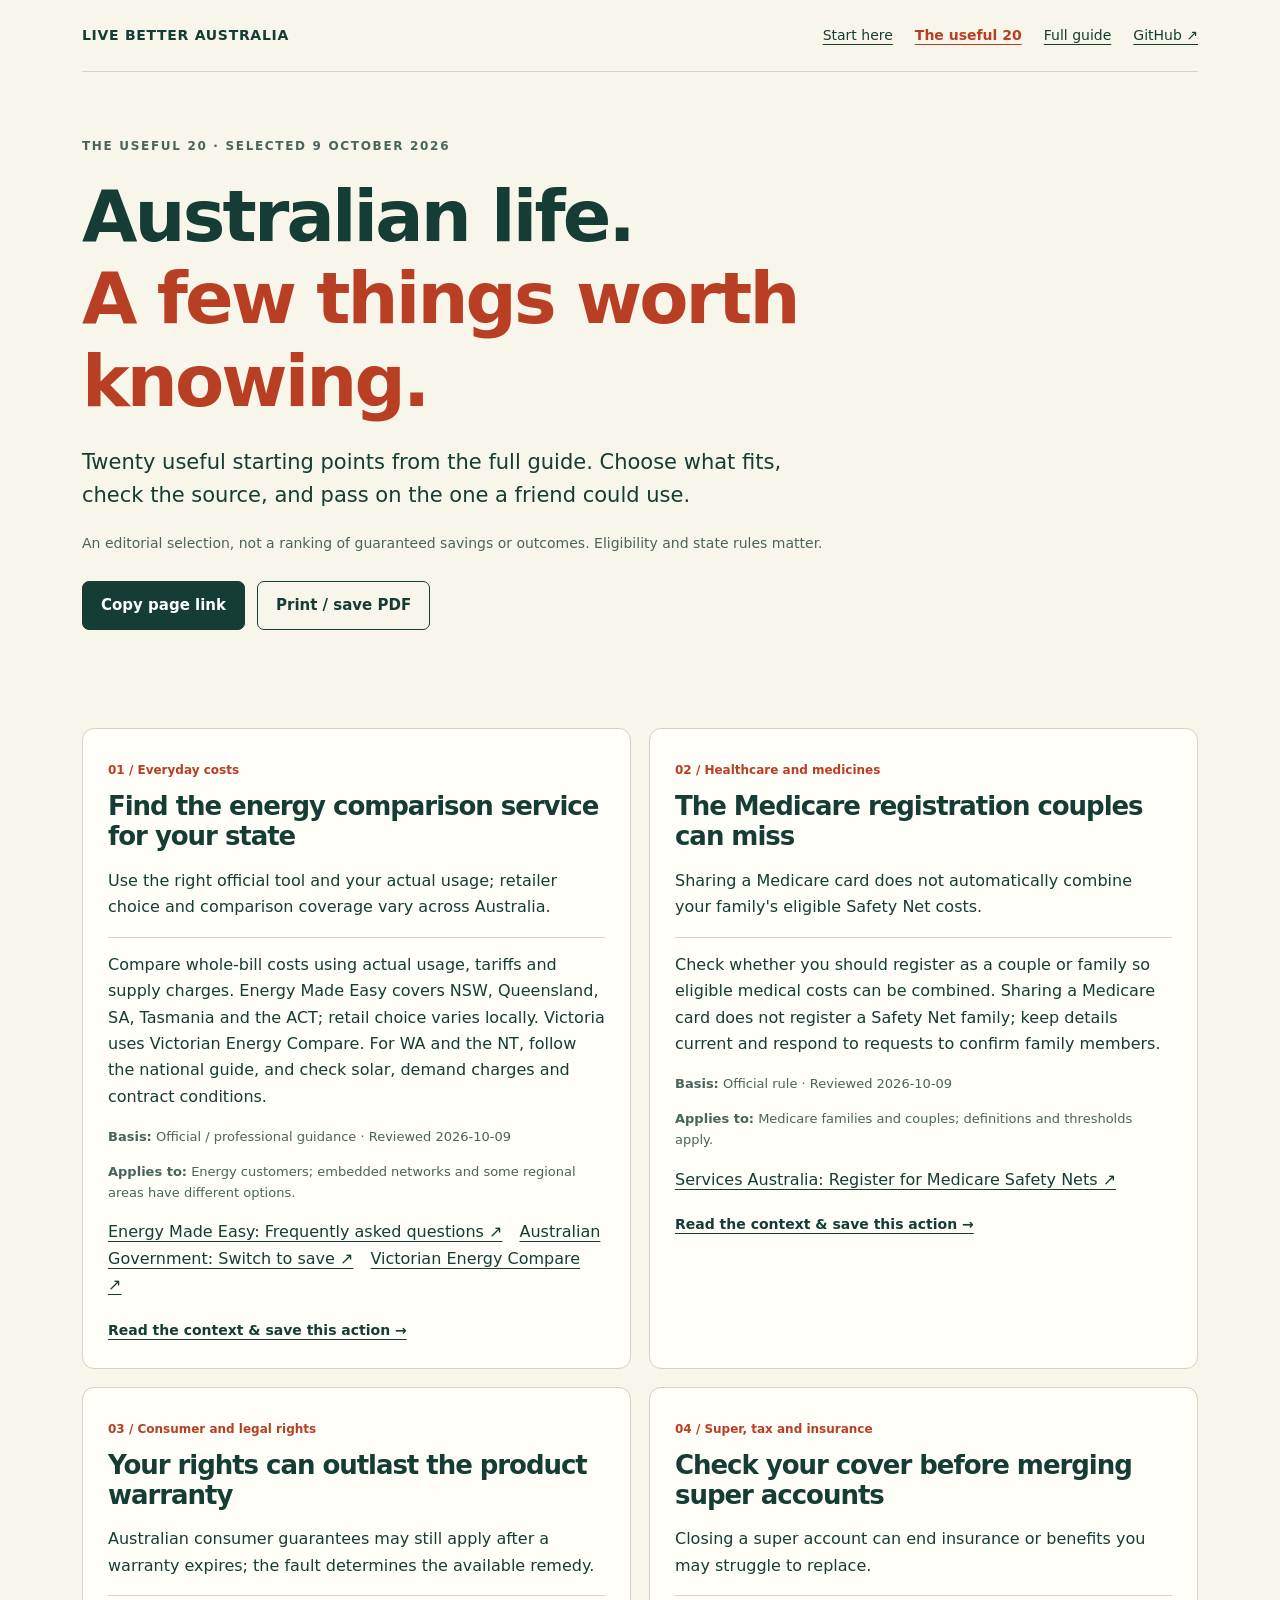
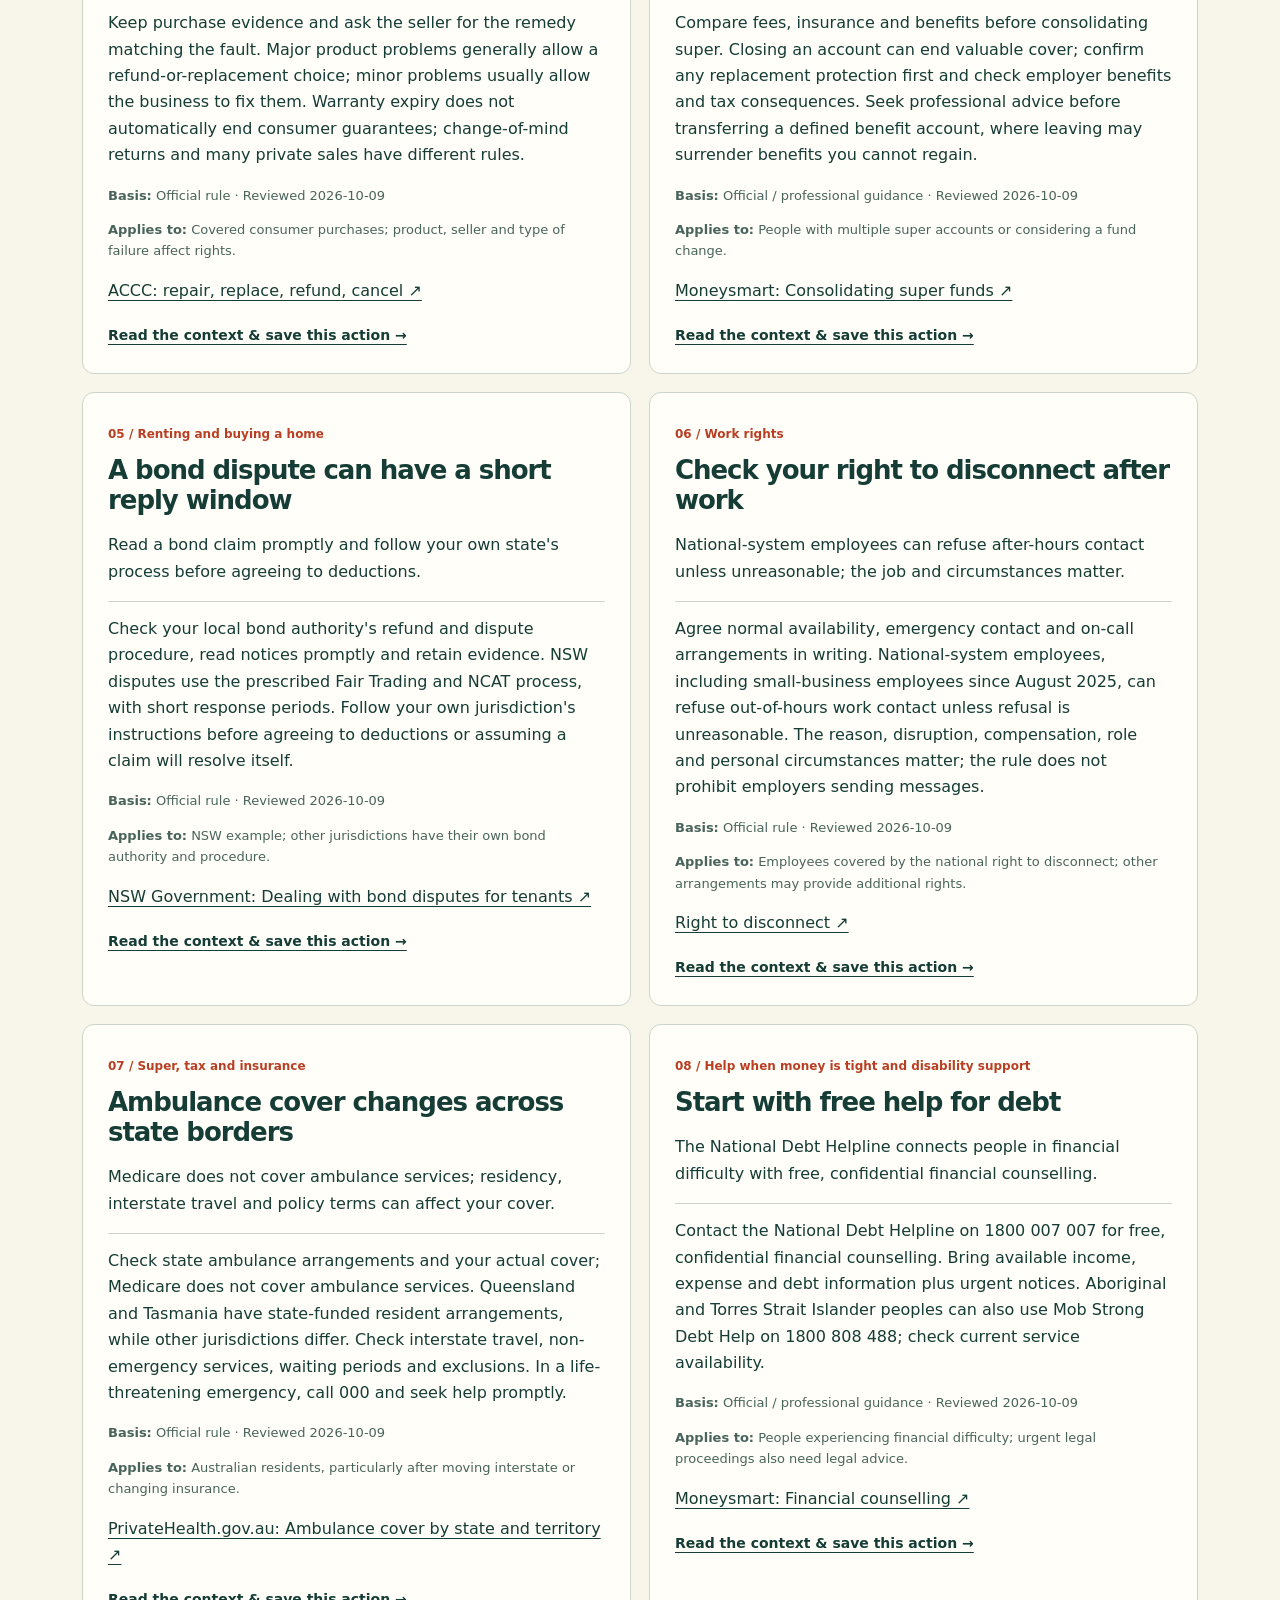
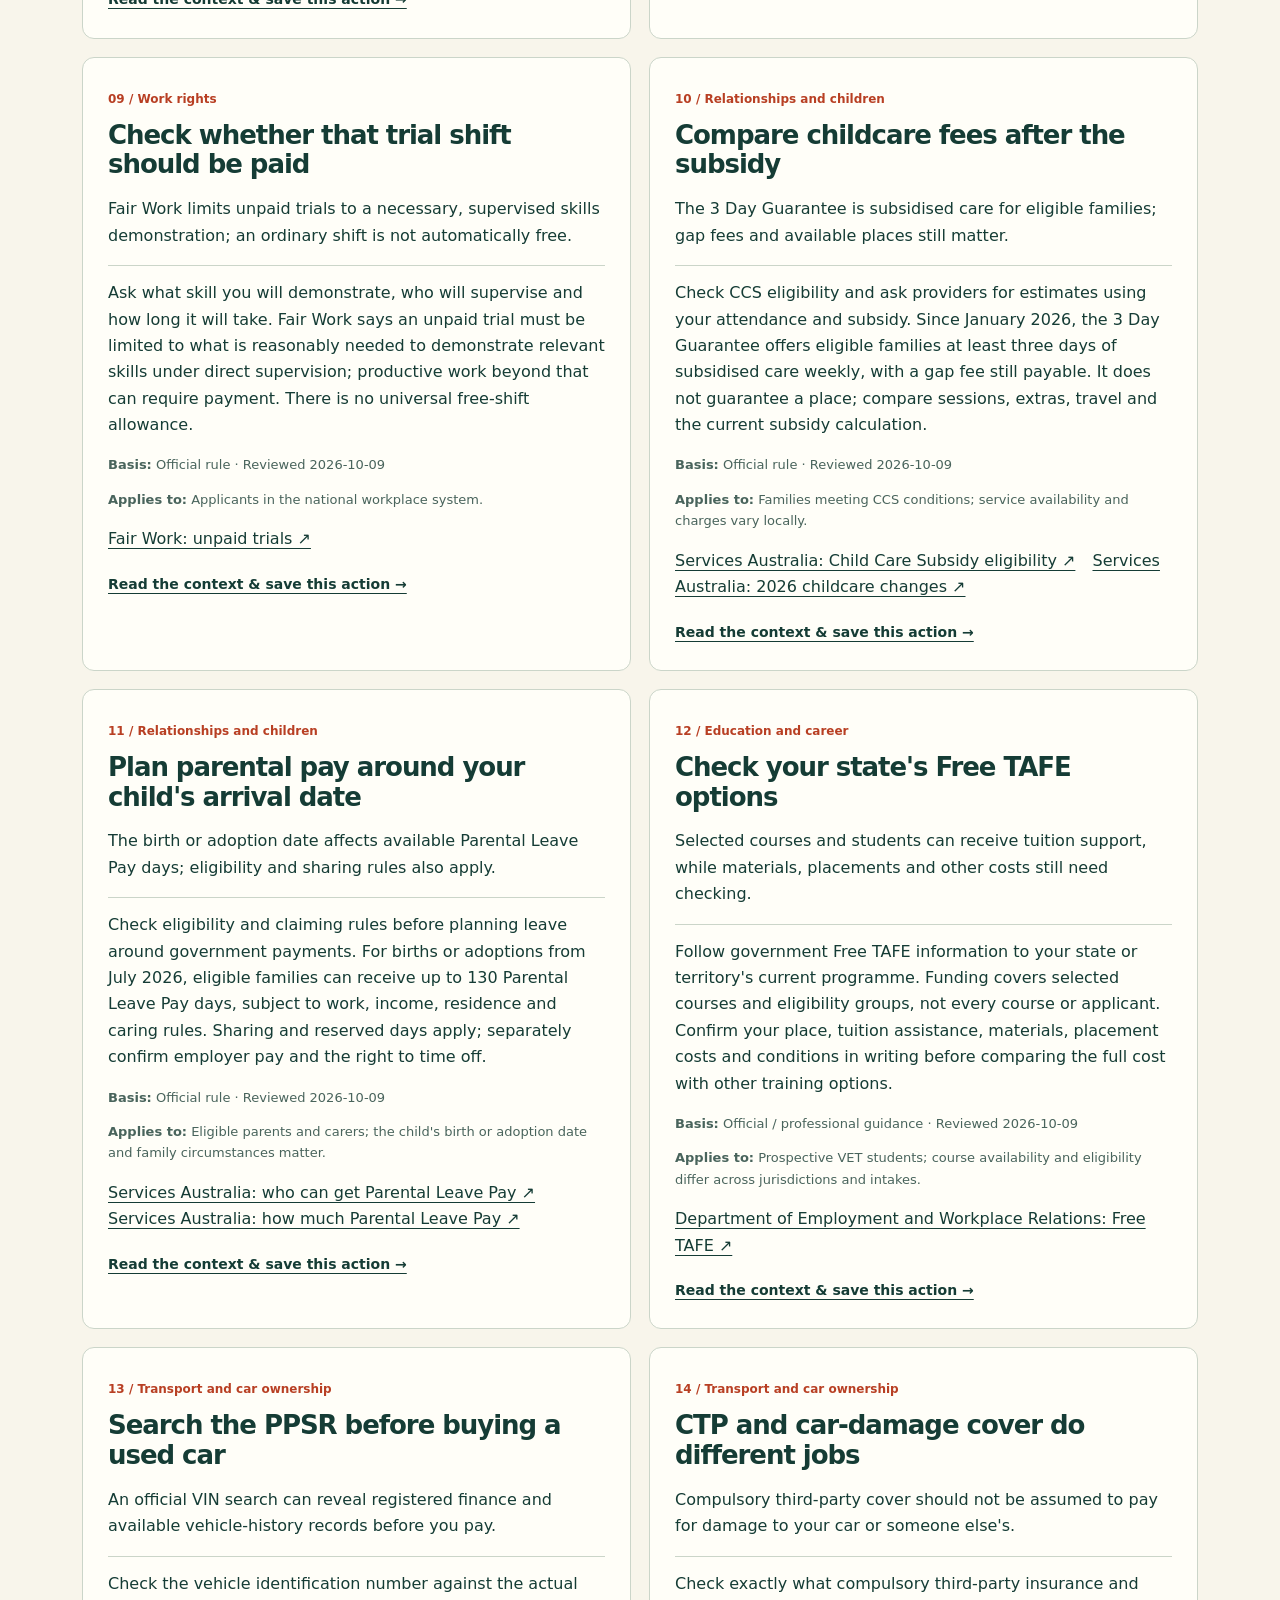
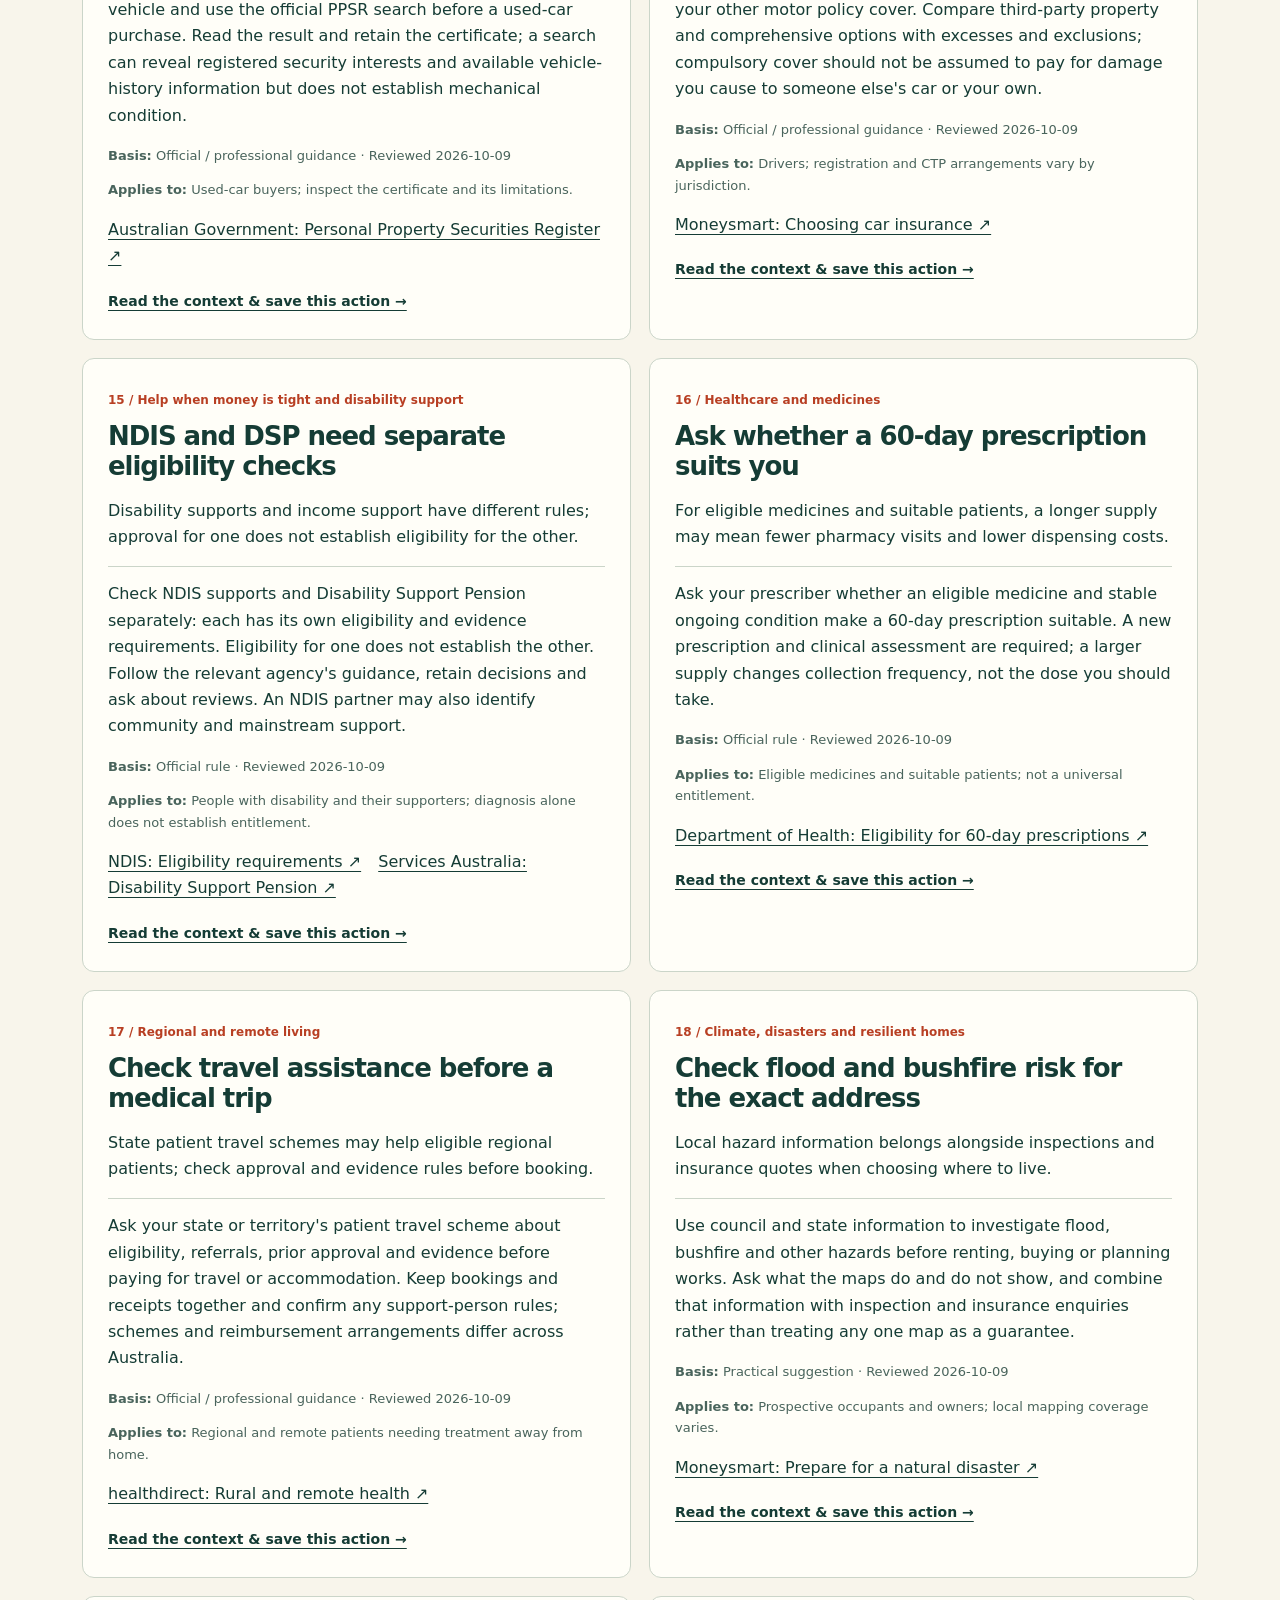
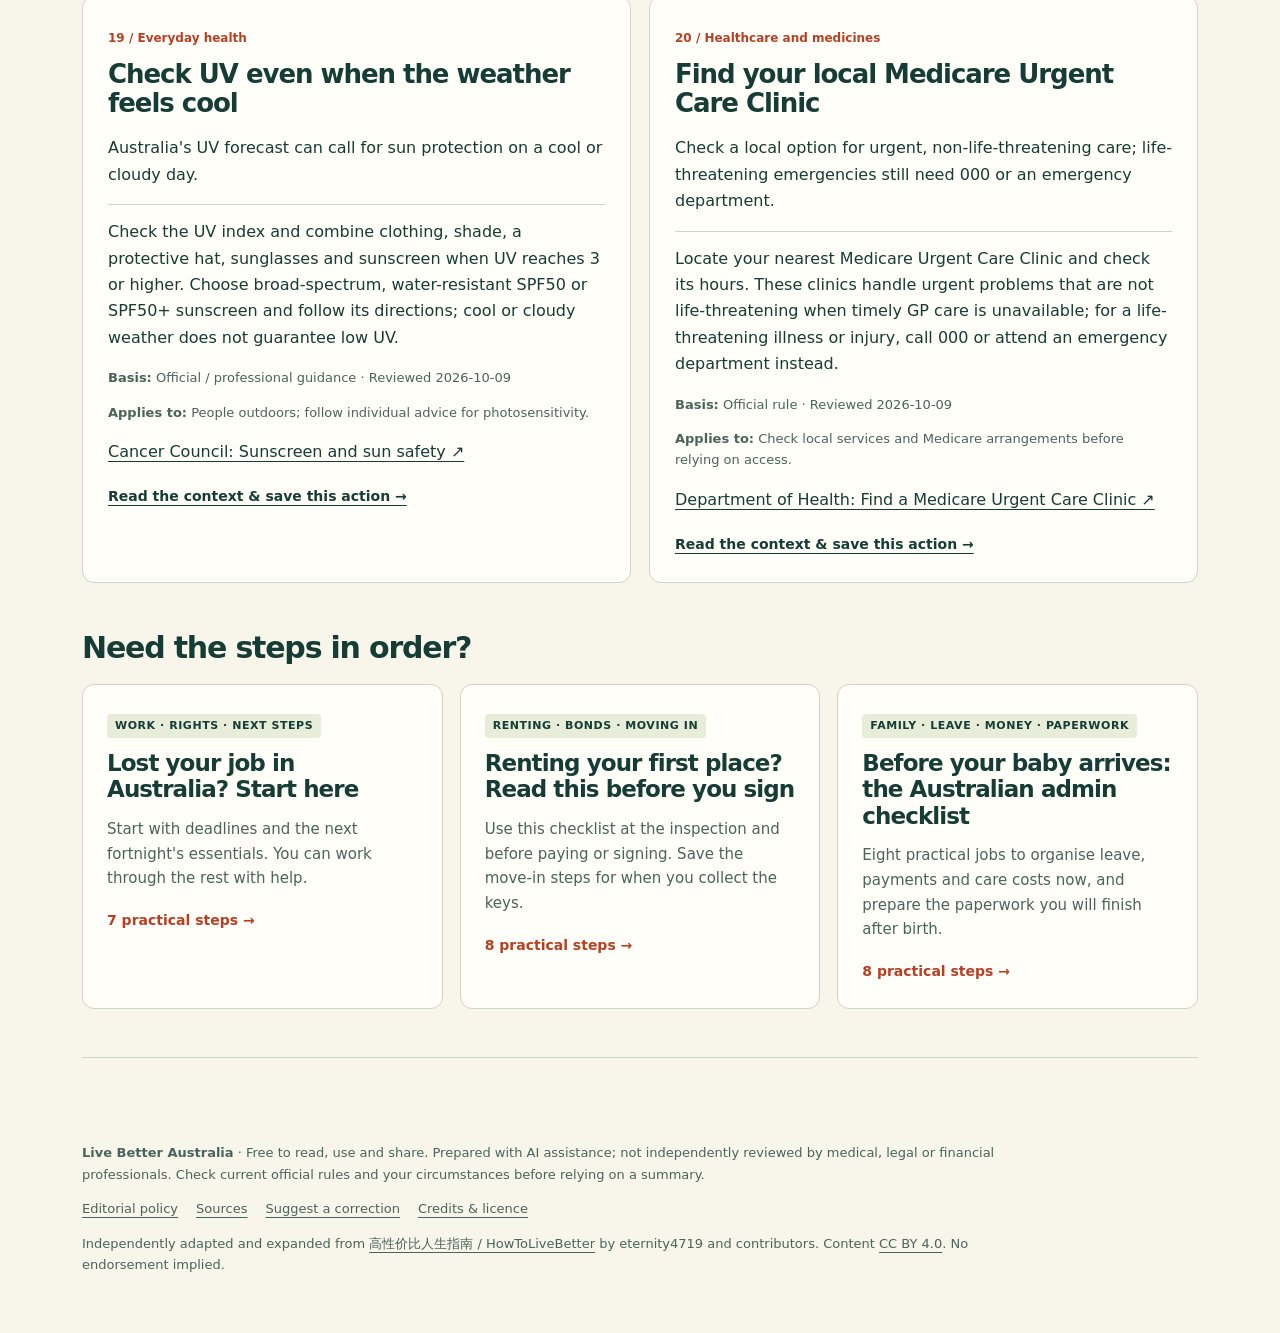
<file: 20-useful-things.html>
<!doctype html><html lang="en-AU"><head><meta charset="utf-8"><meta name="viewport" content="width=device-width,initial-scale=1"><title>20 useful things to know in Australia — Live Better Australia</title><meta name="description" content="A practical starting point for bills, work, housing, healthcare and family admin, with Australian sources and scope notes."><link rel="canonical" href="https://gerrygao1995-coder.github.io/live-better-australia/20-useful-things.html"><meta property="og:type" content="website"><meta property="og:locale" content="en_AU"><meta property="og:title" content="20 useful things to know in Australia"><meta property="og:description" content="A practical starting point for bills, work, housing, healthcare and family admin, with Australian sources and scope notes."><meta property="og:url" content="https://gerrygao1995-coder.github.io/live-better-australia/20-useful-things.html"><meta property="og:image" content="https://gerrygao1995-coder.github.io/live-better-australia/social-preview.png"><meta name="twitter:card" content="summary_large_image"><link rel="stylesheet" href="site.css"></head><body data-page=""><a class="skip" href="#main">Skip to content</a><div class="wrap"><nav class="nav" aria-label="Main navigation"><a class="brand" href="index.html">LIVE BETTER AUSTRALIA</a><div class="nav-links"><a href="start-here.html" >Start here</a><a href="20-useful-things.html" aria-current="page">The useful 20</a><a href="index.html#explore">Full guide</a><a href="https://github.com/gerrygao1995-coder/live-better-australia">GitHub ↗</a></div></nav><main id="main"><header class="hero"><div class="eyebrow">The useful 20 · Selected 9 October 2026</div><h1>Australian life.<br><em>A few things worth knowing.</em></h1><p class="lede">Twenty useful starting points from the full guide. Choose what fits, check the source, and pass on the one a friend could use.</p><p class="note">An editorial selection, not a ranking of guaranteed savings or outcomes. Eligibility and state rules matter.</p><div class="buttons no-print"><button class="button" id="share" type="button">Copy page link</button><button class="button secondary" type="button" data-print>Print / save PDF</button></div><p id="share-status" class="status" role="status" aria-live="polite"></p><input id="share-url" class="copy-field" aria-label="Page link to copy" readonly hidden value="https://gerrygao1995-coder.github.io/live-better-australia/20-useful-things.html"></header><div class="featured-grid"><article class="feature" id="au-0075"><span class="number">01 / Everyday costs</span><h2>Find the energy comparison service for your state</h2><p>Use the right official tool and your actual usage; retailer choice and comparison coverage vary across Australia.</p><p class="action">Compare whole-bill costs using actual usage, tariffs and supply charges. Energy Made Easy covers NSW, Queensland, SA, Tasmania and the ACT; retail choice varies locally. Victoria uses Victorian Energy Compare. For WA and the NT, follow the national guide, and check solar, demand charges and contract conditions.</p><p class="scope"><strong>Basis:</strong> Official / professional guidance · Reviewed 2026-10-09</p><p class="scope"><strong>Applies to:</strong> Energy customers; embedded networks and some regional areas have different options.</p><p class="source-links"><a href="https://www.energymadeeasy.gov.au/frequently-asked-questions">Energy Made Easy: Frequently asked questions ↗</a> <a href="https://www.energy.gov.au/households/find-the-best-energy-deal">Australian Government: Switch to save ↗</a> <a href="https://compare.energy.vic.gov.au/">Victorian Energy Compare ↗</a></p><a class="read" href="index.html#au-0075">Read the context & save this action →</a></article><article class="feature" id="au-0038"><span class="number">02 / Healthcare and medicines</span><h2>The Medicare registration couples can miss</h2><p>Sharing a Medicare card does not automatically combine your family&#39;s eligible Safety Net costs.</p><p class="action">Check whether you should register as a couple or family so eligible medical costs can be combined. Sharing a Medicare card does not register a Safety Net family; keep details current and respond to requests to confirm family members.</p><p class="scope"><strong>Basis:</strong> Official rule · Reviewed 2026-10-09</p><p class="scope"><strong>Applies to:</strong> Medicare families and couples; definitions and thresholds apply.</p><p class="source-links"><a href="https://www.servicesaustralia.gov.au/how-to-register-for-medicare-safety-nets?context=22001">Services Australia: Register for Medicare Safety Nets ↗</a></p><a class="read" href="index.html#au-0038">Read the context & save this action →</a></article><article class="feature" id="au-0235"><span class="number">03 / Consumer and legal rights</span><h2>Your rights can outlast the product warranty</h2><p>Australian consumer guarantees may still apply after a warranty expires; the fault determines the available remedy.</p><p class="action">Keep purchase evidence and ask the seller for the remedy matching the fault. Major product problems generally allow a refund-or-replacement choice; minor problems usually allow the business to fix them. Warranty expiry does not automatically end consumer guarantees; change-of-mind returns and many private sales have different rules.</p><p class="scope"><strong>Basis:</strong> Official rule · Reviewed 2026-10-09</p><p class="scope"><strong>Applies to:</strong> Covered consumer purchases; product, seller and type of failure affect rights.</p><p class="source-links"><a href="https://www.accc.gov.au/consumers/problem-with-a-product-or-service-you-bought/repair-replace-refund-cancel">ACCC: repair, replace, refund, cancel ↗</a></p><a class="read" href="index.html#au-0235">Read the context & save this action →</a></article><article class="feature" id="au-0128"><span class="number">04 / Super, tax and insurance</span><h2>Check your cover before merging super accounts</h2><p>Closing a super account can end insurance or benefits you may struggle to replace.</p><p class="action">Compare fees, insurance and benefits before consolidating super. Closing an account can end valuable cover; confirm any replacement protection first and check employer benefits and tax consequences. Seek professional advice before transferring a defined benefit account, where leaving may surrender benefits you cannot regain.</p><p class="scope"><strong>Basis:</strong> Official / professional guidance · Reviewed 2026-10-09</p><p class="scope"><strong>Applies to:</strong> People with multiple super accounts or considering a fund change.</p><p class="source-links"><a href="https://moneysmart.gov.au/how-super-works/consolidating-super-funds">Moneysmart: Consolidating super funds ↗</a></p><a class="read" href="index.html#au-0128">Read the context & save this action →</a></article><article class="feature" id="au-0094"><span class="number">05 / Renting and buying a home</span><h2>A bond dispute can have a short reply window</h2><p>Read a bond claim promptly and follow your own state&#39;s process before agreeing to deductions.</p><p class="action">Check your local bond authority&#39;s refund and dispute procedure, read notices promptly and retain evidence. NSW disputes use the prescribed Fair Trading and NCAT process, with short response periods. Follow your own jurisdiction&#39;s instructions before agreeing to deductions or assuming a claim will resolve itself.</p><p class="scope"><strong>Basis:</strong> Official rule · Reviewed 2026-10-09</p><p class="scope"><strong>Applies to:</strong> NSW example; other jurisdictions have their own bond authority and procedure.</p><p class="source-links"><a href="https://www.nsw.gov.au/housing-and-construction/renting-a-place-to-live/residential-rental-bonds/dealing-bond-disputes-for-tenants">NSW Government: Dealing with bond disputes for tenants ↗</a></p><a class="read" href="index.html#au-0094">Read the context & save this action →</a></article><article class="feature" id="au-0168"><span class="number">06 / Work rights</span><h2>Check your right to disconnect after work</h2><p>National-system employees can refuse after-hours contact unless unreasonable; the job and circumstances matter.</p><p class="action">Agree normal availability, emergency contact and on-call arrangements in writing. National-system employees, including small-business employees since August 2025, can refuse out-of-hours work contact unless refusal is unreasonable. The reason, disruption, compensation, role and personal circumstances matter; the rule does not prohibit employers sending messages.</p><p class="scope"><strong>Basis:</strong> Official rule · Reviewed 2026-10-09</p><p class="scope"><strong>Applies to:</strong> Employees covered by the national right to disconnect; other arrangements may provide additional rights.</p><p class="source-links"><a href="https://www.fairwork.gov.au/employment-conditions/right-to-disconnect">Right to disconnect ↗</a></p><a class="read" href="index.html#au-0168">Read the context & save this action →</a></article><article class="feature" id="au-0132"><span class="number">07 / Super, tax and insurance</span><h2>Ambulance cover changes across state borders</h2><p>Medicare does not cover ambulance services; residency, interstate travel and policy terms can affect your cover.</p><p class="action">Check state ambulance arrangements and your actual cover; Medicare does not cover ambulance services. Queensland and Tasmania have state-funded resident arrangements, while other jurisdictions differ. Check interstate travel, non-emergency services, waiting periods and exclusions. In a life-threatening emergency, call 000 and seek help promptly.</p><p class="scope"><strong>Basis:</strong> Official rule · Reviewed 2026-10-09</p><p class="scope"><strong>Applies to:</strong> Australian residents, particularly after moving interstate or changing insurance.</p><p class="source-links"><a href="https://privatehealth.gov.au/health_insurance/what_is_covered/ambulance.htm">PrivateHealth.gov.au: Ambulance cover by state and territory ↗</a></p><a class="read" href="index.html#au-0132">Read the context & save this action →</a></article><article class="feature" id="au-0148"><span class="number">08 / Help when money is tight and disability support</span><h2>Start with free help for debt</h2><p>The National Debt Helpline connects people in financial difficulty with free, confidential financial counselling.</p><p class="action">Contact the National Debt Helpline on 1800 007 007 for free, confidential financial counselling. Bring available income, expense and debt information plus urgent notices. Aboriginal and Torres Strait Islander peoples can also use Mob Strong Debt Help on 1800 808 488; check current service availability.</p><p class="scope"><strong>Basis:</strong> Official / professional guidance · Reviewed 2026-10-09</p><p class="scope"><strong>Applies to:</strong> People experiencing financial difficulty; urgent legal proceedings also need legal advice.</p><p class="source-links"><a href="https://moneysmart.gov.au/managing-debt/financial-counselling">Moneysmart: Financial counselling ↗</a></p><a class="read" href="index.html#au-0148">Read the context & save this action →</a></article><article class="feature" id="au-0171"><span class="number">09 / Work rights</span><h2>Check whether that trial shift should be paid</h2><p>Fair Work limits unpaid trials to a necessary, supervised skills demonstration; an ordinary shift is not automatically free.</p><p class="action">Ask what skill you will demonstrate, who will supervise and how long it will take. Fair Work says an unpaid trial must be limited to what is reasonably needed to demonstrate relevant skills under direct supervision; productive work beyond that can require payment. There is no universal free-shift allowance.</p><p class="scope"><strong>Basis:</strong> Official rule · Reviewed 2026-10-09</p><p class="scope"><strong>Applies to:</strong> Applicants in the national workplace system.</p><p class="source-links"><a href="https://www.fairwork.gov.au/starting-employment/unpaid-work/unpaid-trials">Fair Work: unpaid trials ↗</a></p><a class="read" href="index.html#au-0171">Read the context & save this action →</a></article><article class="feature" id="au-0202"><span class="number">10 / Relationships and children</span><h2>Compare childcare fees after the subsidy</h2><p>The 3 Day Guarantee is subsidised care for eligible families; gap fees and available places still matter.</p><p class="action">Check CCS eligibility and ask providers for estimates using your attendance and subsidy. Since January 2026, the 3 Day Guarantee offers eligible families at least three days of subsidised care weekly, with a gap fee still payable. It does not guarantee a place; compare sessions, extras, travel and the current subsidy calculation.</p><p class="scope"><strong>Basis:</strong> Official rule · Reviewed 2026-10-09</p><p class="scope"><strong>Applies to:</strong> Families meeting CCS conditions; service availability and charges vary locally.</p><p class="source-links"><a href="https://www.servicesaustralia.gov.au/who-can-get-child-care-subsidy?context=41186">Services Australia: Child Care Subsidy eligibility ↗</a> <a href="https://www.servicesaustralia.gov.au/hank-jongens-january-column-1-january-changes-to-child-care">Services Australia: 2026 childcare changes ↗</a></p><a class="read" href="index.html#au-0202">Read the context & save this action →</a></article><article class="feature" id="au-0201"><span class="number">11 / Relationships and children</span><h2>Plan parental pay around your child&#39;s arrival date</h2><p>The birth or adoption date affects available Parental Leave Pay days; eligibility and sharing rules also apply.</p><p class="action">Check eligibility and claiming rules before planning leave around government payments. For births or adoptions from July 2026, eligible families can receive up to 130 Parental Leave Pay days, subject to work, income, residence and caring rules. Sharing and reserved days apply; separately confirm employer pay and the right to time off.</p><p class="scope"><strong>Basis:</strong> Official rule · Reviewed 2026-10-09</p><p class="scope"><strong>Applies to:</strong> Eligible parents and carers; the child&#39;s birth or adoption date and family circumstances matter.</p><p class="source-links"><a href="https://www.servicesaustralia.gov.au/who-can-get-parental-leave-pay?context=64479">Services Australia: who can get Parental Leave Pay ↗</a> <a href="https://www.servicesaustralia.gov.au/how-much-parental-leave-pay-you-can-get?context=64479">Services Australia: how much Parental Leave Pay ↗</a></p><a class="read" href="index.html#au-0201">Read the context & save this action →</a></article><article class="feature" id="au-0181"><span class="number">12 / Education and career</span><h2>Check your state&#39;s Free TAFE options</h2><p>Selected courses and students can receive tuition support, while materials, placements and other costs still need checking.</p><p class="action">Follow government Free TAFE information to your state or territory&#39;s current programme. Funding covers selected courses and eligibility groups, not every course or applicant. Confirm your place, tuition assistance, materials, placement costs and conditions in writing before comparing the full cost with other training options.</p><p class="scope"><strong>Basis:</strong> Official / professional guidance · Reviewed 2026-10-09</p><p class="scope"><strong>Applies to:</strong> Prospective VET students; course availability and eligibility differ across jurisdictions and intakes.</p><p class="source-links"><a href="https://www.dewr.gov.au/skills-reform/free-tafe">Department of Employment and Workplace Relations: Free TAFE ↗</a></p><a class="read" href="index.html#au-0181">Read the context & save this action →</a></article><article class="feature" id="au-0435"><span class="number">13 / Transport and car ownership</span><h2>Search the PPSR before buying a used car</h2><p>An official VIN search can reveal registered finance and available vehicle-history records before you pay.</p><p class="action">Check the vehicle identification number against the actual vehicle and use the official PPSR search before a used-car purchase. Read the result and retain the certificate; a search can reveal registered security interests and available vehicle-history information but does not establish mechanical condition.</p><p class="scope"><strong>Basis:</strong> Official / professional guidance · Reviewed 2026-10-09</p><p class="scope"><strong>Applies to:</strong> Used-car buyers; inspect the certificate and its limitations.</p><p class="source-links"><a href="https://www.ppsr.gov.au/">Australian Government: Personal Property Securities Register ↗</a></p><a class="read" href="index.html#au-0435">Read the context & save this action →</a></article><article class="feature" id="au-0437"><span class="number">14 / Transport and car ownership</span><h2>CTP and car-damage cover do different jobs</h2><p>Compulsory third-party cover should not be assumed to pay for damage to your car or someone else&#39;s.</p><p class="action">Check exactly what compulsory third-party insurance and your other motor policy cover. Compare third-party property and comprehensive options with excesses and exclusions; compulsory cover should not be assumed to pay for damage you cause to someone else&#39;s car or your own.</p><p class="scope"><strong>Basis:</strong> Official / professional guidance · Reviewed 2026-10-09</p><p class="scope"><strong>Applies to:</strong> Drivers; registration and CTP arrangements vary by jurisdiction.</p><p class="source-links"><a href="https://moneysmart.gov.au/car-insurance/choosing-car-insurance">Moneysmart: Choosing car insurance ↗</a></p><a class="read" href="index.html#au-0437">Read the context & save this action →</a></article><article class="feature" id="au-0150"><span class="number">15 / Help when money is tight and disability support</span><h2>NDIS and DSP need separate eligibility checks</h2><p>Disability supports and income support have different rules; approval for one does not establish eligibility for the other.</p><p class="action">Check NDIS supports and Disability Support Pension separately: each has its own eligibility and evidence requirements. Eligibility for one does not establish the other. Follow the relevant agency&#39;s guidance, retain decisions and ask about reviews. An NDIS partner may also identify community and mainstream support.</p><p class="scope"><strong>Basis:</strong> Official rule · Reviewed 2026-10-09</p><p class="scope"><strong>Applies to:</strong> People with disability and their supporters; diagnosis alone does not establish entitlement.</p><p class="source-links"><a href="https://ndis.gov.au/applying/eligibility-requirements/what-are-ndis-eligibility-requirements">NDIS: Eligibility requirements ↗</a> <a href="https://www.servicesaustralia.gov.au/disability-support-pension">Services Australia: Disability Support Pension ↗</a></p><a class="read" href="index.html#au-0150">Read the context & save this action →</a></article><article class="feature" id="au-0041"><span class="number">16 / Healthcare and medicines</span><h2>Ask whether a 60-day prescription suits you</h2><p>For eligible medicines and suitable patients, a longer supply may mean fewer pharmacy visits and lower dispensing costs.</p><p class="action">Ask your prescriber whether an eligible medicine and stable ongoing condition make a 60-day prescription suitable. A new prescription and clinical assessment are required; a larger supply changes collection frequency, not the dose you should take.</p><p class="scope"><strong>Basis:</strong> Official rule · Reviewed 2026-10-09</p><p class="scope"><strong>Applies to:</strong> Eligible medicines and suitable patients; not a universal entitlement.</p><p class="source-links"><a href="https://www.health.gov.au/cheaper-medicines/60-day-prescriptions">Department of Health: Eligibility for 60-day prescriptions ↗</a></p><a class="read" href="index.html#au-0041">Read the context & save this action →</a></article><article class="feature" id="au-0510"><span class="number">17 / Regional and remote living</span><h2>Check travel assistance before a medical trip</h2><p>State patient travel schemes may help eligible regional patients; check approval and evidence rules before booking.</p><p class="action">Ask your state or territory&#39;s patient travel scheme about eligibility, referrals, prior approval and evidence before paying for travel or accommodation. Keep bookings and receipts together and confirm any support-person rules; schemes and reimbursement arrangements differ across Australia.</p><p class="scope"><strong>Basis:</strong> Official / professional guidance · Reviewed 2026-10-09</p><p class="scope"><strong>Applies to:</strong> Regional and remote patients needing treatment away from home.</p><p class="source-links"><a href="https://www.healthdirect.gov.au/rural-and-remote-health">healthdirect: Rural and remote health ↗</a></p><a class="read" href="index.html#au-0510">Read the context & save this action →</a></article><article class="feature" id="au-0451"><span class="number">18 / Climate, disasters and resilient homes</span><h2>Check flood and bushfire risk for the exact address</h2><p>Local hazard information belongs alongside inspections and insurance quotes when choosing where to live.</p><p class="action">Use council and state information to investigate flood, bushfire and other hazards before renting, buying or planning works. Ask what the maps do and do not show, and combine that information with inspection and insurance enquiries rather than treating any one map as a guarantee.</p><p class="scope"><strong>Basis:</strong> Practical suggestion · Reviewed 2026-10-09</p><p class="scope"><strong>Applies to:</strong> Prospective occupants and owners; local mapping coverage varies.</p><p class="source-links"><a href="https://moneysmart.gov.au/dealing-with-natural-disasters/how-to-prepare-for-a-natural-disaster">Moneysmart: Prepare for a natural disaster ↗</a></p><a class="read" href="index.html#au-0451">Read the context & save this action →</a></article><article class="feature" id="au-0019"><span class="number">19 / Everyday health</span><h2>Check UV even when the weather feels cool</h2><p>Australia&#39;s UV forecast can call for sun protection on a cool or cloudy day.</p><p class="action">Check the UV index and combine clothing, shade, a protective hat, sunglasses and sunscreen when UV reaches 3 or higher. Choose broad-spectrum, water-resistant SPF50 or SPF50+ sunscreen and follow its directions; cool or cloudy weather does not guarantee low UV.</p><p class="scope"><strong>Basis:</strong> Official / professional guidance · Reviewed 2026-10-09</p><p class="scope"><strong>Applies to:</strong> People outdoors; follow individual advice for photosensitivity.</p><p class="source-links"><a href="https://www.cancer.org.au/cancer-information/causes-and-prevention/sun-safety/sunscreen">Cancer Council: Sunscreen and sun safety ↗</a></p><a class="read" href="index.html#au-0019">Read the context & save this action →</a></article><article class="feature" id="au-0047"><span class="number">20 / Healthcare and medicines</span><h2>Find your local Medicare Urgent Care Clinic</h2><p>Check a local option for urgent, non-life-threatening care; life-threatening emergencies still need 000 or an emergency department.</p><p class="action">Locate your nearest Medicare Urgent Care Clinic and check its hours. These clinics handle urgent problems that are not life-threatening when timely GP care is unavailable; for a life-threatening illness or injury, call 000 or attend an emergency department instead.</p><p class="scope"><strong>Basis:</strong> Official rule · Reviewed 2026-10-09</p><p class="scope"><strong>Applies to:</strong> Check local services and Medicare arrangements before relying on access.</p><p class="source-links"><a href="https://www.health.gov.au/find-a-medicare-ucc">Department of Health: Find a Medicare Urgent Care Clinic ↗</a></p><a class="read" href="index.html#au-0047">Read the context & save this action →</a></article></div><section class="section related"><h2>Need the steps in order?</h2><div class="tiles"><a class="tile" href="lost-your-job.html"><span class="pill">WORK · RIGHTS · NEXT STEPS</span><h3>Lost your job in Australia? Start here</h3><p>Start with deadlines and the next fortnight&#39;s essentials. You can work through the rest with help.</p><span class="arrow">7 practical steps →</span></a><a class="tile" href="first-rental.html"><span class="pill">RENTING · BONDS · MOVING IN</span><h3>Renting your first place? Read this before you sign</h3><p>Use this checklist at the inspection and before paying or signing. Save the move-in steps for when you collect the keys.</p><span class="arrow">8 practical steps →</span></a><a class="tile" href="before-baby-arrives.html"><span class="pill">FAMILY · LEAVE · MONEY · PAPERWORK</span><h3>Before your baby arrives: the Australian admin checklist</h3><p>Eight practical jobs to organise leave, payments and care costs now, and prepare the paperwork you will finish after birth.</p><span class="arrow">8 practical steps →</span></a></div></section></main><footer><p><strong>Live Better Australia</strong> · Free to read, use and share. Prepared with AI assistance; not independently reviewed by medical, legal or financial professionals. Check current official rules and your circumstances before relying on a summary.</p><div class="footer-links"><a href="editorial-policy.html">Editorial policy</a><a href="sources.html">Sources</a><a href="contributing.html">Suggest a correction</a><a href="attribution.html">Credits & licence</a></div><p>Independently adapted and expanded from <a href="https://github.com/eternity4719/HowToLiveBetter">高性价比人生指南 / HowToLiveBetter</a> by eternity4719 and contributors. Content <a href="https://creativecommons.org/licenses/by/4.0/">CC BY 4.0</a>. No endorsement implied.</p><p class="print-url">https://gerrygao1995-coder.github.io/live-better-australia/20-useful-things.html</p></footer></div><script>
const shareButton=document.getElementById('share');
if(shareButton)shareButton.addEventListener('click',async()=>{const field=document.getElementById('share-url');const status=document.getElementById('share-status');try{await navigator.clipboard.writeText(field.value);status.textContent='Link copied. Share it with someone who could use it.';}catch{field.hidden=false;field.focus();field.select();status.textContent='Select and copy the link below.';}});
document.querySelectorAll('[data-print]').forEach(b=>b.addEventListener('click',()=>window.print()));
const checks=[...document.querySelectorAll('[data-step]')];
if(checks.length){const key='lba-checklist-'+document.body.dataset.page;const progress=document.getElementById('progress');let persistent=true;const update=()=>{progress.textContent=checks.filter(c=>c.checked).length+' of '+checks.length+' ticked off';};try{const saved=JSON.parse(localStorage.getItem(key)||'[]');if(Array.isArray(saved))checks.forEach(c=>c.checked=saved.includes(c.dataset.step));}catch{persistent=false;}const note=document.getElementById('check-storage');if(!persistent)note.textContent='Ticks last for this visit only in this browser.';checks.forEach(c=>c.addEventListener('change',()=>{update();try{localStorage.setItem(key,JSON.stringify(checks.filter(c=>c.checked).map(c=>c.dataset.step)));}catch{note.textContent='Ticks last for this visit only in this browser.';}}));document.getElementById('clear-checks').addEventListener('click',()=>{checks.forEach(c=>c.checked=false);try{localStorage.removeItem(key);}catch{}update();});update();}
</script></body></html>
</file>
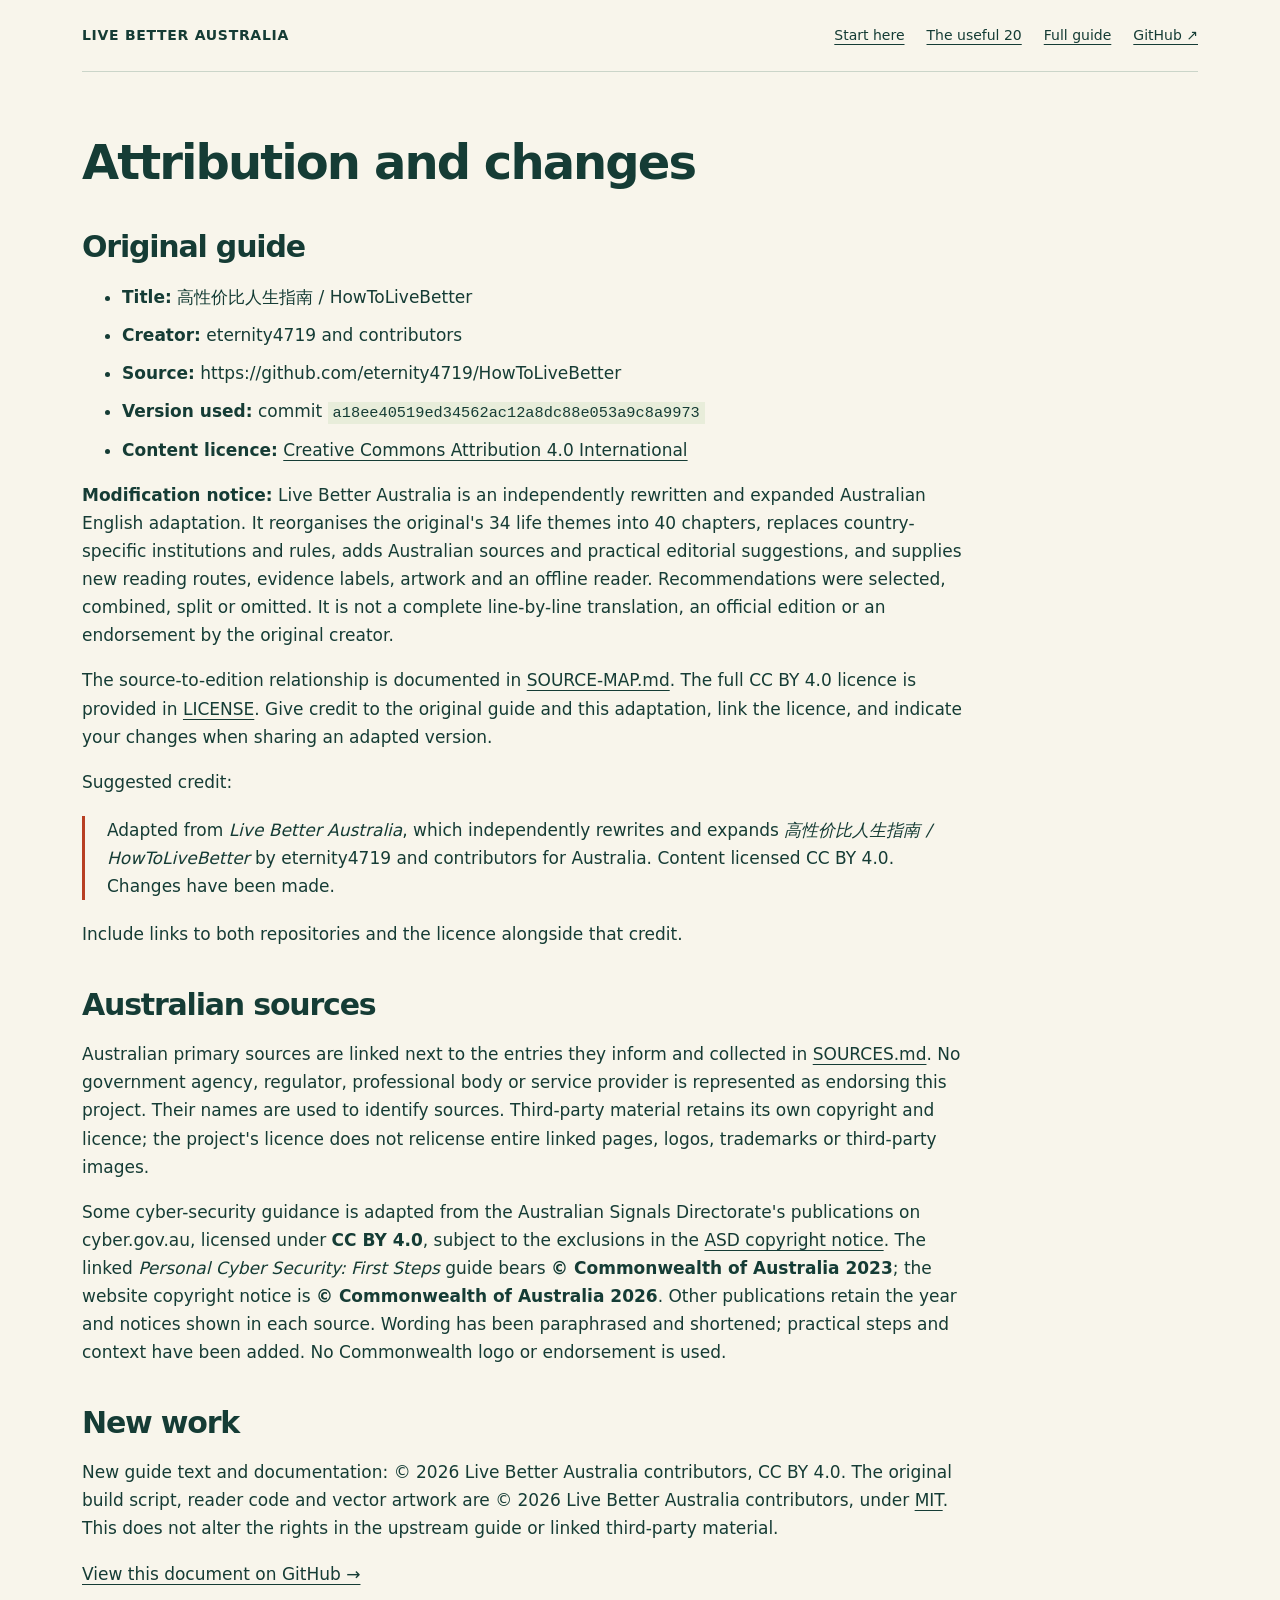
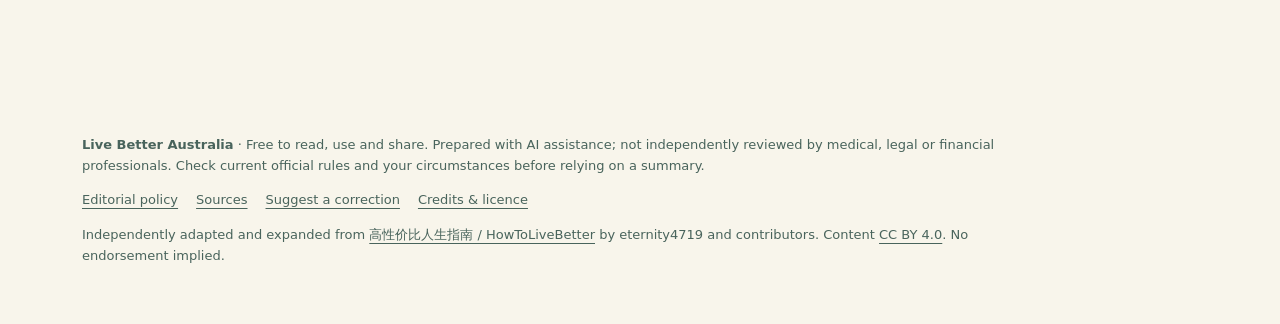
<file: attribution.html>
<!doctype html><html lang="en-AU"><head><meta charset="utf-8"><meta name="viewport" content="width=device-width,initial-scale=1"><title>Attribution and changes — Live Better Australia</title><meta name="description" content="Attribution and changes for Live Better Australia, the free Australian life playbook."><link rel="canonical" href="https://gerrygao1995-coder.github.io/live-better-australia/attribution.html"><meta property="og:type" content="website"><meta property="og:locale" content="en_AU"><meta property="og:title" content="Attribution and changes"><meta property="og:description" content="Attribution and changes for Live Better Australia, the free Australian life playbook."><meta property="og:url" content="https://gerrygao1995-coder.github.io/live-better-australia/attribution.html"><meta property="og:image" content="https://gerrygao1995-coder.github.io/live-better-australia/social-preview.png"><meta name="twitter:card" content="summary_large_image"><link rel="stylesheet" href="site.css"></head><body data-page=""><a class="skip" href="#main">Skip to content</a><div class="wrap"><nav class="nav" aria-label="Main navigation"><a class="brand" href="index.html">LIVE BETTER AUSTRALIA</a><div class="nav-links"><a href="start-here.html" >Start here</a><a href="20-useful-things.html" >The useful 20</a><a href="index.html#explore">Full guide</a><a href="https://github.com/gerrygao1995-coder/live-better-australia">GitHub ↗</a></div></nav><main id="main"><div class="prose"><h1 id="attribution-and-changes">Attribution and changes</h1><h2 id="original-guide">Original guide</h2><ul><li><strong>Title:</strong> 高性价比人生指南 / HowToLiveBetter</li><li><strong>Creator:</strong> eternity4719 and contributors</li><li><strong>Source:</strong> https://github.com/eternity4719/HowToLiveBetter</li><li><strong>Version used:</strong> commit <code>a18ee40519ed34562ac12a8dc88e053a9c8a9973</code></li><li><strong>Content licence:</strong> <a href="https://creativecommons.org/licenses/by/4.0/">Creative Commons Attribution 4.0 International</a></li></ul><p><strong>Modification notice:</strong> Live Better Australia is an independently rewritten and expanded Australian English adaptation. It reorganises the original&#39;s 34 life themes into 40 chapters, replaces country-specific institutions and rules, adds Australian sources and practical editorial suggestions, and supplies new reading routes, evidence labels, artwork and an offline reader. Recommendations were selected, combined, split or omitted. It is not a complete line-by-line translation, an official edition or an endorsement by the original creator.</p><p>The source-to-edition relationship is documented in <a href="source-map.html">SOURCE-MAP.md</a>. The full CC BY 4.0 licence is provided in <a href="LICENSE">LICENSE</a>. Give credit to the original guide and this adaptation, link the licence, and indicate your changes when sharing an adapted version.</p><p>Suggested credit:</p><blockquote>Adapted from <em>Live Better Australia</em>, which independently rewrites and expands <em>高性价比人生指南 / HowToLiveBetter</em> by eternity4719 and contributors for Australia. Content licensed CC BY 4.0. Changes have been made.</blockquote><p>Include links to both repositories and the licence alongside that credit.</p><h2 id="australian-sources">Australian sources</h2><p>Australian primary sources are linked next to the entries they inform and collected in <a href="sources.html">SOURCES.md</a>. No government agency, regulator, professional body or service provider is represented as endorsing this project. Their names are used to identify sources. Third-party material retains its own copyright and licence; the project&#39;s licence does not relicense entire linked pages, logos, trademarks or third-party images.</p><p>Some cyber-security guidance is adapted from the Australian Signals Directorate&#39;s publications on cyber.gov.au, licensed under <strong>CC BY 4.0</strong>, subject to the exclusions in the <a href="https://www.cyber.gov.au/copyright">ASD copyright notice</a>. The linked <em>Personal Cyber Security: First Steps</em> guide bears <strong>© Commonwealth of Australia 2023</strong>; the website copyright notice is <strong>© Commonwealth of Australia 2026</strong>. Other publications retain the year and notices shown in each source. Wording has been paraphrased and shortened; practical steps and context have been added. No Commonwealth logo or endorsement is used.</p><h2 id="new-work">New work</h2><p>New guide text and documentation: © 2026 Live Better Australia contributors, CC BY 4.0. The original build script, reader code and vector artwork are © 2026 Live Better Australia contributors, under <a href="LICENSE-CODE">MIT</a>. This does not alter the rights in the upstream guide or linked third-party material.</p><p class="no-print"><a href="https://github.com/gerrygao1995-coder/live-better-australia/blob/main/ATTRIBUTION.md">View this document on GitHub →</a></p></div></main><footer><p><strong>Live Better Australia</strong> · Free to read, use and share. Prepared with AI assistance; not independently reviewed by medical, legal or financial professionals. Check current official rules and your circumstances before relying on a summary.</p><div class="footer-links"><a href="editorial-policy.html">Editorial policy</a><a href="sources.html">Sources</a><a href="contributing.html">Suggest a correction</a><a href="attribution.html">Credits & licence</a></div><p>Independently adapted and expanded from <a href="https://github.com/eternity4719/HowToLiveBetter">高性价比人生指南 / HowToLiveBetter</a> by eternity4719 and contributors. Content <a href="https://creativecommons.org/licenses/by/4.0/">CC BY 4.0</a>. No endorsement implied.</p><p class="print-url">https://gerrygao1995-coder.github.io/live-better-australia/attribution.html</p></footer></div></body></html>
</file>
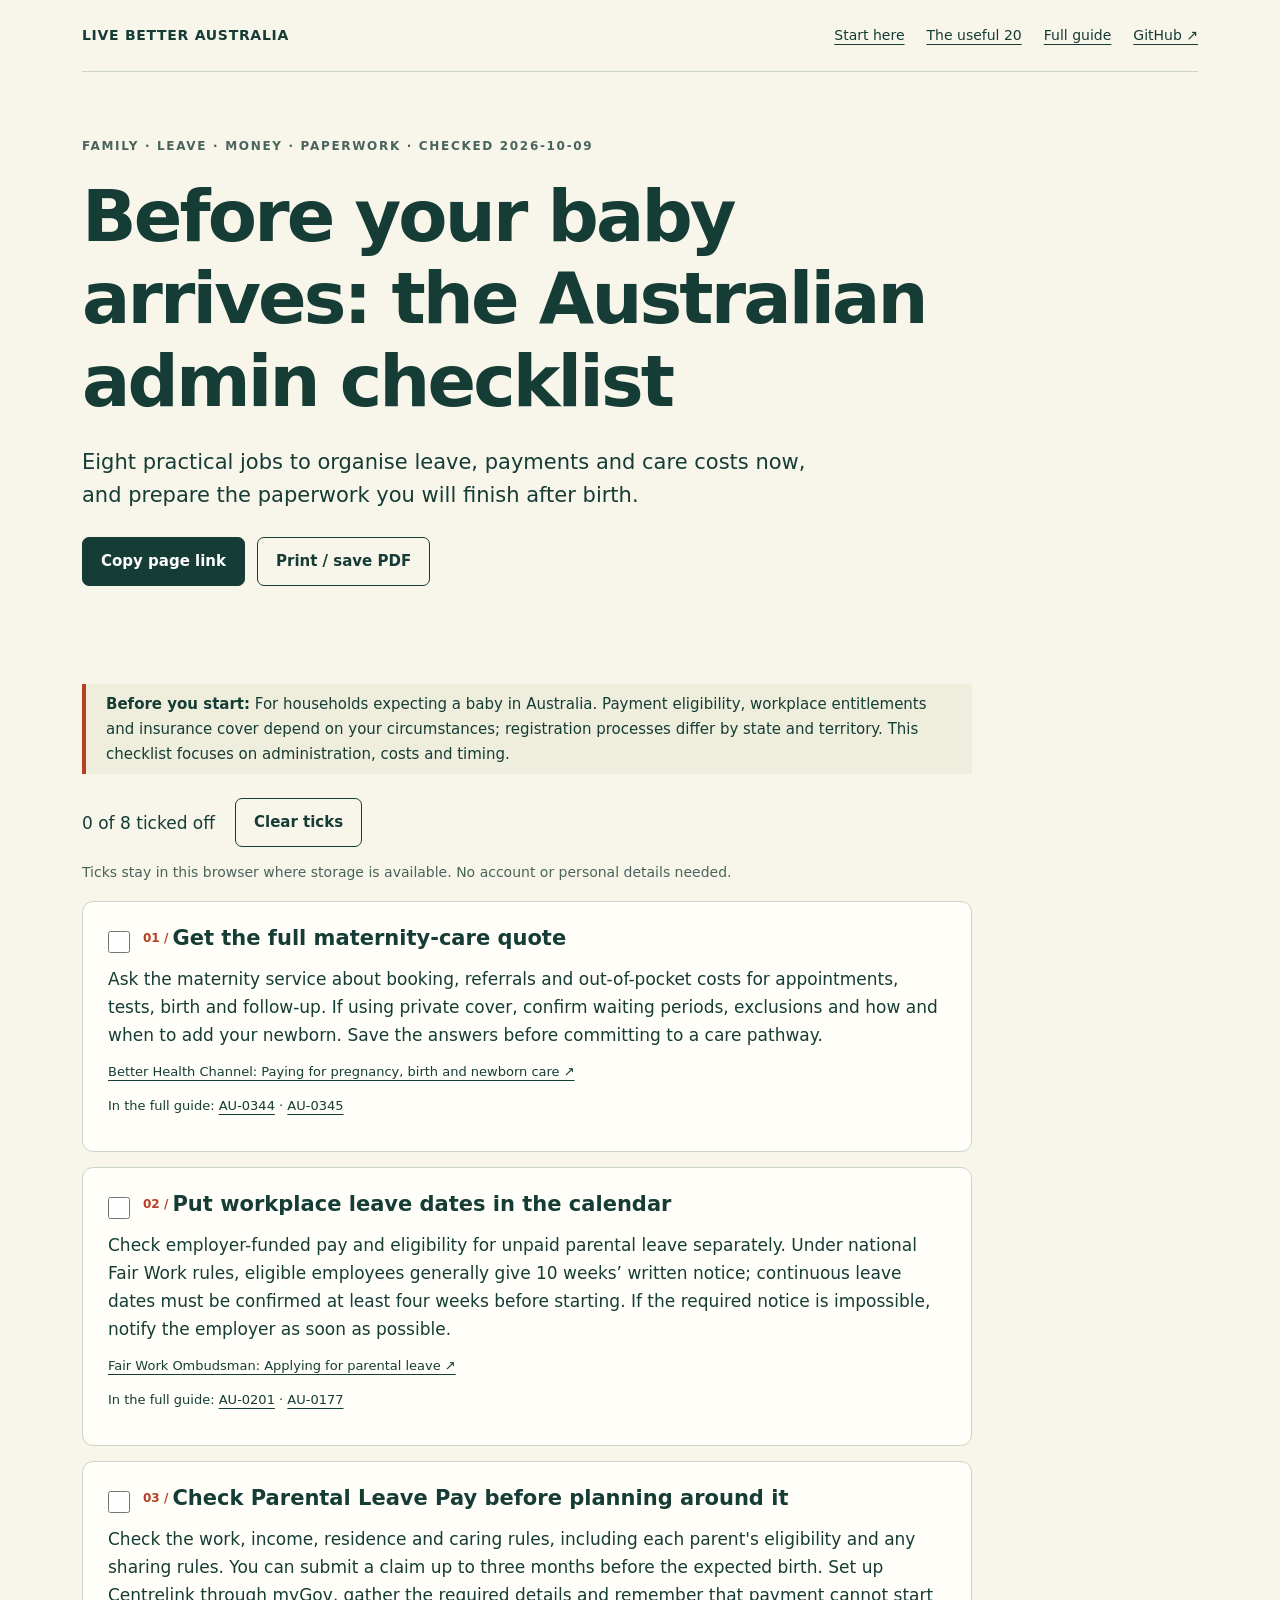
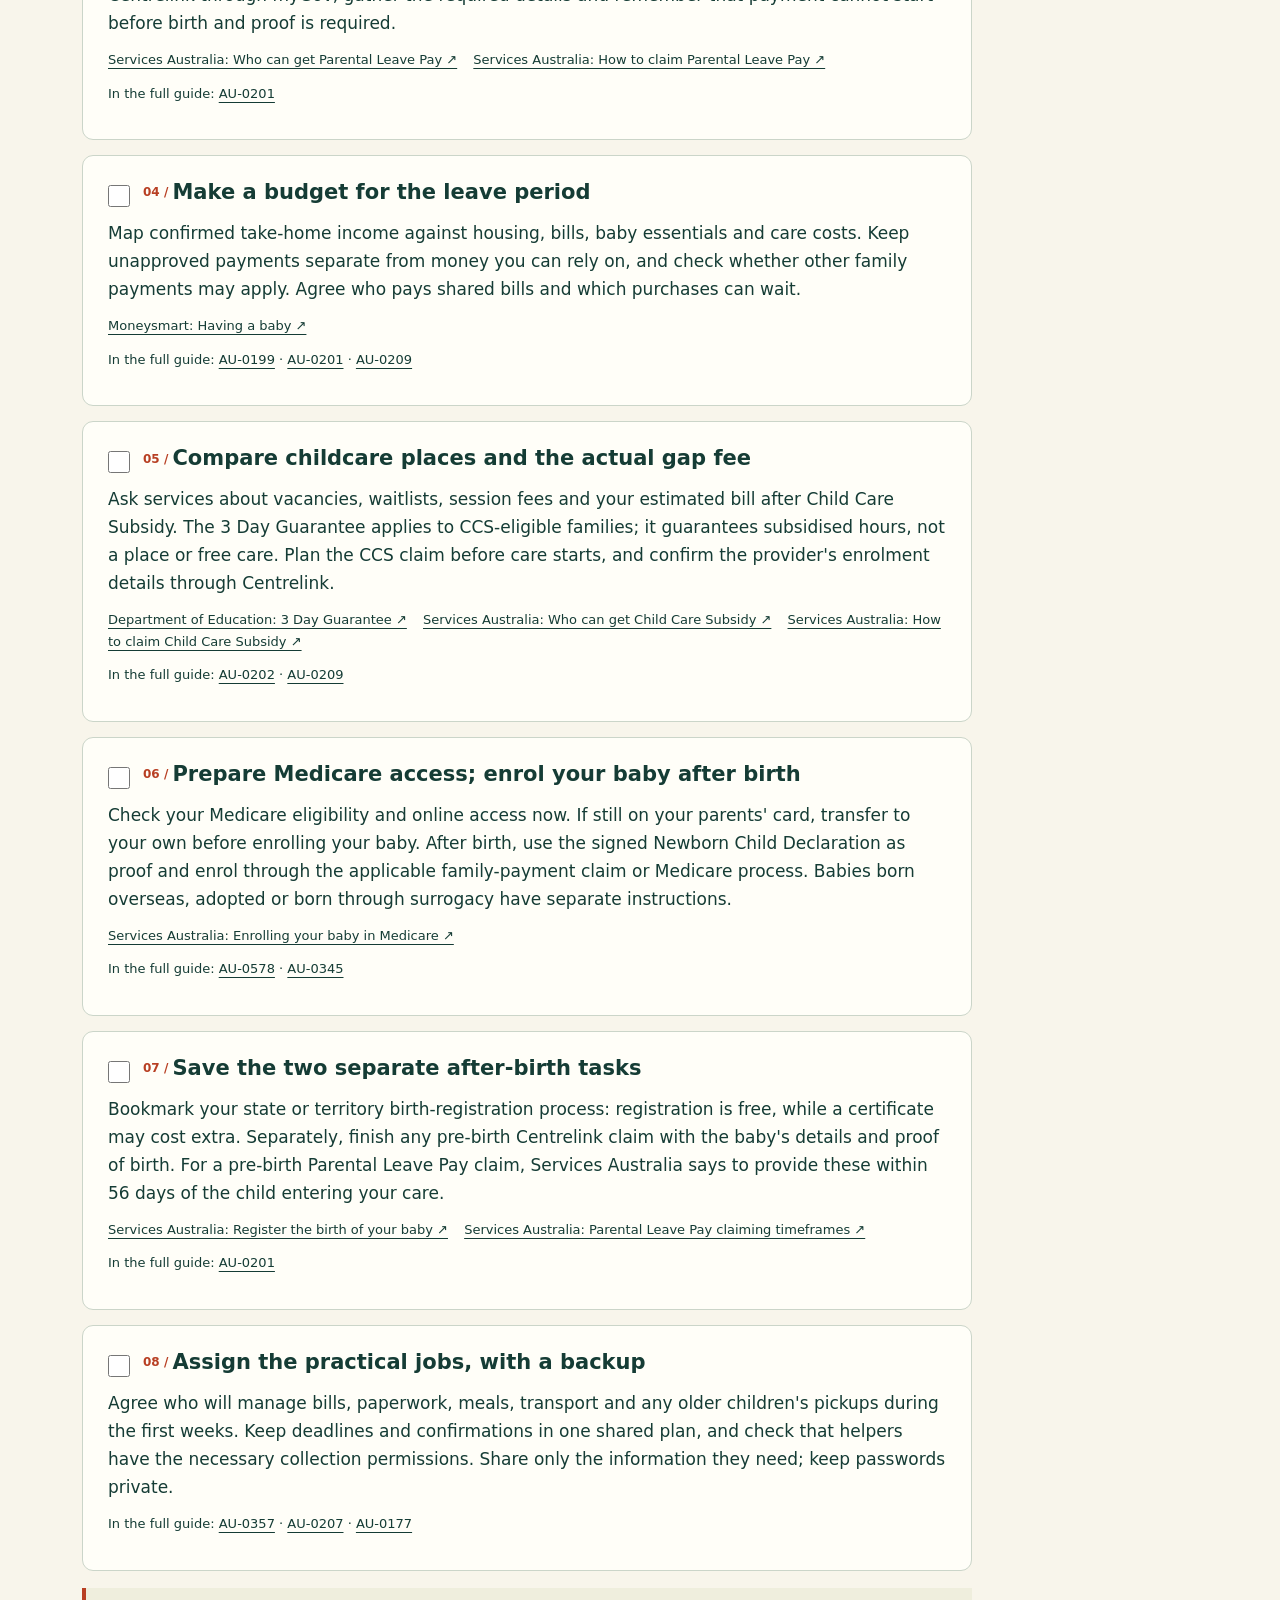
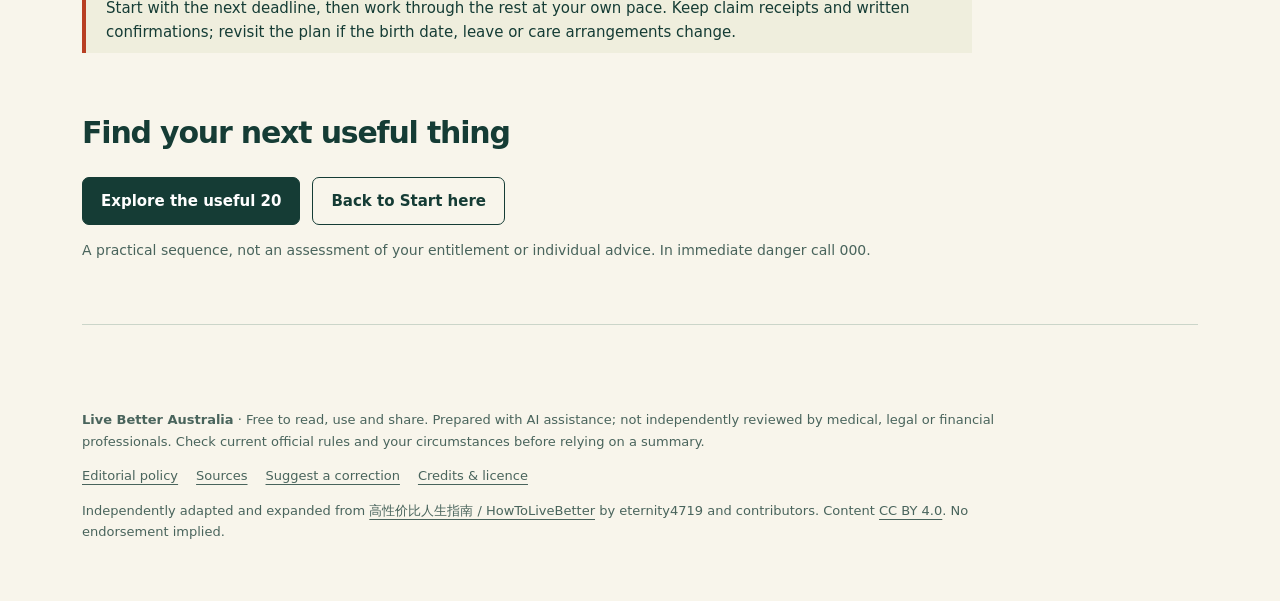
<file: before-baby-arrives.html>
<!doctype html><html lang="en-AU"><head><meta charset="utf-8"><meta name="viewport" content="width=device-width,initial-scale=1"><title>Before your baby arrives: the Australian admin checklist — Live Better Australia</title><meta name="description" content="Eight practical jobs to organise leave, payments and care costs now, and prepare the paperwork you will finish after birth."><link rel="canonical" href="https://gerrygao1995-coder.github.io/live-better-australia/before-baby-arrives.html"><meta property="og:type" content="website"><meta property="og:locale" content="en_AU"><meta property="og:title" content="Before your baby arrives: the Australian admin checklist"><meta property="og:description" content="Eight practical jobs to organise leave, payments and care costs now, and prepare the paperwork you will finish after birth."><meta property="og:url" content="https://gerrygao1995-coder.github.io/live-better-australia/before-baby-arrives.html"><meta property="og:image" content="https://gerrygao1995-coder.github.io/live-better-australia/social-preview.png"><meta name="twitter:card" content="summary_large_image"><link rel="stylesheet" href="site.css"></head><body data-page="before-baby-arrives"><a class="skip" href="#main">Skip to content</a><div class="wrap"><nav class="nav" aria-label="Main navigation"><a class="brand" href="index.html">LIVE BETTER AUSTRALIA</a><div class="nav-links"><a href="start-here.html" >Start here</a><a href="20-useful-things.html" >The useful 20</a><a href="index.html#explore">Full guide</a><a href="https://github.com/gerrygao1995-coder/live-better-australia">GitHub ↗</a></div></nav><main id="main"><header class="hero"><div class="eyebrow">FAMILY · LEAVE · MONEY · PAPERWORK · Checked 2026-10-09</div><h1>Before your baby arrives: the Australian admin checklist</h1><p class="lede">Eight practical jobs to organise leave, payments and care costs now, and prepare the paperwork you will finish after birth.</p><div class="buttons no-print"><button class="button" id="share" type="button">Copy page link</button><button class="button secondary" type="button" data-print>Print / save PDF</button></div><p id="share-status" class="status" role="status" aria-live="polite"></p><input id="share-url" class="copy-field" aria-label="Page link to copy" readonly hidden value="https://gerrygao1995-coder.github.io/live-better-australia/before-baby-arrives.html"></header><div class="scope-box"><strong>Before you start:</strong> For households expecting a baby in Australia. Payment eligibility, workplace entitlements and insurance cover depend on your circumstances; registration processes differ by state and territory. This checklist focuses on administration, costs and timing.</div><div class="check-toolbar"><p id="progress" role="status" aria-live="polite">0 of 8 ticked off</p><button class="button secondary" id="clear-checks" type="button">Clear ticks</button></div><p class="note no-print" id="check-storage">Ticks stay in this browser where storage is available. No account or personal details needed.</p><ol class="checklist"><li><div class="check-title"><input id="step-1" data-step="1" type="checkbox"><label for="step-1">Get the full maternity-care quote</label></div><p>Ask the maternity service about booking, referrals and out-of-pocket costs for appointments, tests, birth and follow-up. If using private cover, confirm waiting periods, exclusions and how and when to add your newborn. Save the answers before committing to a care pathway.</p><div class="source-links"><a href="https://www.betterhealth.vic.gov.au/health/servicesandsupport/paying-for-pregnancy-birth-and-newborn-care">Better Health Channel: Paying for pregnancy, birth and newborn care ↗</a></div><p class="links">In the full guide: <a href="index.html#au-0344">AU-0344</a> · <a href="index.html#au-0345">AU-0345</a></p></li><li><div class="check-title"><input id="step-2" data-step="2" type="checkbox"><label for="step-2">Put workplace leave dates in the calendar</label></div><p>Check employer-funded pay and eligibility for unpaid parental leave separately. Under national Fair Work rules, eligible employees generally give 10 weeks’ written notice; continuous leave dates must be confirmed at least four weeks before starting. If the required notice is impossible, notify the employer as soon as possible.</p><div class="source-links"><a href="https://www.fairwork.gov.au/leave/parental-leave/before-parental-leave/applying-for-parental-leave">Fair Work Ombudsman: Applying for parental leave ↗</a></div><p class="links">In the full guide: <a href="index.html#au-0201">AU-0201</a> · <a href="index.html#au-0177">AU-0177</a></p></li><li><div class="check-title"><input id="step-3" data-step="3" type="checkbox"><label for="step-3">Check Parental Leave Pay before planning around it</label></div><p>Check the work, income, residence and caring rules, including each parent&#39;s eligibility and any sharing rules. You can submit a claim up to three months before the expected birth. Set up Centrelink through myGov, gather the required details and remember that payment cannot start before birth and proof is required.</p><div class="source-links"><a href="https://www.servicesaustralia.gov.au/who-can-get-parental-leave-pay?context=64479">Services Australia: Who can get Parental Leave Pay ↗</a> <a href="https://www.servicesaustralia.gov.au/how-to-claim-parental-leave-pay?context=64479">Services Australia: How to claim Parental Leave Pay ↗</a></div><p class="links">In the full guide: <a href="index.html#au-0201">AU-0201</a></p></li><li><div class="check-title"><input id="step-4" data-step="4" type="checkbox"><label for="step-4">Make a budget for the leave period</label></div><p>Map confirmed take-home income against housing, bills, baby essentials and care costs. Keep unapproved payments separate from money you can rely on, and check whether other family payments may apply. Agree who pays shared bills and which purchases can wait.</p><div class="source-links"><a href="https://moneysmart.gov.au/family-and-relationships/having-a-baby">Moneysmart: Having a baby ↗</a></div><p class="links">In the full guide: <a href="index.html#au-0199">AU-0199</a> · <a href="index.html#au-0201">AU-0201</a> · <a href="index.html#au-0209">AU-0209</a></p></li><li><div class="check-title"><input id="step-5" data-step="5" type="checkbox"><label for="step-5">Compare childcare places and the actual gap fee</label></div><p>Ask services about vacancies, waitlists, session fees and your estimated bill after Child Care Subsidy. The 3 Day Guarantee applies to CCS-eligible families; it guarantees subsidised hours, not a place or free care. Plan the CCS claim before care starts, and confirm the provider&#39;s enrolment details through Centrelink.</p><div class="source-links"><a href="https://www.education.gov.au/early-childhood/providers/child-care-subsidy/3-day-guarantee">Department of Education: 3 Day Guarantee ↗</a> <a href="https://www.servicesaustralia.gov.au/who-can-get-child-care-subsidy?context=41186">Services Australia: Who can get Child Care Subsidy ↗</a> <a href="https://www.servicesaustralia.gov.au/how-to-claim-child-care-subsidy?context=41186">Services Australia: How to claim Child Care Subsidy ↗</a></div><p class="links">In the full guide: <a href="index.html#au-0202">AU-0202</a> · <a href="index.html#au-0209">AU-0209</a></p></li><li><div class="check-title"><input id="step-6" data-step="6" type="checkbox"><label for="step-6">Prepare Medicare access; enrol your baby after birth</label></div><p>Check your Medicare eligibility and online access now. If still on your parents&#39; card, transfer to your own before enrolling your baby. After birth, use the signed Newborn Child Declaration as proof and enrol through the applicable family-payment claim or Medicare process. Babies born overseas, adopted or born through surrogacy have separate instructions.</p><div class="source-links"><a href="https://www.servicesaustralia.gov.au/enrolling-your-baby-medicare?context=60092">Services Australia: Enrolling your baby in Medicare ↗</a></div><p class="links">In the full guide: <a href="index.html#au-0578">AU-0578</a> · <a href="index.html#au-0345">AU-0345</a></p></li><li><div class="check-title"><input id="step-7" data-step="7" type="checkbox"><label for="step-7">Save the two separate after-birth tasks</label></div><p>Bookmark your state or territory birth-registration process: registration is free, while a certificate may cost extra. Separately, finish any pre-birth Centrelink claim with the baby&#39;s details and proof of birth. For a pre-birth Parental Leave Pay claim, Services Australia says to provide these within 56 days of the child entering your care.</p><div class="source-links"><a href="https://www.servicesaustralia.gov.au/register-birth-your-baby?context=60001">Services Australia: Register the birth of your baby ↗</a> <a href="https://www.servicesaustralia.gov.au/claiming-timeframes-for-parental-leave-pay?context=64479">Services Australia: Parental Leave Pay claiming timeframes ↗</a></div><p class="links">In the full guide: <a href="index.html#au-0201">AU-0201</a></p></li><li><div class="check-title"><input id="step-8" data-step="8" type="checkbox"><label for="step-8">Assign the practical jobs, with a backup</label></div><p>Agree who will manage bills, paperwork, meals, transport and any older children&#39;s pickups during the first weeks. Keep deadlines and confirmations in one shared plan, and check that helpers have the necessary collection permissions. Share only the information they need; keep passwords private.</p><div class="source-links"></div><p class="links">In the full guide: <a href="index.html#au-0357">AU-0357</a> · <a href="index.html#au-0207">AU-0207</a> · <a href="index.html#au-0177">AU-0177</a></p></li></ol><p class="scope-box">Start with the next deadline, then work through the rest at your own pace. Keep claim receipts and written confirmations; revisit the plan if the birth date, leave or care arrangements change.</p><section class="section related"><h2>Find your next useful thing</h2><div class="buttons"><a class="button" href="20-useful-things.html">Explore the useful 20</a><a class="button secondary" href="start-here.html">Back to Start here</a></div><p class="note">A practical sequence, not an assessment of your entitlement or individual advice. In immediate danger call 000.</p></section></main><footer><p><strong>Live Better Australia</strong> · Free to read, use and share. Prepared with AI assistance; not independently reviewed by medical, legal or financial professionals. Check current official rules and your circumstances before relying on a summary.</p><div class="footer-links"><a href="editorial-policy.html">Editorial policy</a><a href="sources.html">Sources</a><a href="contributing.html">Suggest a correction</a><a href="attribution.html">Credits & licence</a></div><p>Independently adapted and expanded from <a href="https://github.com/eternity4719/HowToLiveBetter">高性价比人生指南 / HowToLiveBetter</a> by eternity4719 and contributors. Content <a href="https://creativecommons.org/licenses/by/4.0/">CC BY 4.0</a>. No endorsement implied.</p><p class="print-url">https://gerrygao1995-coder.github.io/live-better-australia/before-baby-arrives.html</p></footer></div><script>
const shareButton=document.getElementById('share');
if(shareButton)shareButton.addEventListener('click',async()=>{const field=document.getElementById('share-url');const status=document.getElementById('share-status');try{await navigator.clipboard.writeText(field.value);status.textContent='Link copied. Share it with someone who could use it.';}catch{field.hidden=false;field.focus();field.select();status.textContent='Select and copy the link below.';}});
document.querySelectorAll('[data-print]').forEach(b=>b.addEventListener('click',()=>window.print()));
const checks=[...document.querySelectorAll('[data-step]')];
if(checks.length){const key='lba-checklist-'+document.body.dataset.page;const progress=document.getElementById('progress');let persistent=true;const update=()=>{progress.textContent=checks.filter(c=>c.checked).length+' of '+checks.length+' ticked off';};try{const saved=JSON.parse(localStorage.getItem(key)||'[]');if(Array.isArray(saved))checks.forEach(c=>c.checked=saved.includes(c.dataset.step));}catch{persistent=false;}const note=document.getElementById('check-storage');if(!persistent)note.textContent='Ticks last for this visit only in this browser.';checks.forEach(c=>c.addEventListener('change',()=>{update();try{localStorage.setItem(key,JSON.stringify(checks.filter(c=>c.checked).map(c=>c.dataset.step)));}catch{note.textContent='Ticks last for this visit only in this browser.';}}));document.getElementById('clear-checks').addEventListener('click',()=>{checks.forEach(c=>c.checked=false);try{localStorage.removeItem(key);}catch{}update();});update();}
</script></body></html>
</file>
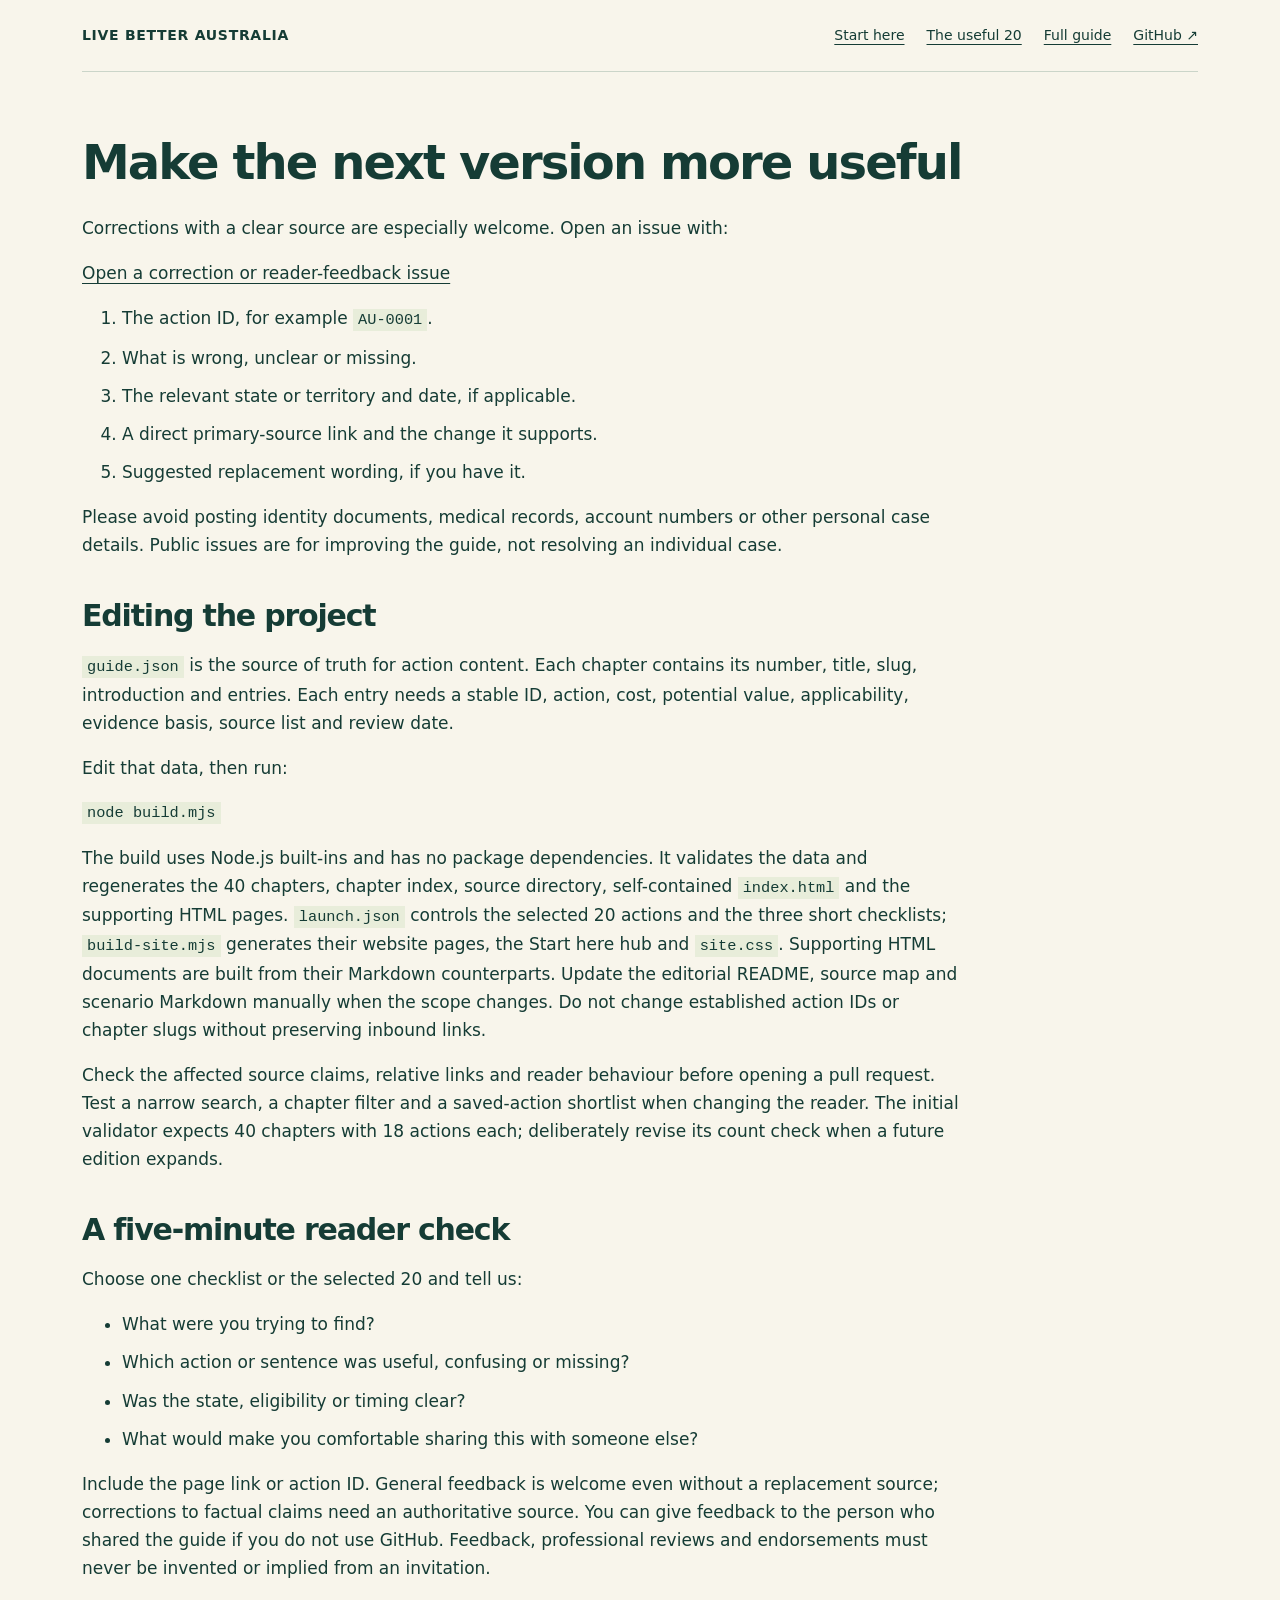
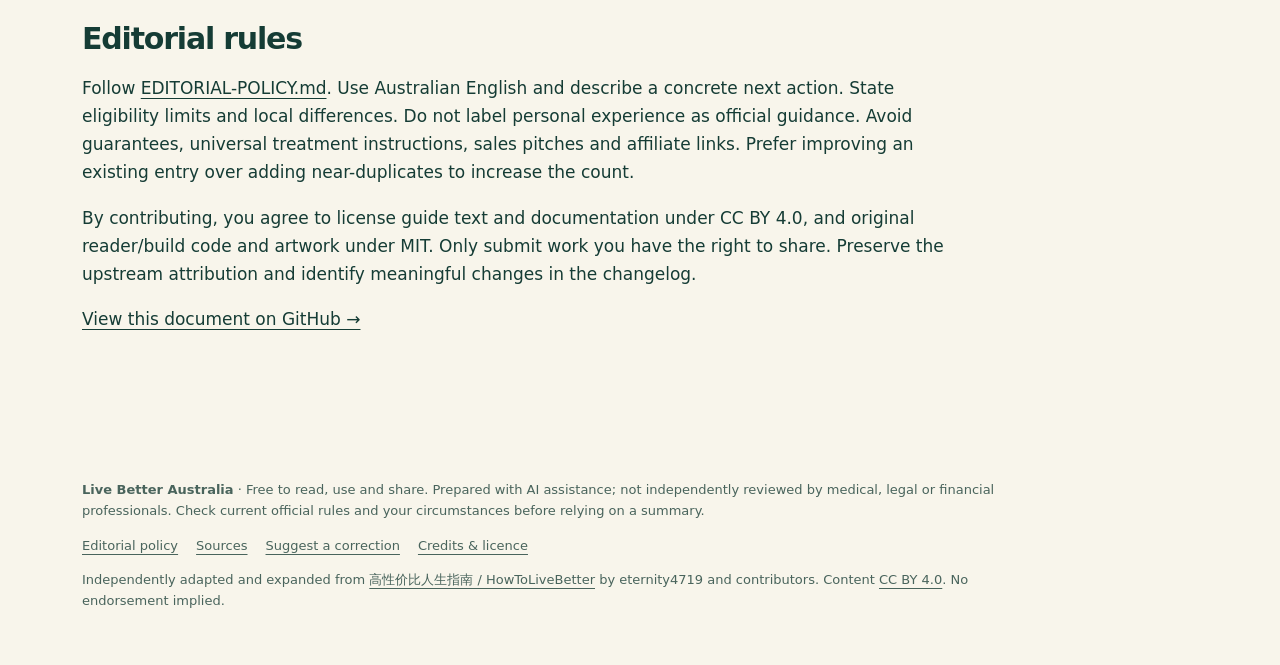
<file: contributing.html>
<!doctype html><html lang="en-AU"><head><meta charset="utf-8"><meta name="viewport" content="width=device-width,initial-scale=1"><title>Make the next version more useful — Live Better Australia</title><meta name="description" content="Make the next version more useful for Live Better Australia, the free Australian life playbook."><link rel="canonical" href="https://gerrygao1995-coder.github.io/live-better-australia/contributing.html"><meta property="og:type" content="website"><meta property="og:locale" content="en_AU"><meta property="og:title" content="Make the next version more useful"><meta property="og:description" content="Make the next version more useful for Live Better Australia, the free Australian life playbook."><meta property="og:url" content="https://gerrygao1995-coder.github.io/live-better-australia/contributing.html"><meta property="og:image" content="https://gerrygao1995-coder.github.io/live-better-australia/social-preview.png"><meta name="twitter:card" content="summary_large_image"><link rel="stylesheet" href="site.css"></head><body data-page=""><a class="skip" href="#main">Skip to content</a><div class="wrap"><nav class="nav" aria-label="Main navigation"><a class="brand" href="index.html">LIVE BETTER AUSTRALIA</a><div class="nav-links"><a href="start-here.html" >Start here</a><a href="20-useful-things.html" >The useful 20</a><a href="index.html#explore">Full guide</a><a href="https://github.com/gerrygao1995-coder/live-better-australia">GitHub ↗</a></div></nav><main id="main"><div class="prose"><h1 id="make-the-next-version-more-useful">Make the next version more useful</h1><p>Corrections with a clear source are especially welcome. Open an issue with:</p><p><a href="https://github.com/gerrygao1995-coder/live-better-australia/issues/new">Open a correction or reader-feedback issue</a></p><ol><li>The action ID, for example <code>AU-0001</code>.</li><li>What is wrong, unclear or missing.</li><li>The relevant state or territory and date, if applicable.</li><li>A direct primary-source link and the change it supports.</li><li>Suggested replacement wording, if you have it.</li></ol><p>Please avoid posting identity documents, medical records, account numbers or other personal case details. Public issues are for improving the guide, not resolving an individual case.</p><h2 id="editing-the-project">Editing the project</h2><p><code>guide.json</code> is the source of truth for action content. Each chapter contains its number, title, slug, introduction and entries. Each entry needs a stable ID, action, cost, potential value, applicability, evidence basis, source list and review date.</p><p>Edit that data, then run:</p><pre><code>node build.mjs</code></pre><p>The build uses Node.js built-ins and has no package dependencies. It validates the data and regenerates the 40 chapters, chapter index, source directory, self-contained <code>index.html</code> and the supporting HTML pages. <code>launch.json</code> controls the selected 20 actions and the three short checklists; <code>build-site.mjs</code> generates their website pages, the Start here hub and <code>site.css</code>. Supporting HTML documents are built from their Markdown counterparts. Update the editorial README, source map and scenario Markdown manually when the scope changes. Do not change established action IDs or chapter slugs without preserving inbound links.</p><p>Check the affected source claims, relative links and reader behaviour before opening a pull request. Test a narrow search, a chapter filter and a saved-action shortlist when changing the reader. The initial validator expects 40 chapters with 18 actions each; deliberately revise its count check when a future edition expands.</p><h2 id="a-five-minute-reader-check">A five-minute reader check</h2><p>Choose one checklist or the selected 20 and tell us:</p><ul><li>What were you trying to find?</li><li>Which action or sentence was useful, confusing or missing?</li><li>Was the state, eligibility or timing clear?</li><li>What would make you comfortable sharing this with someone else?</li></ul><p>Include the page link or action ID. General feedback is welcome even without a replacement source; corrections to factual claims need an authoritative source. You can give feedback to the person who shared the guide if you do not use GitHub. Feedback, professional reviews and endorsements must never be invented or implied from an invitation.</p><h2 id="editorial-rules">Editorial rules</h2><p>Follow <a href="editorial-policy.html">EDITORIAL-POLICY.md</a>. Use Australian English and describe a concrete next action. State eligibility limits and local differences. Do not label personal experience as official guidance. Avoid guarantees, universal treatment instructions, sales pitches and affiliate links. Prefer improving an existing entry over adding near-duplicates to increase the count.</p><p>By contributing, you agree to license guide text and documentation under CC BY 4.0, and original reader/build code and artwork under MIT. Only submit work you have the right to share. Preserve the upstream attribution and identify meaningful changes in the changelog.</p><p class="no-print"><a href="https://github.com/gerrygao1995-coder/live-better-australia/blob/main/CONTRIBUTING.md">View this document on GitHub →</a></p></div></main><footer><p><strong>Live Better Australia</strong> · Free to read, use and share. Prepared with AI assistance; not independently reviewed by medical, legal or financial professionals. Check current official rules and your circumstances before relying on a summary.</p><div class="footer-links"><a href="editorial-policy.html">Editorial policy</a><a href="sources.html">Sources</a><a href="contributing.html">Suggest a correction</a><a href="attribution.html">Credits & licence</a></div><p>Independently adapted and expanded from <a href="https://github.com/eternity4719/HowToLiveBetter">高性价比人生指南 / HowToLiveBetter</a> by eternity4719 and contributors. Content <a href="https://creativecommons.org/licenses/by/4.0/">CC BY 4.0</a>. No endorsement implied.</p><p class="print-url">https://gerrygao1995-coder.github.io/live-better-australia/contributing.html</p></footer></div></body></html>
</file>
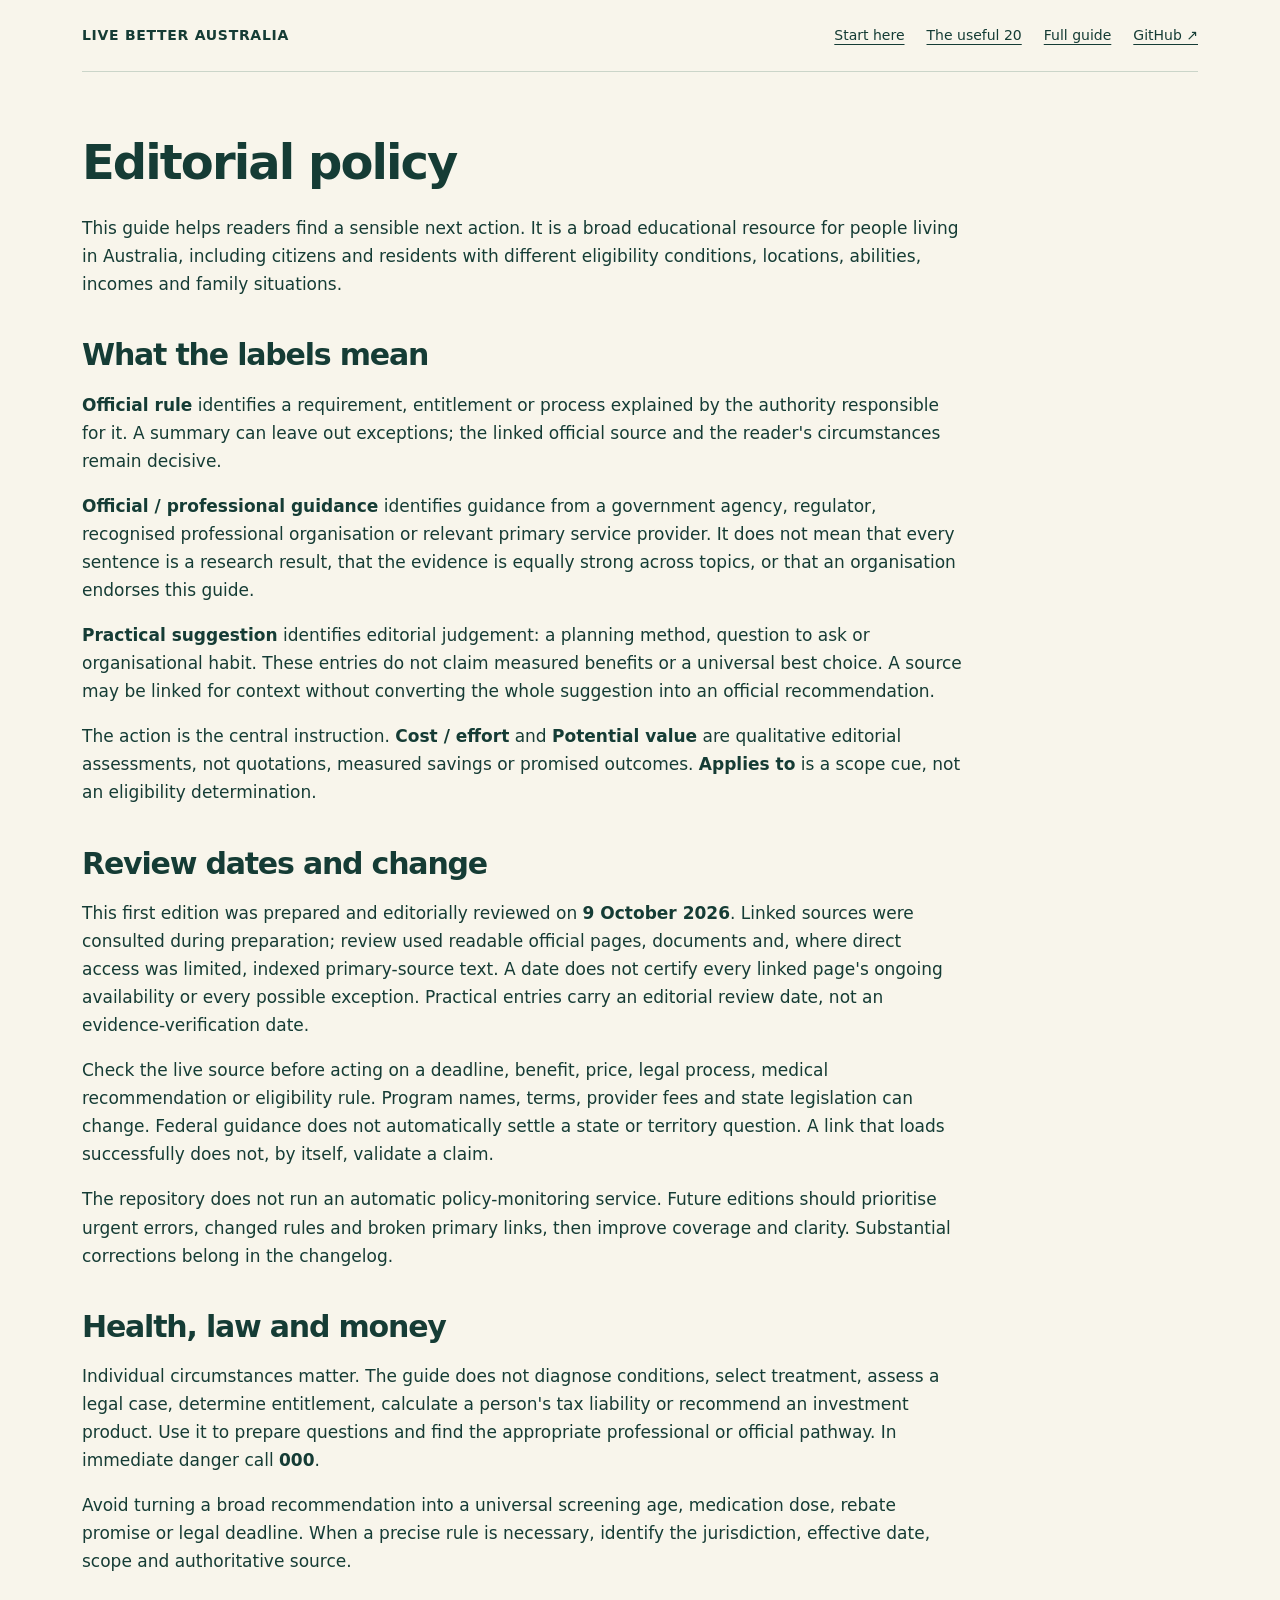
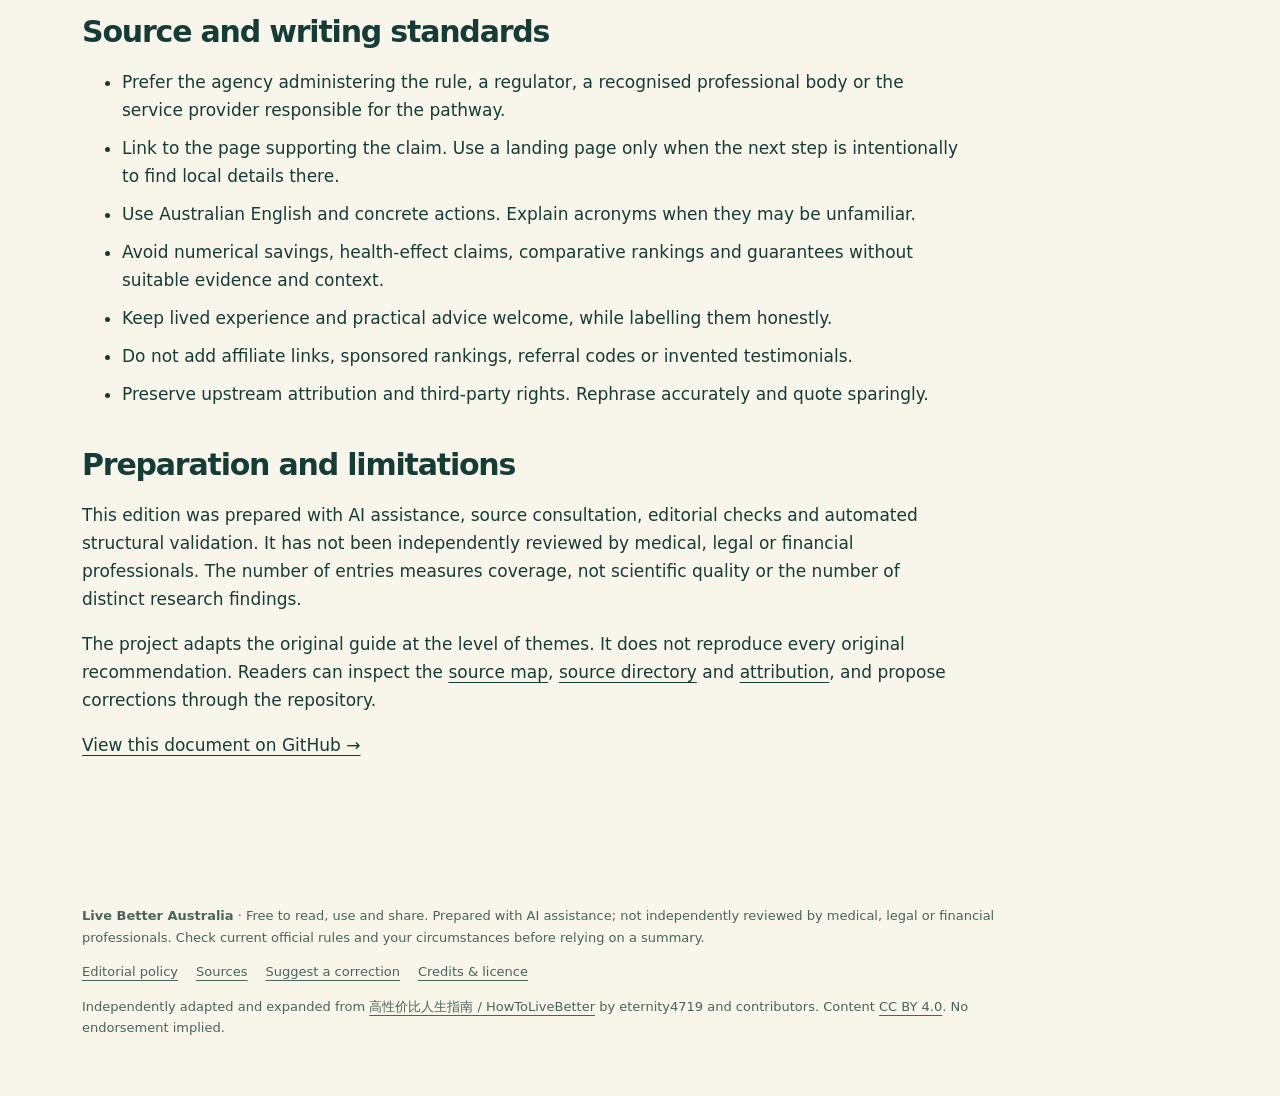
<file: editorial-policy.html>
<!doctype html><html lang="en-AU"><head><meta charset="utf-8"><meta name="viewport" content="width=device-width,initial-scale=1"><title>Editorial policy — Live Better Australia</title><meta name="description" content="Editorial policy for Live Better Australia, the free Australian life playbook."><link rel="canonical" href="https://gerrygao1995-coder.github.io/live-better-australia/editorial-policy.html"><meta property="og:type" content="website"><meta property="og:locale" content="en_AU"><meta property="og:title" content="Editorial policy"><meta property="og:description" content="Editorial policy for Live Better Australia, the free Australian life playbook."><meta property="og:url" content="https://gerrygao1995-coder.github.io/live-better-australia/editorial-policy.html"><meta property="og:image" content="https://gerrygao1995-coder.github.io/live-better-australia/social-preview.png"><meta name="twitter:card" content="summary_large_image"><link rel="stylesheet" href="site.css"></head><body data-page=""><a class="skip" href="#main">Skip to content</a><div class="wrap"><nav class="nav" aria-label="Main navigation"><a class="brand" href="index.html">LIVE BETTER AUSTRALIA</a><div class="nav-links"><a href="start-here.html" >Start here</a><a href="20-useful-things.html" >The useful 20</a><a href="index.html#explore">Full guide</a><a href="https://github.com/gerrygao1995-coder/live-better-australia">GitHub ↗</a></div></nav><main id="main"><div class="prose"><h1 id="editorial-policy">Editorial policy</h1><p>This guide helps readers find a sensible next action. It is a broad educational resource for people living in Australia, including citizens and residents with different eligibility conditions, locations, abilities, incomes and family situations.</p><h2 id="what-the-labels-mean">What the labels mean</h2><p><strong>Official rule</strong> identifies a requirement, entitlement or process explained by the authority responsible for it. A summary can leave out exceptions; the linked official source and the reader&#39;s circumstances remain decisive.</p><p><strong>Official / professional guidance</strong> identifies guidance from a government agency, regulator, recognised professional organisation or relevant primary service provider. It does not mean that every sentence is a research result, that the evidence is equally strong across topics, or that an organisation endorses this guide.</p><p><strong>Practical suggestion</strong> identifies editorial judgement: a planning method, question to ask or organisational habit. These entries do not claim measured benefits or a universal best choice. A source may be linked for context without converting the whole suggestion into an official recommendation.</p><p>The action is the central instruction. <strong>Cost / effort</strong> and <strong>Potential value</strong> are qualitative editorial assessments, not quotations, measured savings or promised outcomes. <strong>Applies to</strong> is a scope cue, not an eligibility determination.</p><h2 id="review-dates-and-change">Review dates and change</h2><p>This first edition was prepared and editorially reviewed on <strong>9 October 2026</strong>. Linked sources were consulted during preparation; review used readable official pages, documents and, where direct access was limited, indexed primary-source text. A date does not certify every linked page&#39;s ongoing availability or every possible exception. Practical entries carry an editorial review date, not an evidence-verification date.</p><p>Check the live source before acting on a deadline, benefit, price, legal process, medical recommendation or eligibility rule. Program names, terms, provider fees and state legislation can change. Federal guidance does not automatically settle a state or territory question. A link that loads successfully does not, by itself, validate a claim.</p><p>The repository does not run an automatic policy-monitoring service. Future editions should prioritise urgent errors, changed rules and broken primary links, then improve coverage and clarity. Substantial corrections belong in the changelog.</p><h2 id="health-law-and-money">Health, law and money</h2><p>Individual circumstances matter. The guide does not diagnose conditions, select treatment, assess a legal case, determine entitlement, calculate a person&#39;s tax liability or recommend an investment product. Use it to prepare questions and find the appropriate professional or official pathway. In immediate danger call <strong>000</strong>.</p><p>Avoid turning a broad recommendation into a universal screening age, medication dose, rebate promise or legal deadline. When a precise rule is necessary, identify the jurisdiction, effective date, scope and authoritative source.</p><h2 id="source-and-writing-standards">Source and writing standards</h2><ul><li>Prefer the agency administering the rule, a regulator, a recognised professional body or the service provider responsible for the pathway.</li><li>Link to the page supporting the claim. Use a landing page only when the next step is intentionally to find local details there.</li><li>Use Australian English and concrete actions. Explain acronyms when they may be unfamiliar.</li><li>Avoid numerical savings, health-effect claims, comparative rankings and guarantees without suitable evidence and context.</li><li>Keep lived experience and practical advice welcome, while labelling them honestly.</li><li>Do not add affiliate links, sponsored rankings, referral codes or invented testimonials.</li><li>Preserve upstream attribution and third-party rights. Rephrase accurately and quote sparingly.</li></ul><h2 id="preparation-and-limitations">Preparation and limitations</h2><p>This edition was prepared with AI assistance, source consultation, editorial checks and automated structural validation. It has not been independently reviewed by medical, legal or financial professionals. The number of entries measures coverage, not scientific quality or the number of distinct research findings.</p><p>The project adapts the original guide at the level of themes. It does not reproduce every original recommendation. Readers can inspect the <a href="source-map.html">source map</a>, <a href="sources.html">source directory</a> and <a href="attribution.html">attribution</a>, and propose corrections through the repository.</p><p class="no-print"><a href="https://github.com/gerrygao1995-coder/live-better-australia/blob/main/EDITORIAL-POLICY.md">View this document on GitHub →</a></p></div></main><footer><p><strong>Live Better Australia</strong> · Free to read, use and share. Prepared with AI assistance; not independently reviewed by medical, legal or financial professionals. Check current official rules and your circumstances before relying on a summary.</p><div class="footer-links"><a href="editorial-policy.html">Editorial policy</a><a href="sources.html">Sources</a><a href="contributing.html">Suggest a correction</a><a href="attribution.html">Credits & licence</a></div><p>Independently adapted and expanded from <a href="https://github.com/eternity4719/HowToLiveBetter">高性价比人生指南 / HowToLiveBetter</a> by eternity4719 and contributors. Content <a href="https://creativecommons.org/licenses/by/4.0/">CC BY 4.0</a>. No endorsement implied.</p><p class="print-url">https://gerrygao1995-coder.github.io/live-better-australia/editorial-policy.html</p></footer></div></body></html>
</file>
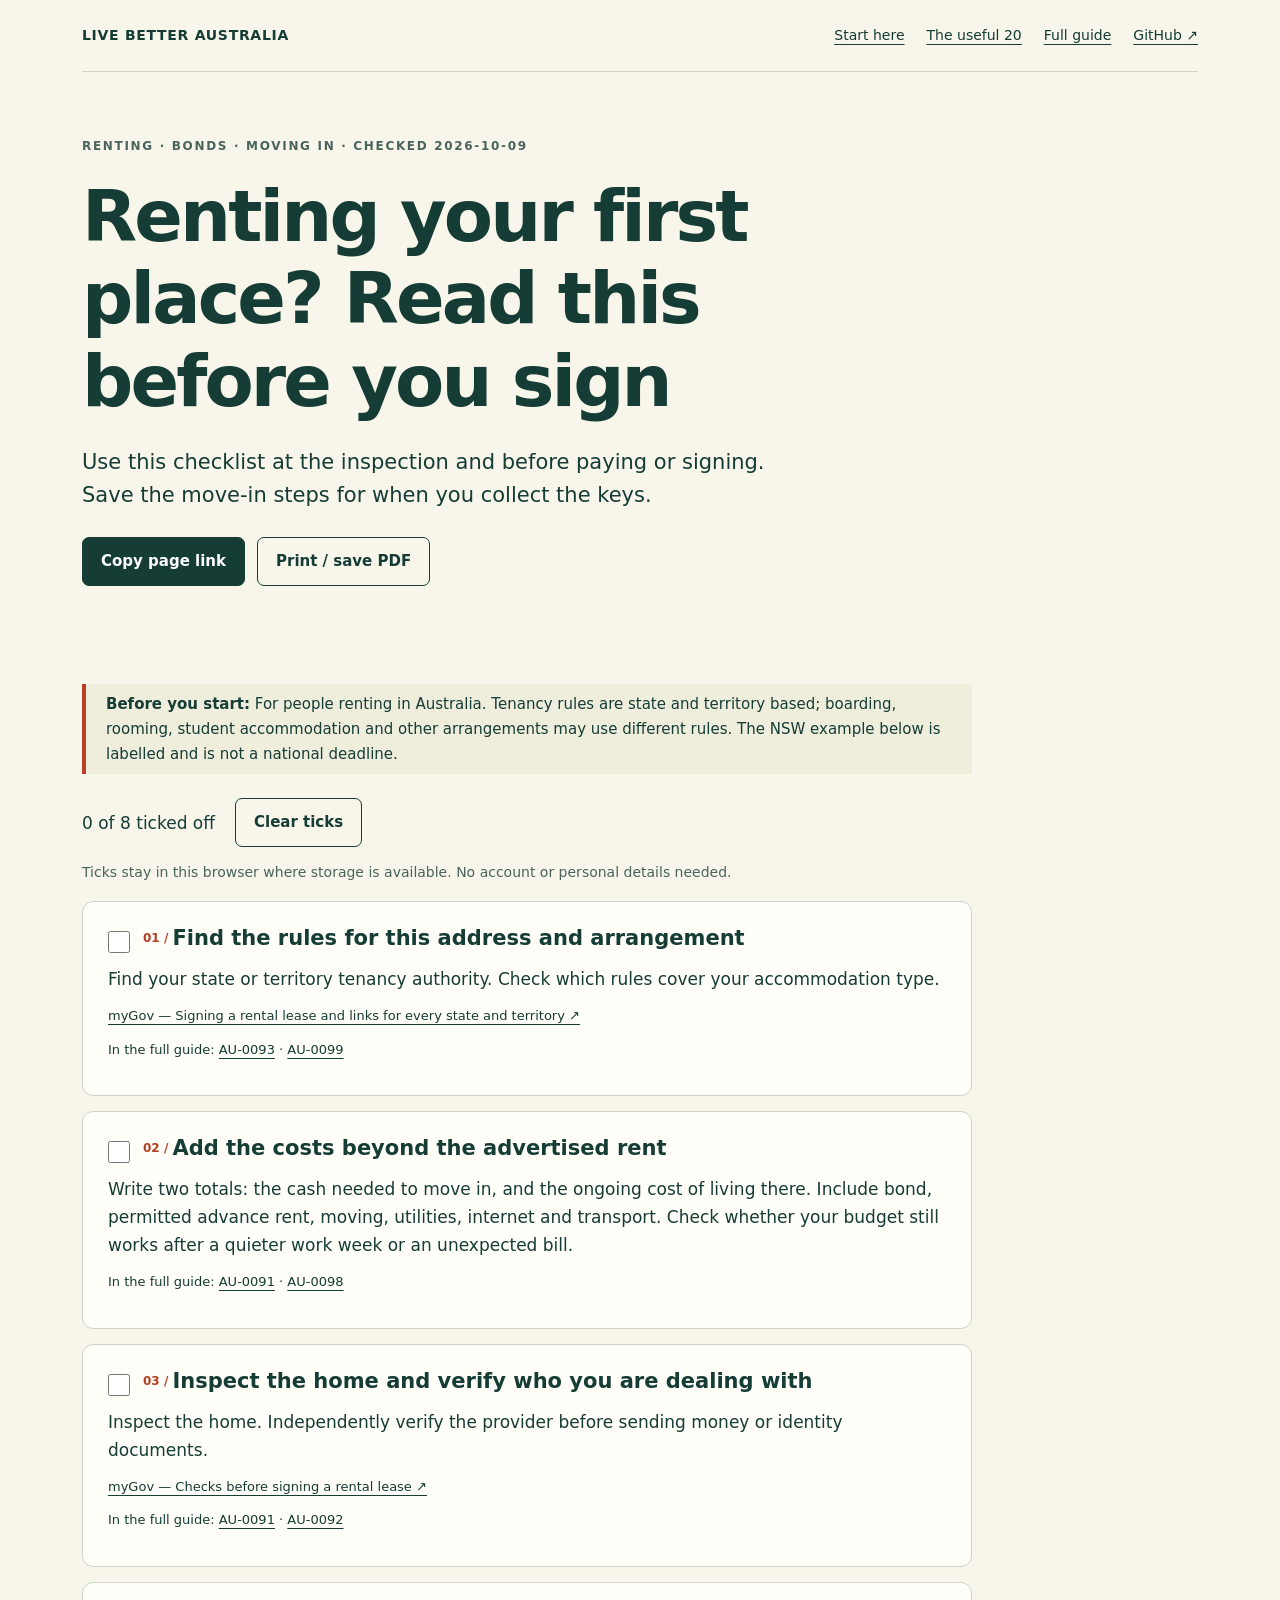
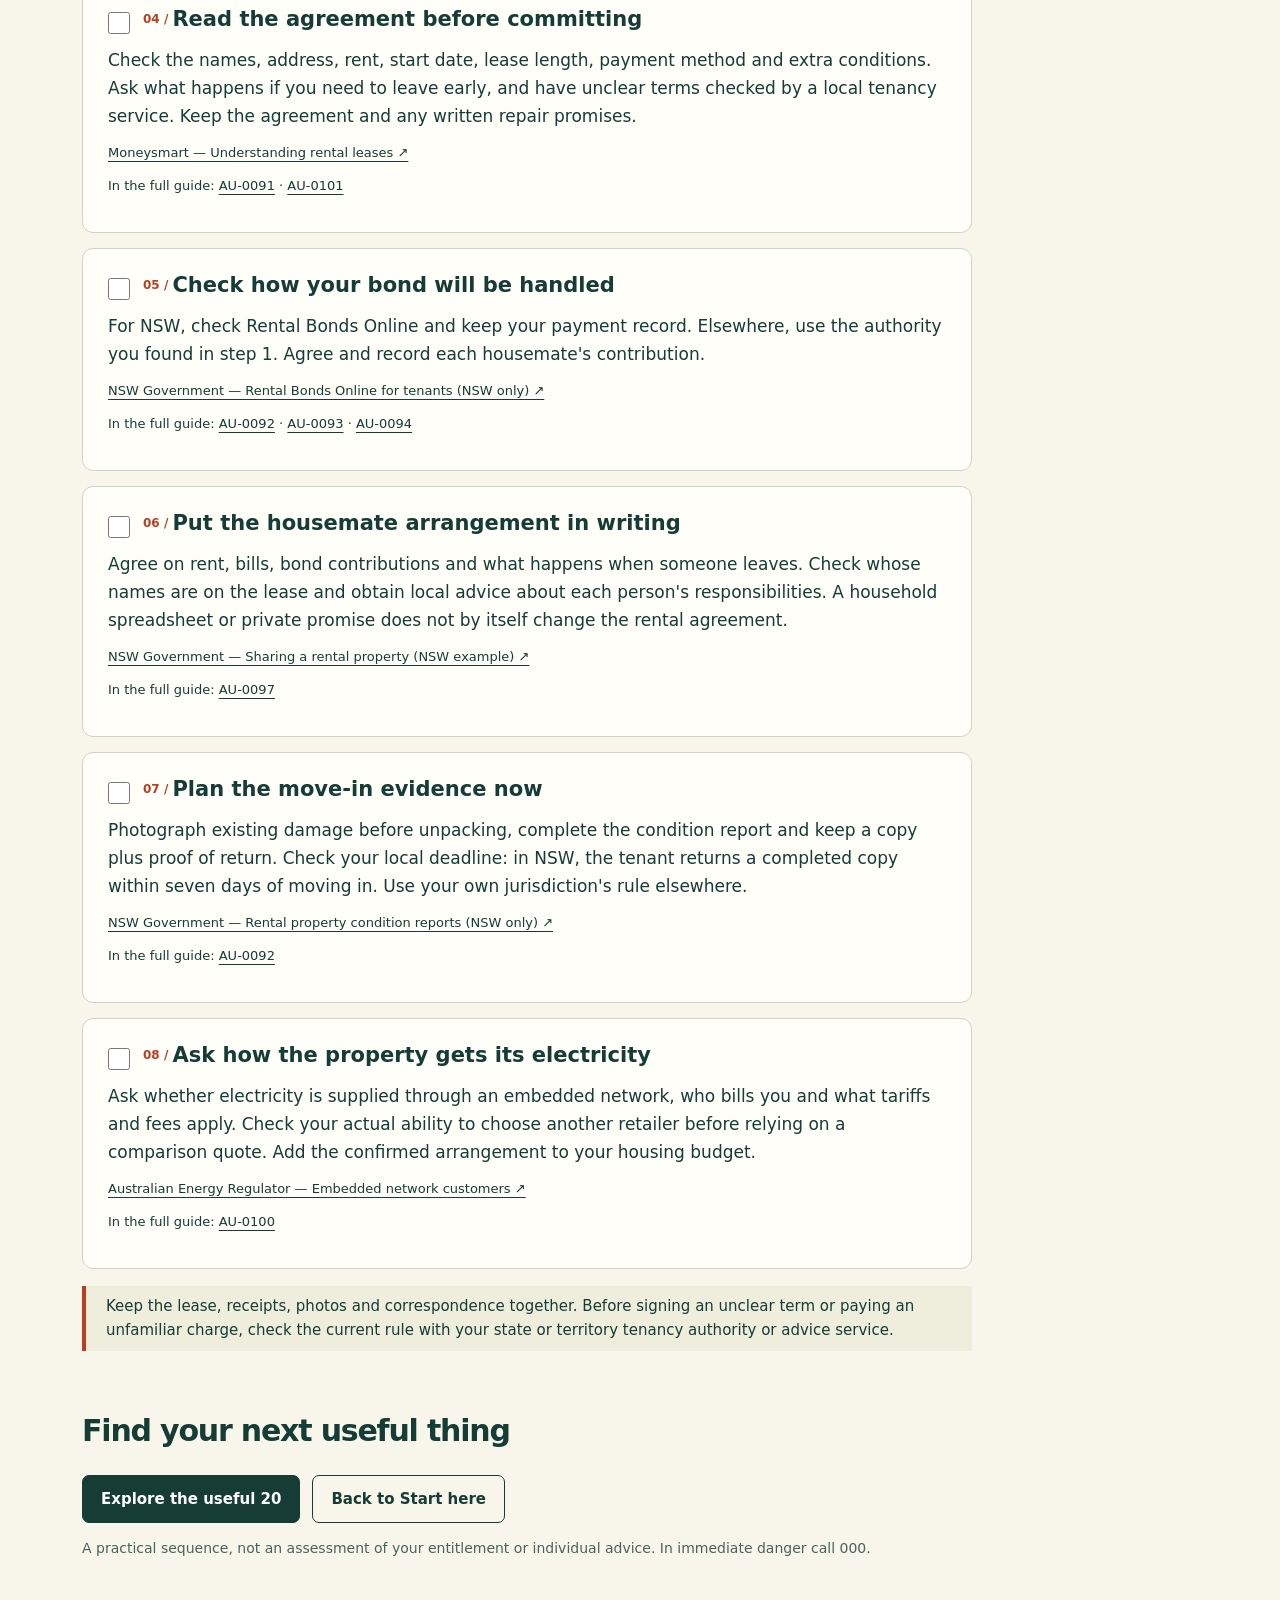
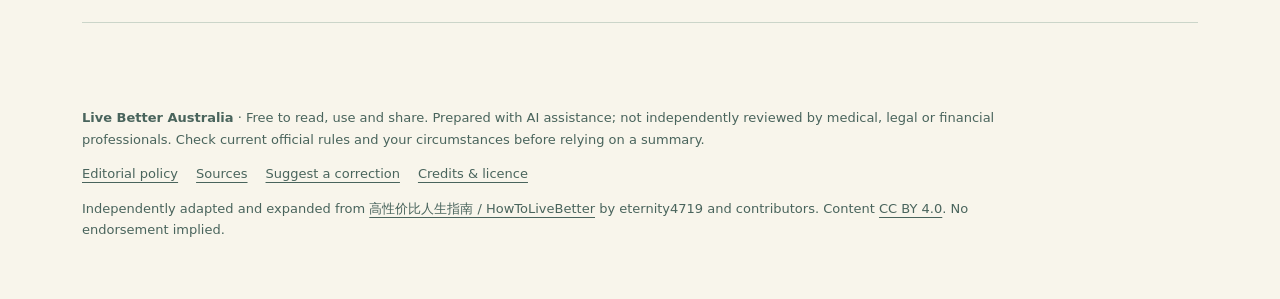
<file: first-rental.html>
<!doctype html><html lang="en-AU"><head><meta charset="utf-8"><meta name="viewport" content="width=device-width,initial-scale=1"><title>Renting your first place? Read this before you sign — Live Better Australia</title><meta name="description" content="Use this checklist at the inspection and before paying or signing. Save the move-in steps for when you collect the keys."><link rel="canonical" href="https://gerrygao1995-coder.github.io/live-better-australia/first-rental.html"><meta property="og:type" content="website"><meta property="og:locale" content="en_AU"><meta property="og:title" content="Renting your first place? Read this before you sign"><meta property="og:description" content="Use this checklist at the inspection and before paying or signing. Save the move-in steps for when you collect the keys."><meta property="og:url" content="https://gerrygao1995-coder.github.io/live-better-australia/first-rental.html"><meta property="og:image" content="https://gerrygao1995-coder.github.io/live-better-australia/social-preview.png"><meta name="twitter:card" content="summary_large_image"><link rel="stylesheet" href="site.css"></head><body data-page="first-rental"><a class="skip" href="#main">Skip to content</a><div class="wrap"><nav class="nav" aria-label="Main navigation"><a class="brand" href="index.html">LIVE BETTER AUSTRALIA</a><div class="nav-links"><a href="start-here.html" >Start here</a><a href="20-useful-things.html" >The useful 20</a><a href="index.html#explore">Full guide</a><a href="https://github.com/gerrygao1995-coder/live-better-australia">GitHub ↗</a></div></nav><main id="main"><header class="hero"><div class="eyebrow">RENTING · BONDS · MOVING IN · Checked 2026-10-09</div><h1>Renting your first place? Read this before you sign</h1><p class="lede">Use this checklist at the inspection and before paying or signing. Save the move-in steps for when you collect the keys.</p><div class="buttons no-print"><button class="button" id="share" type="button">Copy page link</button><button class="button secondary" type="button" data-print>Print / save PDF</button></div><p id="share-status" class="status" role="status" aria-live="polite"></p><input id="share-url" class="copy-field" aria-label="Page link to copy" readonly hidden value="https://gerrygao1995-coder.github.io/live-better-australia/first-rental.html"></header><div class="scope-box"><strong>Before you start:</strong> For people renting in Australia. Tenancy rules are state and territory based; boarding, rooming, student accommodation and other arrangements may use different rules. The NSW example below is labelled and is not a national deadline.</div><div class="check-toolbar"><p id="progress" role="status" aria-live="polite">0 of 8 ticked off</p><button class="button secondary" id="clear-checks" type="button">Clear ticks</button></div><p class="note no-print" id="check-storage">Ticks stay in this browser where storage is available. No account or personal details needed.</p><ol class="checklist"><li><div class="check-title"><input id="step-1" data-step="1" type="checkbox"><label for="step-1">Find the rules for this address and arrangement</label></div><p>Find your state or territory tenancy authority. Check which rules cover your accommodation type.</p><div class="source-links"><a href="https://my.gov.au/en/services/living-arrangements/finding-renting-and-buying-a-home/renting-a-home/signing-a-rental-lease">myGov — Signing a rental lease and links for every state and territory ↗</a></div><p class="links">In the full guide: <a href="index.html#au-0093">AU-0093</a> · <a href="index.html#au-0099">AU-0099</a></p></li><li><div class="check-title"><input id="step-2" data-step="2" type="checkbox"><label for="step-2">Add the costs beyond the advertised rent</label></div><p>Write two totals: the cash needed to move in, and the ongoing cost of living there. Include bond, permitted advance rent, moving, utilities, internet and transport. Check whether your budget still works after a quieter work week or an unexpected bill.</p><div class="source-links"></div><p class="links">In the full guide: <a href="index.html#au-0091">AU-0091</a> · <a href="index.html#au-0098">AU-0098</a></p></li><li><div class="check-title"><input id="step-3" data-step="3" type="checkbox"><label for="step-3">Inspect the home and verify who you are dealing with</label></div><p>Inspect the home. Independently verify the provider before sending money or identity documents.</p><div class="source-links"><a href="https://my.gov.au/en/services/living-arrangements/finding-renting-and-buying-a-home/renting-a-home/signing-a-rental-lease">myGov — Checks before signing a rental lease ↗</a></div><p class="links">In the full guide: <a href="index.html#au-0091">AU-0091</a> · <a href="index.html#au-0092">AU-0092</a></p></li><li><div class="check-title"><input id="step-4" data-step="4" type="checkbox"><label for="step-4">Read the agreement before committing</label></div><p>Check the names, address, rent, start date, lease length, payment method and extra conditions. Ask what happens if you need to leave early, and have unclear terms checked by a local tenancy service. Keep the agreement and any written repair promises.</p><div class="source-links"><a href="https://moneysmart.gov.au/student-life-and-money/rental-bonds-and-leases">Moneysmart — Understanding rental leases ↗</a></div><p class="links">In the full guide: <a href="index.html#au-0091">AU-0091</a> · <a href="index.html#au-0101">AU-0101</a></p></li><li><div class="check-title"><input id="step-5" data-step="5" type="checkbox"><label for="step-5">Check how your bond will be handled</label></div><p>For NSW, check Rental Bonds Online and keep your payment record. Elsewhere, use the authority you found in step 1. Agree and record each housemate&#39;s contribution.</p><div class="source-links"><a href="https://www.nsw.gov.au/housing-and-construction/renting-a-place-to-live/residential-rental-bonds/rental-bonds-online-for-tenants">NSW Government — Rental Bonds Online for tenants (NSW only) ↗</a></div><p class="links">In the full guide: <a href="index.html#au-0092">AU-0092</a> · <a href="index.html#au-0093">AU-0093</a> · <a href="index.html#au-0094">AU-0094</a></p></li><li><div class="check-title"><input id="step-6" data-step="6" type="checkbox"><label for="step-6">Put the housemate arrangement in writing</label></div><p>Agree on rent, bills, bond contributions and what happens when someone leaves. Check whose names are on the lease and obtain local advice about each person&#39;s responsibilities. A household spreadsheet or private promise does not by itself change the rental agreement.</p><div class="source-links"><a href="https://www.nsw.gov.au/housing-and-construction/rules/sharing-a-residential-rental-property">NSW Government — Sharing a rental property (NSW example) ↗</a></div><p class="links">In the full guide: <a href="index.html#au-0097">AU-0097</a></p></li><li><div class="check-title"><input id="step-7" data-step="7" type="checkbox"><label for="step-7">Plan the move-in evidence now</label></div><p>Photograph existing damage before unpacking, complete the condition report and keep a copy plus proof of return. Check your local deadline: in NSW, the tenant returns a completed copy within seven days of moving in. Use your own jurisdiction&#39;s rule elsewhere.</p><div class="source-links"><a href="https://www.nsw.gov.au/housing-and-construction/rules/rental-property-condition-reports">NSW Government — Rental property condition reports (NSW only) ↗</a></div><p class="links">In the full guide: <a href="index.html#au-0092">AU-0092</a></p></li><li><div class="check-title"><input id="step-8" data-step="8" type="checkbox"><label for="step-8">Ask how the property gets its electricity</label></div><p>Ask whether electricity is supplied through an embedded network, who bills you and what tariffs and fees apply. Check your actual ability to choose another retailer before relying on a comparison quote. Add the confirmed arrangement to your housing budget.</p><div class="source-links"><a href="https://www.aer.gov.au/consumers/understanding-energy/embedded-networks-customers">Australian Energy Regulator — Embedded network customers ↗</a></div><p class="links">In the full guide: <a href="index.html#au-0100">AU-0100</a></p></li></ol><p class="scope-box">Keep the lease, receipts, photos and correspondence together. Before signing an unclear term or paying an unfamiliar charge, check the current rule with your state or territory tenancy authority or advice service.</p><section class="section related"><h2>Find your next useful thing</h2><div class="buttons"><a class="button" href="20-useful-things.html">Explore the useful 20</a><a class="button secondary" href="start-here.html">Back to Start here</a></div><p class="note">A practical sequence, not an assessment of your entitlement or individual advice. In immediate danger call 000.</p></section></main><footer><p><strong>Live Better Australia</strong> · Free to read, use and share. Prepared with AI assistance; not independently reviewed by medical, legal or financial professionals. Check current official rules and your circumstances before relying on a summary.</p><div class="footer-links"><a href="editorial-policy.html">Editorial policy</a><a href="sources.html">Sources</a><a href="contributing.html">Suggest a correction</a><a href="attribution.html">Credits & licence</a></div><p>Independently adapted and expanded from <a href="https://github.com/eternity4719/HowToLiveBetter">高性价比人生指南 / HowToLiveBetter</a> by eternity4719 and contributors. Content <a href="https://creativecommons.org/licenses/by/4.0/">CC BY 4.0</a>. No endorsement implied.</p><p class="print-url">https://gerrygao1995-coder.github.io/live-better-australia/first-rental.html</p></footer></div><script>
const shareButton=document.getElementById('share');
if(shareButton)shareButton.addEventListener('click',async()=>{const field=document.getElementById('share-url');const status=document.getElementById('share-status');try{await navigator.clipboard.writeText(field.value);status.textContent='Link copied. Share it with someone who could use it.';}catch{field.hidden=false;field.focus();field.select();status.textContent='Select and copy the link below.';}});
document.querySelectorAll('[data-print]').forEach(b=>b.addEventListener('click',()=>window.print()));
const checks=[...document.querySelectorAll('[data-step]')];
if(checks.length){const key='lba-checklist-'+document.body.dataset.page;const progress=document.getElementById('progress');let persistent=true;const update=()=>{progress.textContent=checks.filter(c=>c.checked).length+' of '+checks.length+' ticked off';};try{const saved=JSON.parse(localStorage.getItem(key)||'[]');if(Array.isArray(saved))checks.forEach(c=>c.checked=saved.includes(c.dataset.step));}catch{persistent=false;}const note=document.getElementById('check-storage');if(!persistent)note.textContent='Ticks last for this visit only in this browser.';checks.forEach(c=>c.addEventListener('change',()=>{update();try{localStorage.setItem(key,JSON.stringify(checks.filter(c=>c.checked).map(c=>c.dataset.step)));}catch{note.textContent='Ticks last for this visit only in this browser.';}}));document.getElementById('clear-checks').addEventListener('click',()=>{checks.forEach(c=>c.checked=false);try{localStorage.removeItem(key);}catch{}update();});update();}
</script></body></html>
</file>
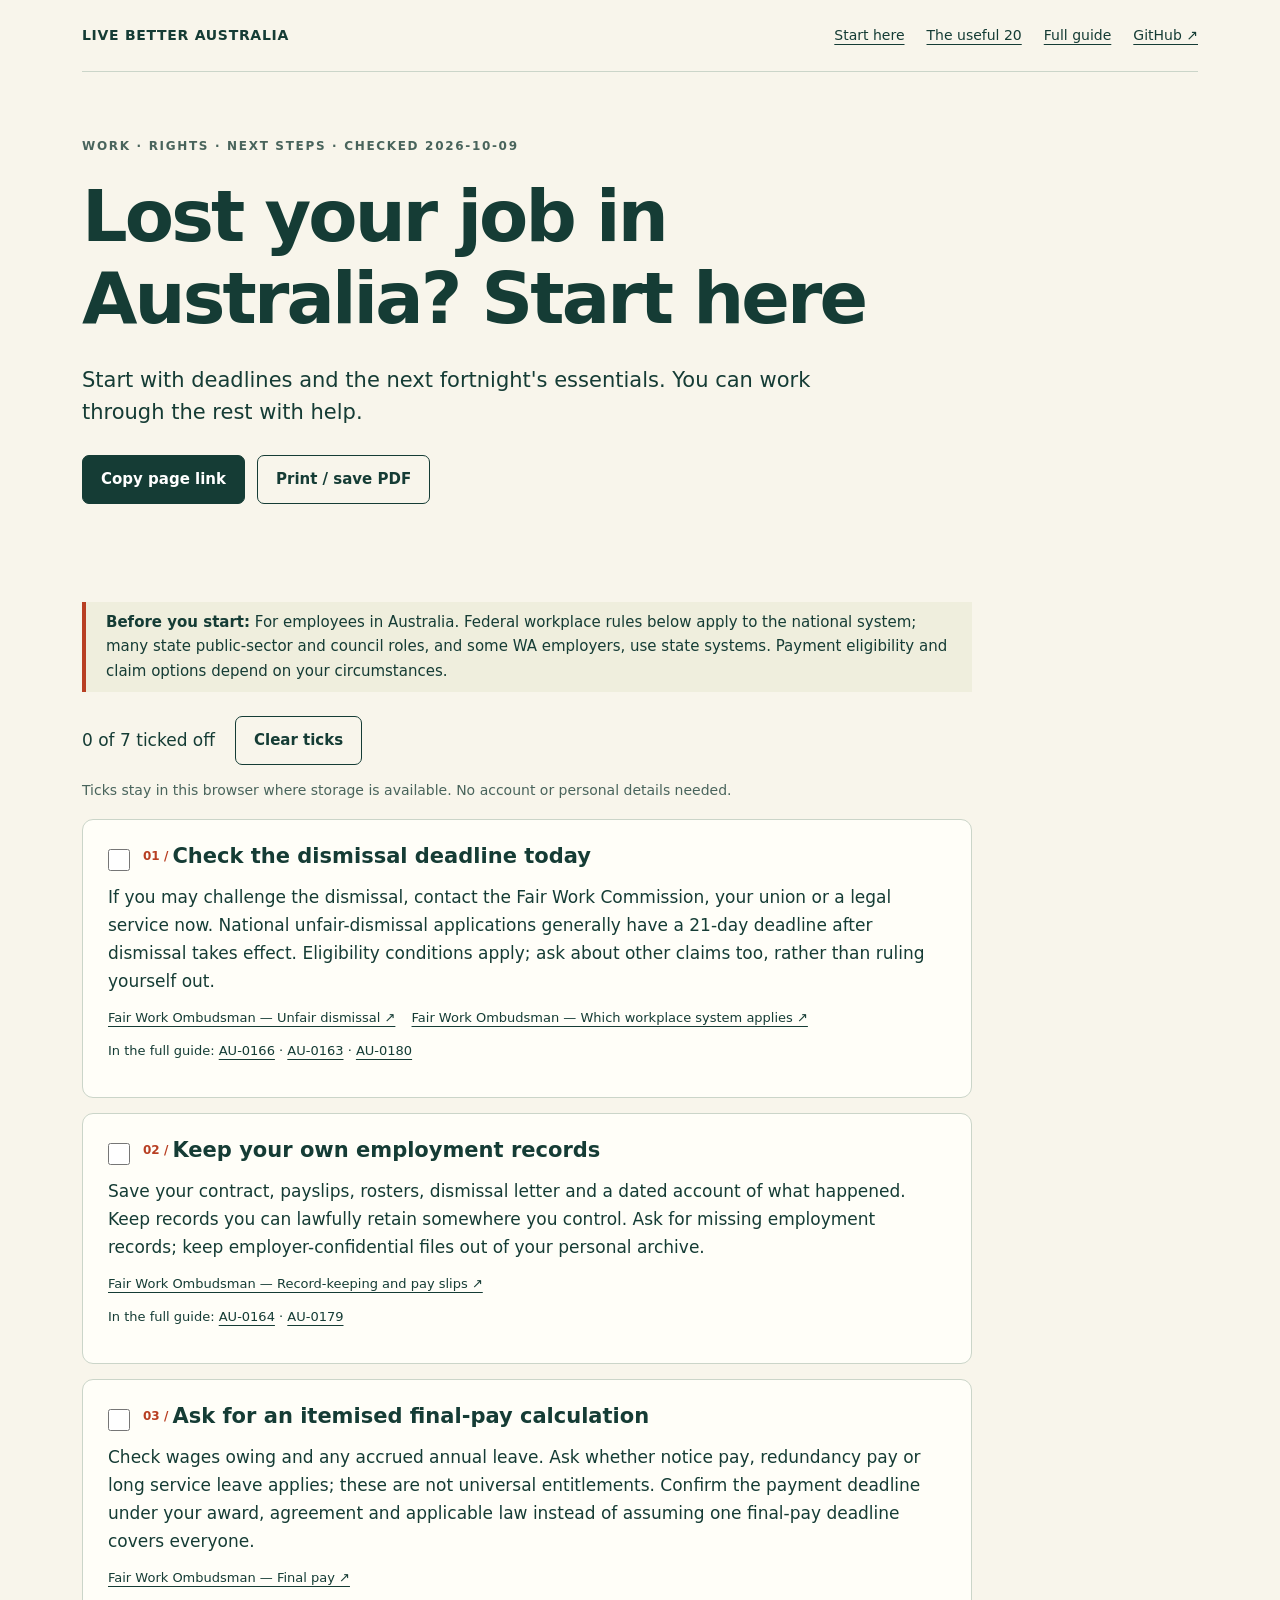
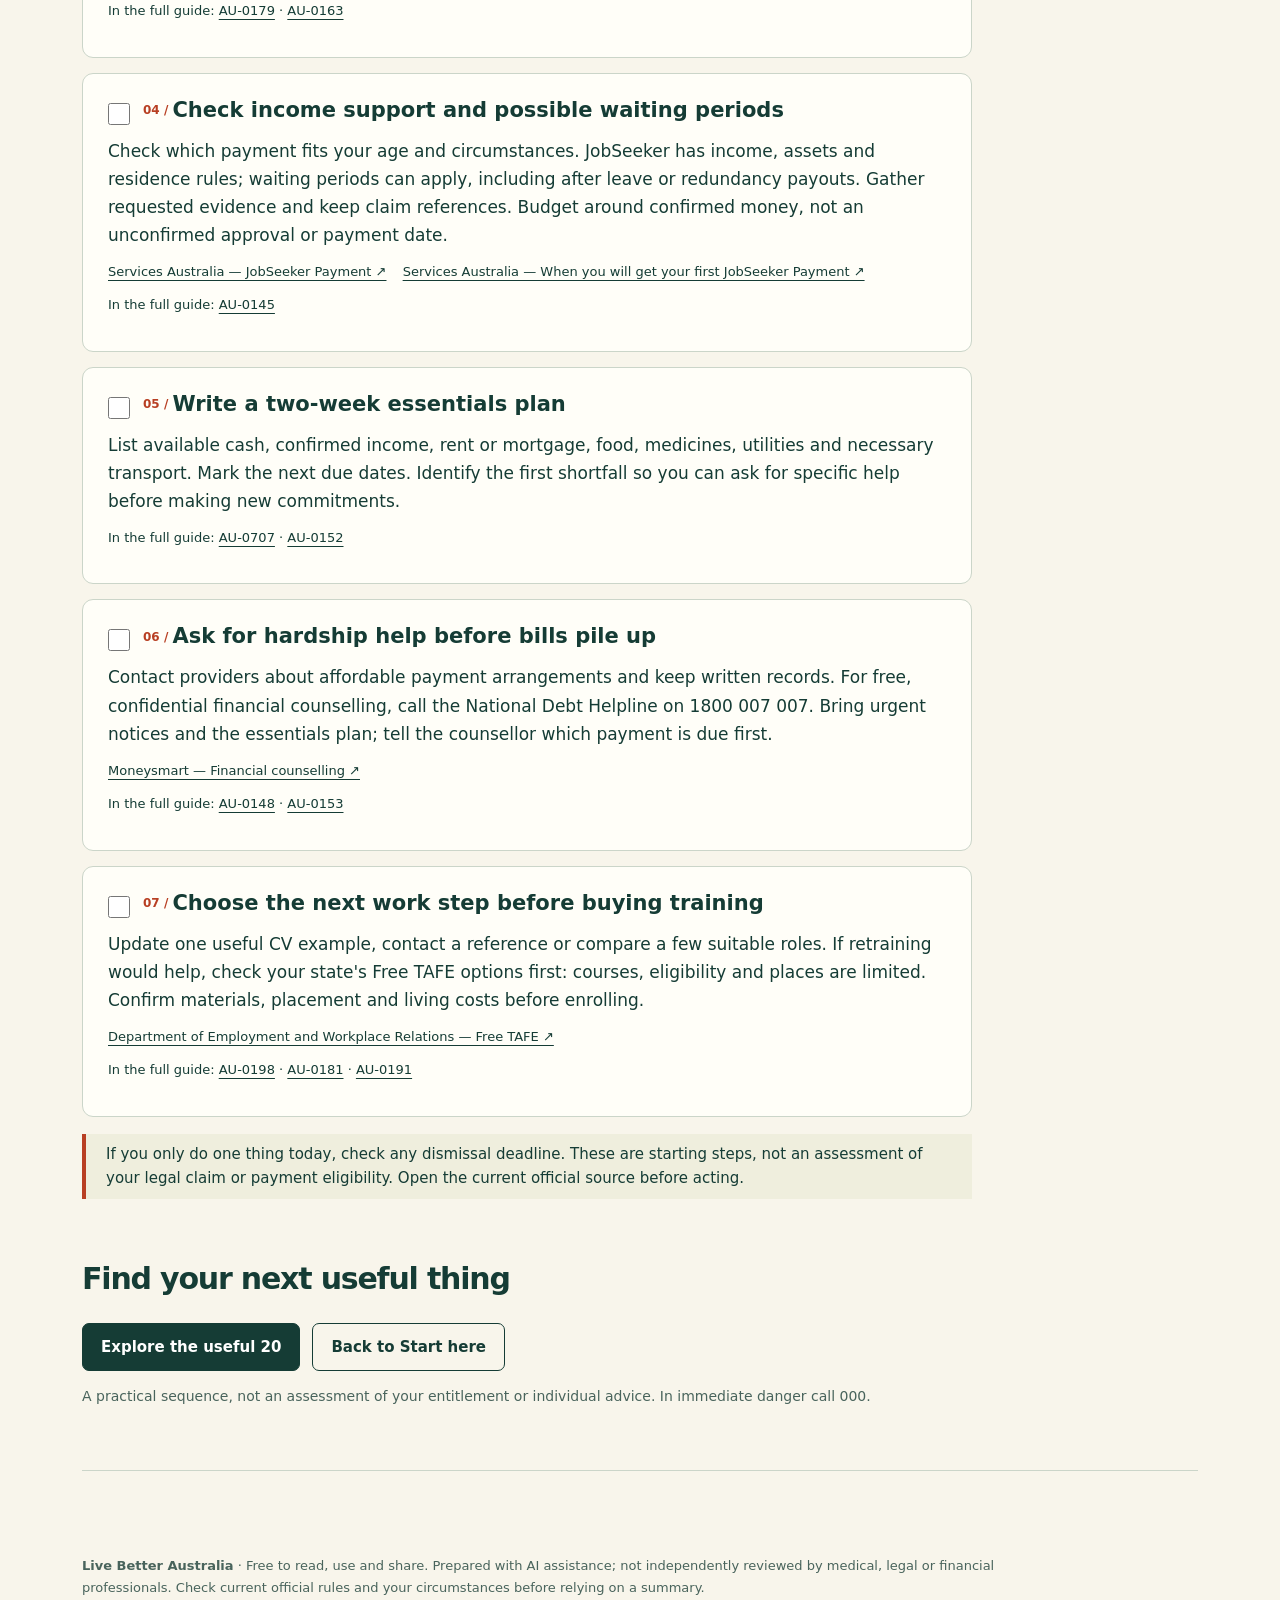
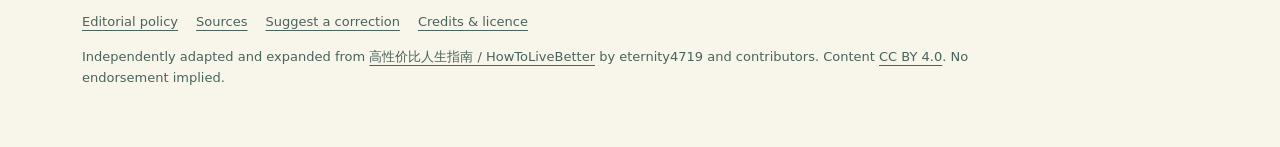
<file: lost-your-job.html>
<!doctype html><html lang="en-AU"><head><meta charset="utf-8"><meta name="viewport" content="width=device-width,initial-scale=1"><title>Lost your job in Australia? Start here — Live Better Australia</title><meta name="description" content="Start with deadlines and the next fortnight&#39;s essentials. You can work through the rest with help."><link rel="canonical" href="https://gerrygao1995-coder.github.io/live-better-australia/lost-your-job.html"><meta property="og:type" content="website"><meta property="og:locale" content="en_AU"><meta property="og:title" content="Lost your job in Australia? Start here"><meta property="og:description" content="Start with deadlines and the next fortnight&#39;s essentials. You can work through the rest with help."><meta property="og:url" content="https://gerrygao1995-coder.github.io/live-better-australia/lost-your-job.html"><meta property="og:image" content="https://gerrygao1995-coder.github.io/live-better-australia/social-preview.png"><meta name="twitter:card" content="summary_large_image"><link rel="stylesheet" href="site.css"></head><body data-page="lost-your-job"><a class="skip" href="#main">Skip to content</a><div class="wrap"><nav class="nav" aria-label="Main navigation"><a class="brand" href="index.html">LIVE BETTER AUSTRALIA</a><div class="nav-links"><a href="start-here.html" >Start here</a><a href="20-useful-things.html" >The useful 20</a><a href="index.html#explore">Full guide</a><a href="https://github.com/gerrygao1995-coder/live-better-australia">GitHub ↗</a></div></nav><main id="main"><header class="hero"><div class="eyebrow">WORK · RIGHTS · NEXT STEPS · Checked 2026-10-09</div><h1>Lost your job in Australia? Start here</h1><p class="lede">Start with deadlines and the next fortnight&#39;s essentials. You can work through the rest with help.</p><div class="buttons no-print"><button class="button" id="share" type="button">Copy page link</button><button class="button secondary" type="button" data-print>Print / save PDF</button></div><p id="share-status" class="status" role="status" aria-live="polite"></p><input id="share-url" class="copy-field" aria-label="Page link to copy" readonly hidden value="https://gerrygao1995-coder.github.io/live-better-australia/lost-your-job.html"></header><div class="scope-box"><strong>Before you start:</strong> For employees in Australia. Federal workplace rules below apply to the national system; many state public-sector and council roles, and some WA employers, use state systems. Payment eligibility and claim options depend on your circumstances.</div><div class="check-toolbar"><p id="progress" role="status" aria-live="polite">0 of 7 ticked off</p><button class="button secondary" id="clear-checks" type="button">Clear ticks</button></div><p class="note no-print" id="check-storage">Ticks stay in this browser where storage is available. No account or personal details needed.</p><ol class="checklist"><li><div class="check-title"><input id="step-1" data-step="1" type="checkbox"><label for="step-1">Check the dismissal deadline today</label></div><p>If you may challenge the dismissal, contact the Fair Work Commission, your union or a legal service now. National unfair-dismissal applications generally have a 21-day deadline after dismissal takes effect. Eligibility conditions apply; ask about other claims too, rather than ruling yourself out.</p><div class="source-links"><a href="https://www.fairwork.gov.au/ending-employment/help-with-termination/unfair-dismissal">Fair Work Ombudsman — Unfair dismissal ↗</a> <a href="https://www.fairwork.gov.au/about-us/workplace-laws/fair-work-system">Fair Work Ombudsman — Which workplace system applies ↗</a></div><p class="links">In the full guide: <a href="index.html#au-0166">AU-0166</a> · <a href="index.html#au-0163">AU-0163</a> · <a href="index.html#au-0180">AU-0180</a></p></li><li><div class="check-title"><input id="step-2" data-step="2" type="checkbox"><label for="step-2">Keep your own employment records</label></div><p>Save your contract, payslips, rosters, dismissal letter and a dated account of what happened. Keep records you can lawfully retain somewhere you control. Ask for missing employment records; keep employer-confidential files out of your personal archive.</p><div class="source-links"><a href="https://www.fairwork.gov.au/tools-and-resources/fact-sheets/rights-and-obligations/record-keeping-pay-slips">Fair Work Ombudsman — Record-keeping and pay slips ↗</a></div><p class="links">In the full guide: <a href="index.html#au-0164">AU-0164</a> · <a href="index.html#au-0179">AU-0179</a></p></li><li><div class="check-title"><input id="step-3" data-step="3" type="checkbox"><label for="step-3">Ask for an itemised final-pay calculation</label></div><p>Check wages owing and any accrued annual leave. Ask whether notice pay, redundancy pay or long service leave applies; these are not universal entitlements. Confirm the payment deadline under your award, agreement and applicable law instead of assuming one final-pay deadline covers everyone.</p><div class="source-links"><a href="https://www.fairwork.gov.au/ending-employment/final-pay">Fair Work Ombudsman — Final pay ↗</a></div><p class="links">In the full guide: <a href="index.html#au-0179">AU-0179</a> · <a href="index.html#au-0163">AU-0163</a></p></li><li><div class="check-title"><input id="step-4" data-step="4" type="checkbox"><label for="step-4">Check income support and possible waiting periods</label></div><p>Check which payment fits your age and circumstances. JobSeeker has income, assets and residence rules; waiting periods can apply, including after leave or redundancy payouts. Gather requested evidence and keep claim references. Budget around confirmed money, not an unconfirmed approval or payment date.</p><div class="source-links"><a href="https://www.servicesaustralia.gov.au/jobseeker-payment">Services Australia — JobSeeker Payment ↗</a> <a href="https://www.servicesaustralia.gov.au/when-youll-get-your-first-jobseeker-payment?context=51411">Services Australia — When you will get your first JobSeeker Payment ↗</a></div><p class="links">In the full guide: <a href="index.html#au-0145">AU-0145</a></p></li><li><div class="check-title"><input id="step-5" data-step="5" type="checkbox"><label for="step-5">Write a two-week essentials plan</label></div><p>List available cash, confirmed income, rent or mortgage, food, medicines, utilities and necessary transport. Mark the next due dates. Identify the first shortfall so you can ask for specific help before making new commitments.</p><div class="source-links"></div><p class="links">In the full guide: <a href="index.html#au-0707">AU-0707</a> · <a href="index.html#au-0152">AU-0152</a></p></li><li><div class="check-title"><input id="step-6" data-step="6" type="checkbox"><label for="step-6">Ask for hardship help before bills pile up</label></div><p>Contact providers about affordable payment arrangements and keep written records. For free, confidential financial counselling, call the National Debt Helpline on 1800 007 007. Bring urgent notices and the essentials plan; tell the counsellor which payment is due first.</p><div class="source-links"><a href="https://moneysmart.gov.au/managing-debt/financial-counselling">Moneysmart — Financial counselling ↗</a></div><p class="links">In the full guide: <a href="index.html#au-0148">AU-0148</a> · <a href="index.html#au-0153">AU-0153</a></p></li><li><div class="check-title"><input id="step-7" data-step="7" type="checkbox"><label for="step-7">Choose the next work step before buying training</label></div><p>Update one useful CV example, contact a reference or compare a few suitable roles. If retraining would help, check your state&#39;s Free TAFE options first: courses, eligibility and places are limited. Confirm materials, placement and living costs before enrolling.</p><div class="source-links"><a href="https://www.dewr.gov.au/skills-reform/free-tafe">Department of Employment and Workplace Relations — Free TAFE ↗</a></div><p class="links">In the full guide: <a href="index.html#au-0198">AU-0198</a> · <a href="index.html#au-0181">AU-0181</a> · <a href="index.html#au-0191">AU-0191</a></p></li></ol><p class="scope-box">If you only do one thing today, check any dismissal deadline. These are starting steps, not an assessment of your legal claim or payment eligibility. Open the current official source before acting.</p><section class="section related"><h2>Find your next useful thing</h2><div class="buttons"><a class="button" href="20-useful-things.html">Explore the useful 20</a><a class="button secondary" href="start-here.html">Back to Start here</a></div><p class="note">A practical sequence, not an assessment of your entitlement or individual advice. In immediate danger call 000.</p></section></main><footer><p><strong>Live Better Australia</strong> · Free to read, use and share. Prepared with AI assistance; not independently reviewed by medical, legal or financial professionals. Check current official rules and your circumstances before relying on a summary.</p><div class="footer-links"><a href="editorial-policy.html">Editorial policy</a><a href="sources.html">Sources</a><a href="contributing.html">Suggest a correction</a><a href="attribution.html">Credits & licence</a></div><p>Independently adapted and expanded from <a href="https://github.com/eternity4719/HowToLiveBetter">高性价比人生指南 / HowToLiveBetter</a> by eternity4719 and contributors. Content <a href="https://creativecommons.org/licenses/by/4.0/">CC BY 4.0</a>. No endorsement implied.</p><p class="print-url">https://gerrygao1995-coder.github.io/live-better-australia/lost-your-job.html</p></footer></div><script>
const shareButton=document.getElementById('share');
if(shareButton)shareButton.addEventListener('click',async()=>{const field=document.getElementById('share-url');const status=document.getElementById('share-status');try{await navigator.clipboard.writeText(field.value);status.textContent='Link copied. Share it with someone who could use it.';}catch{field.hidden=false;field.focus();field.select();status.textContent='Select and copy the link below.';}});
document.querySelectorAll('[data-print]').forEach(b=>b.addEventListener('click',()=>window.print()));
const checks=[...document.querySelectorAll('[data-step]')];
if(checks.length){const key='lba-checklist-'+document.body.dataset.page;const progress=document.getElementById('progress');let persistent=true;const update=()=>{progress.textContent=checks.filter(c=>c.checked).length+' of '+checks.length+' ticked off';};try{const saved=JSON.parse(localStorage.getItem(key)||'[]');if(Array.isArray(saved))checks.forEach(c=>c.checked=saved.includes(c.dataset.step));}catch{persistent=false;}const note=document.getElementById('check-storage');if(!persistent)note.textContent='Ticks last for this visit only in this browser.';checks.forEach(c=>c.addEventListener('change',()=>{update();try{localStorage.setItem(key,JSON.stringify(checks.filter(c=>c.checked).map(c=>c.dataset.step)));}catch{note.textContent='Ticks last for this visit only in this browser.';}}));document.getElementById('clear-checks').addEventListener('click',()=>{checks.forEach(c=>c.checked=false);try{localStorage.removeItem(key);}catch{}update();});update();}
</script></body></html>
</file>
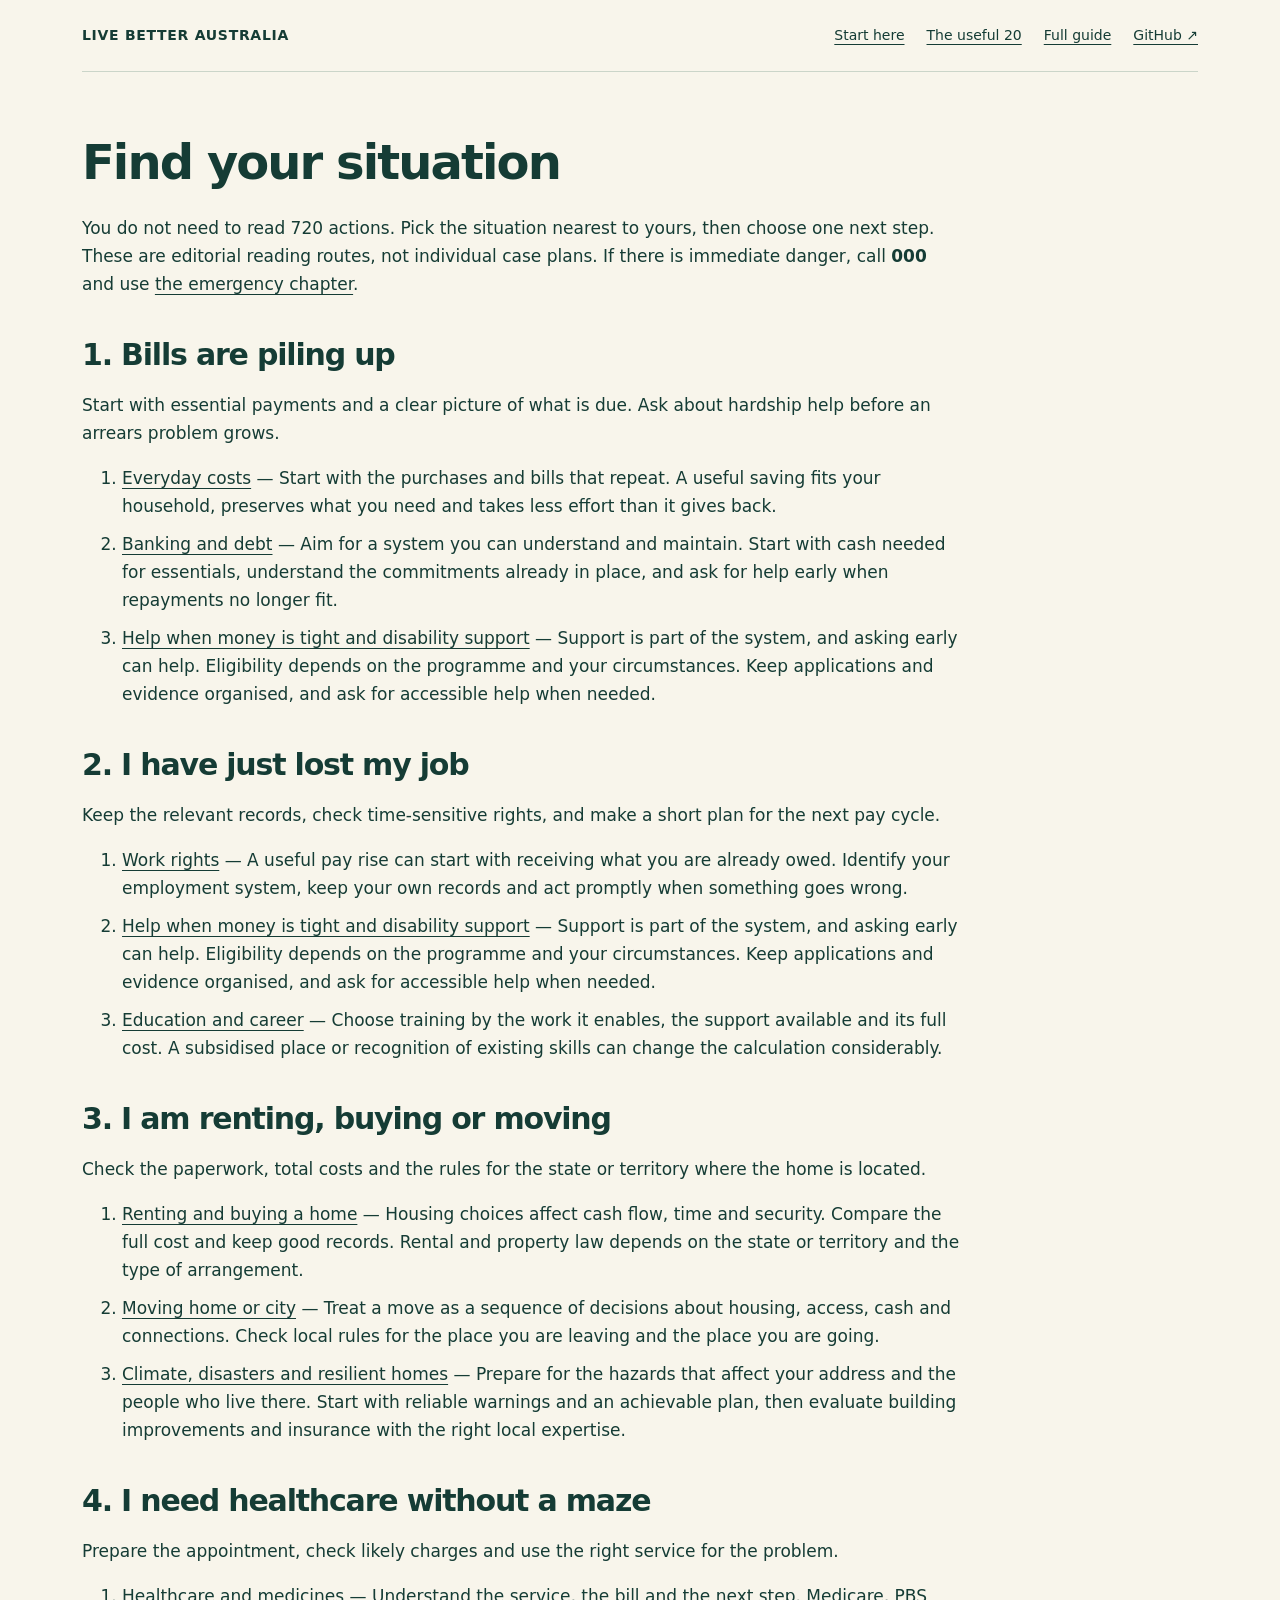
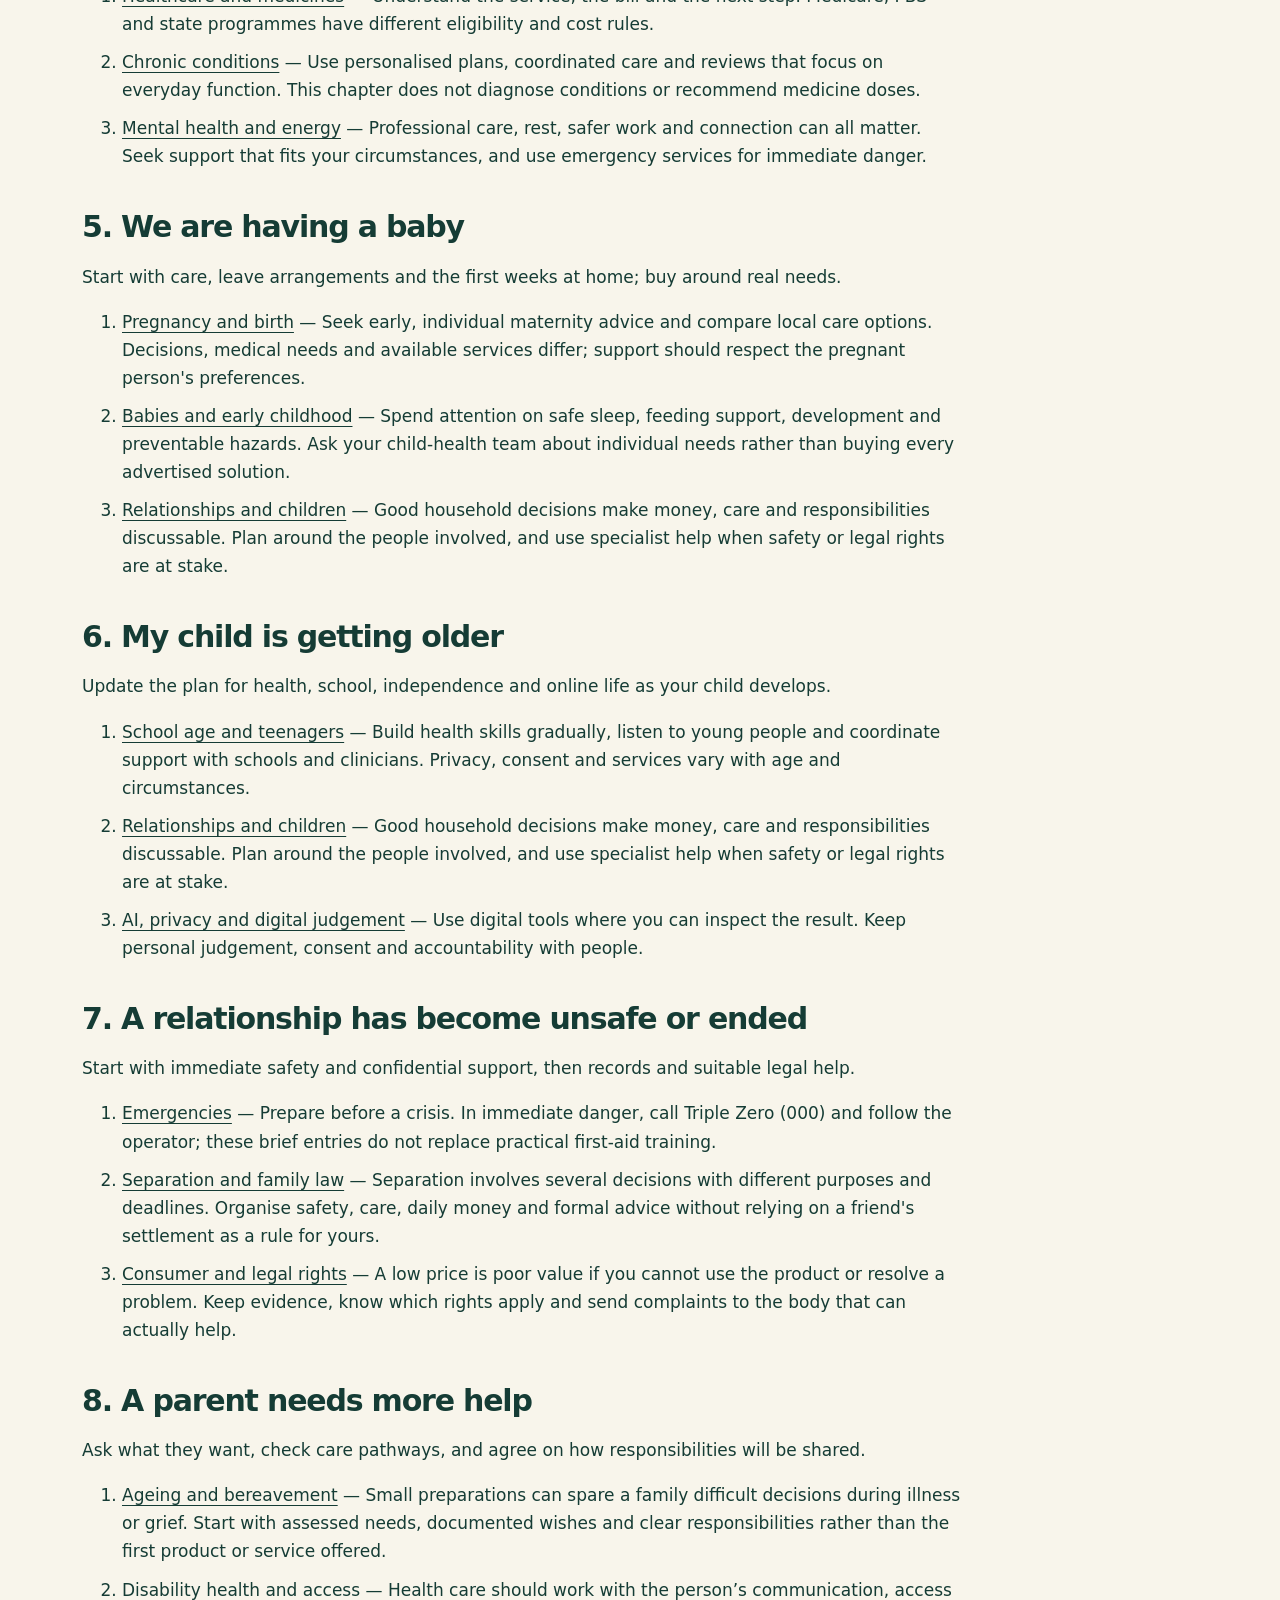
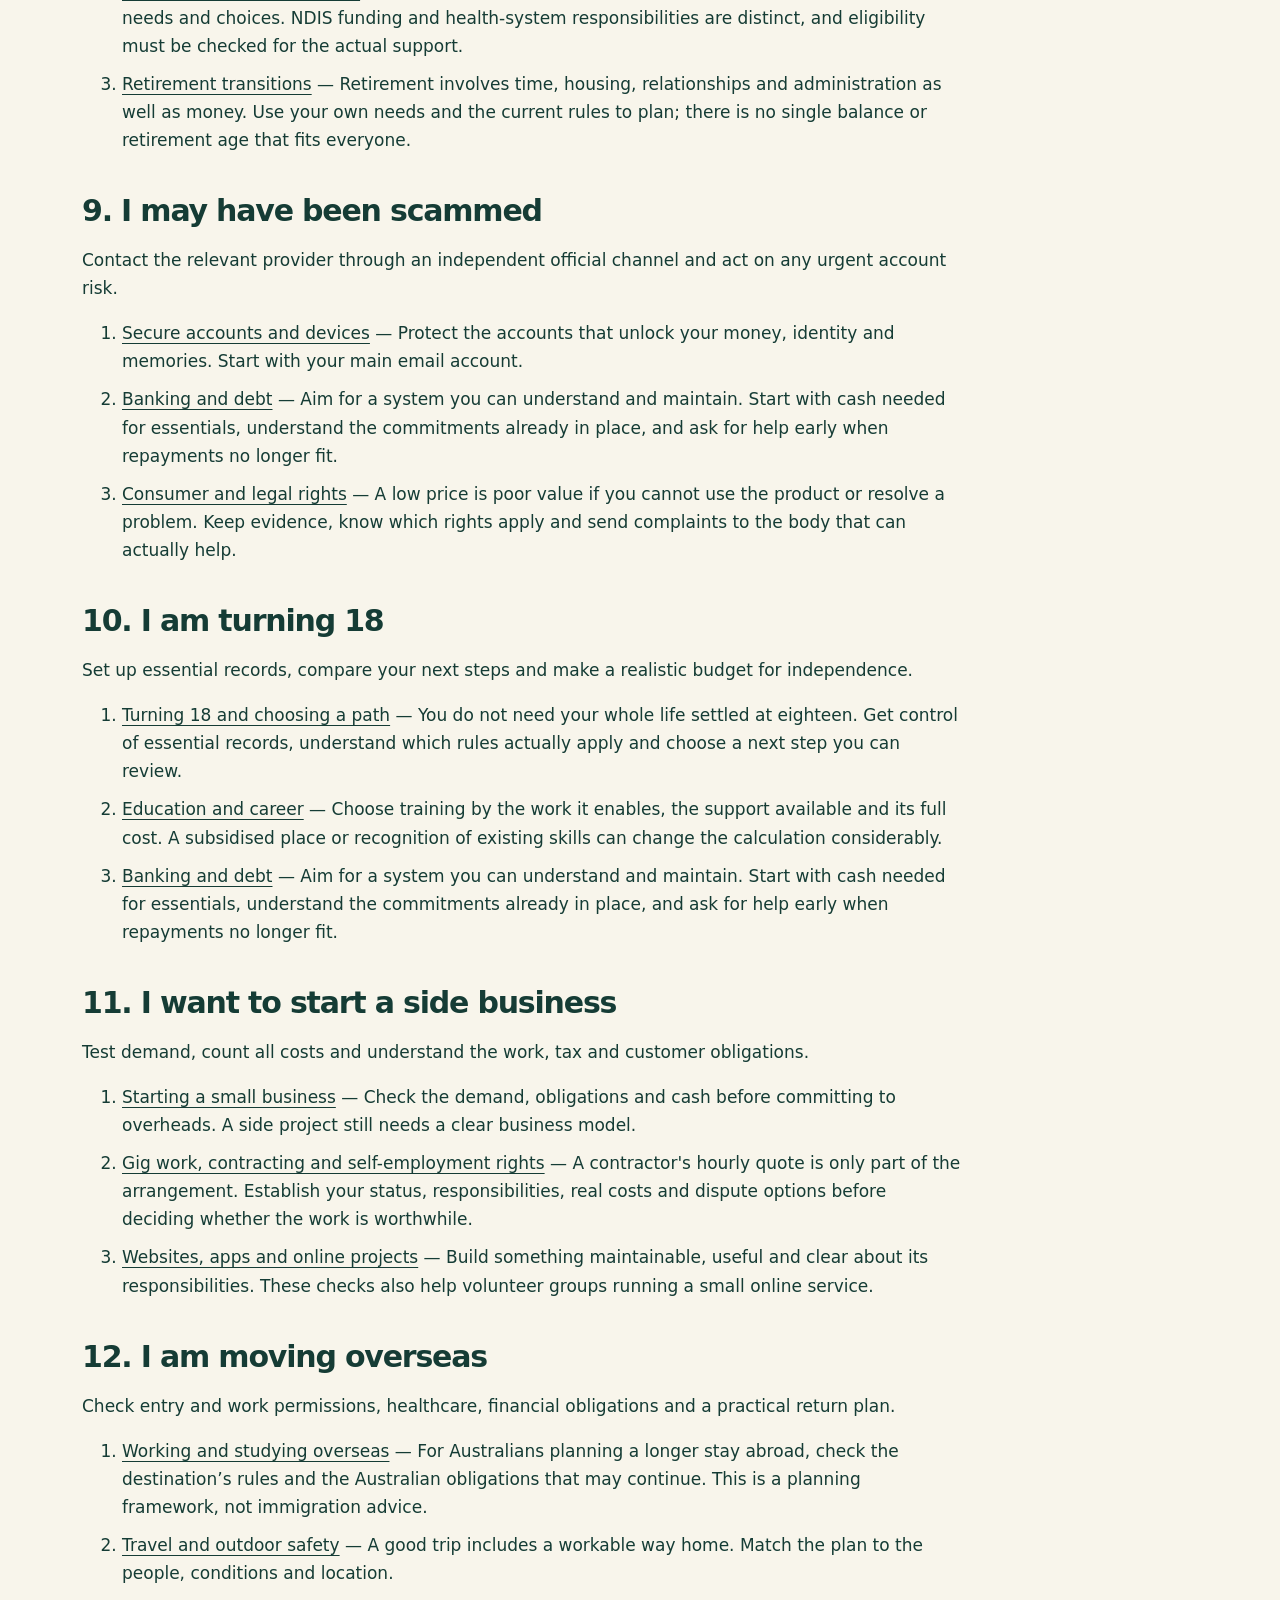
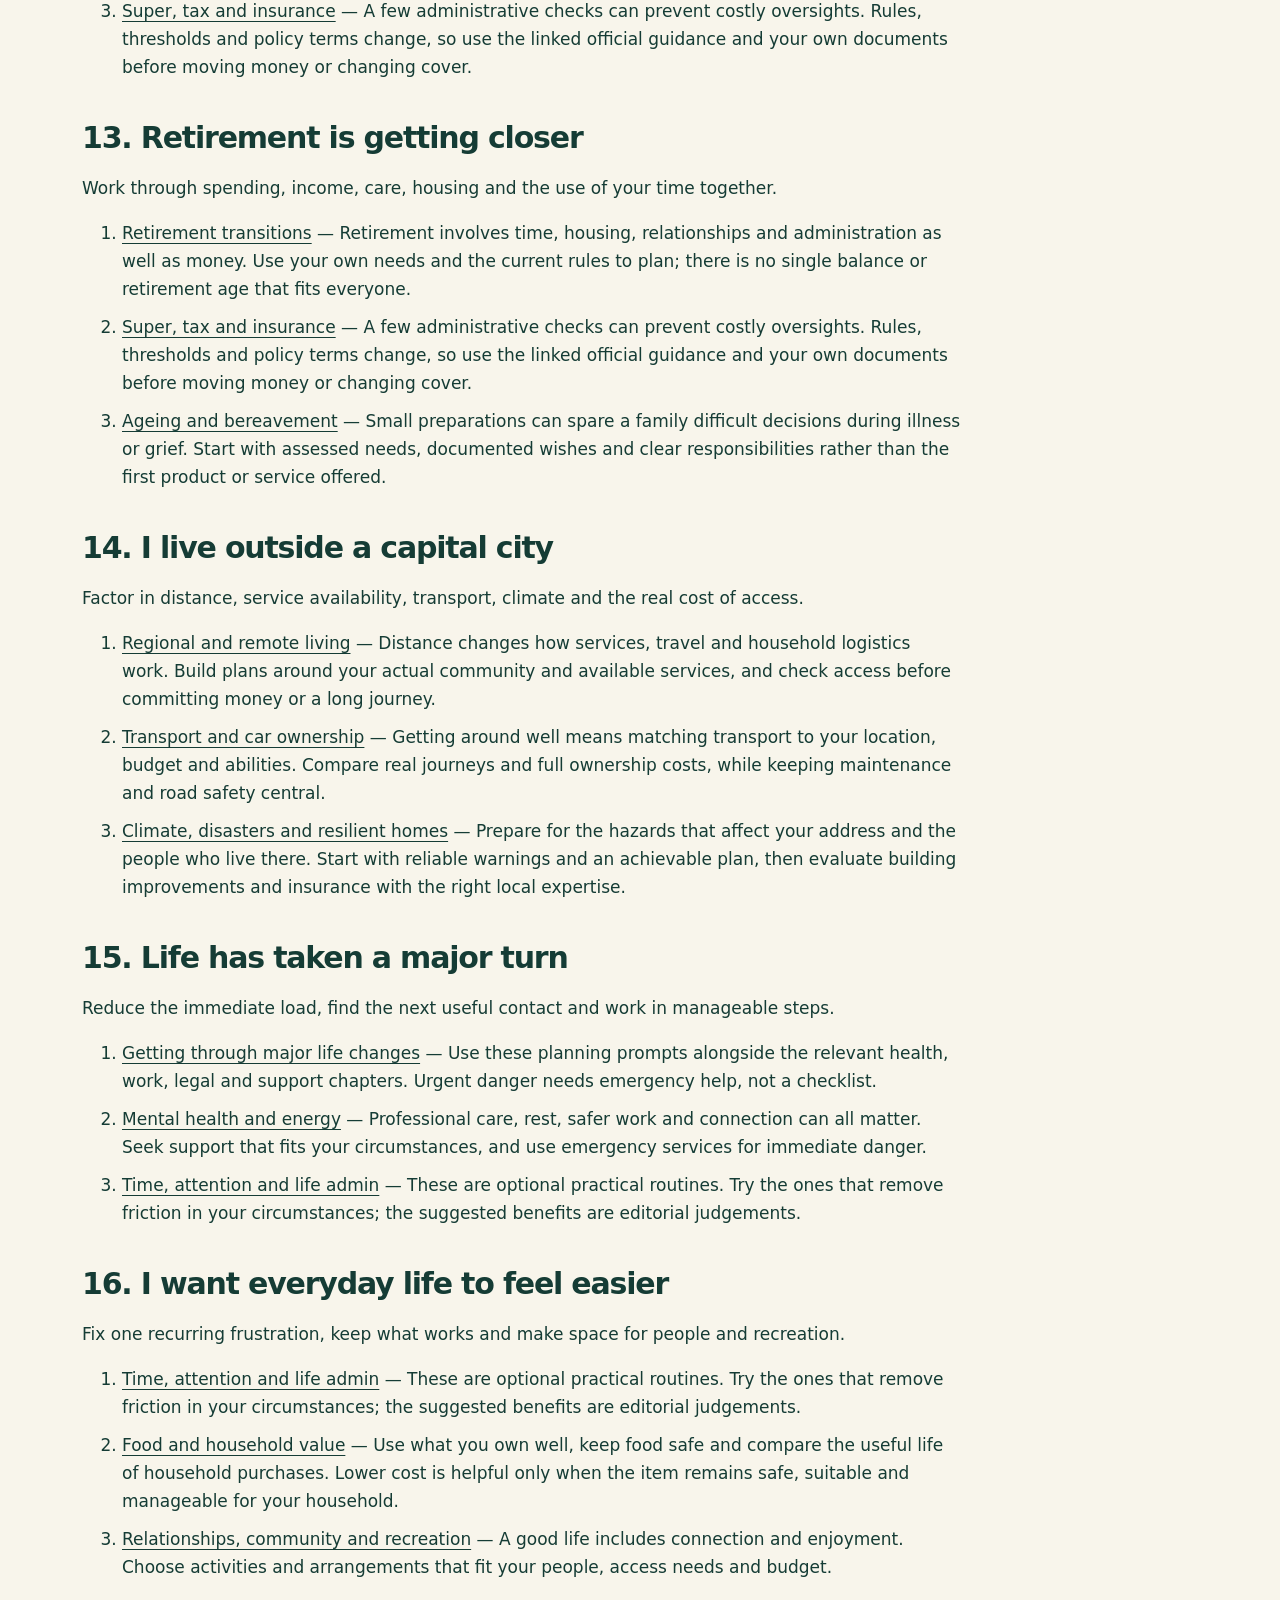
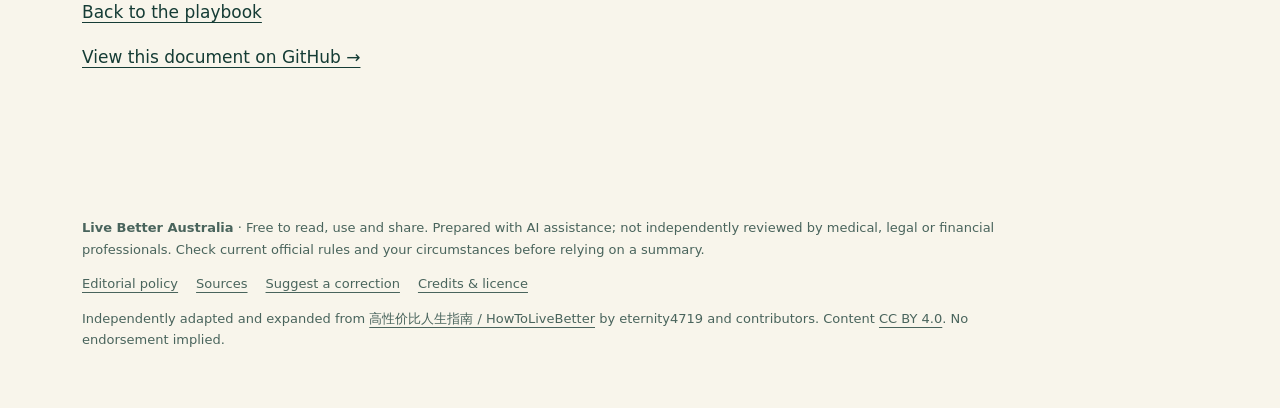
<file: scenarios.html>
<!doctype html><html lang="en-AU"><head><meta charset="utf-8"><meta name="viewport" content="width=device-width,initial-scale=1"><title>Find your situation — Live Better Australia</title><meta name="description" content="Find your situation for Live Better Australia, the free Australian life playbook."><link rel="canonical" href="https://gerrygao1995-coder.github.io/live-better-australia/scenarios.html"><meta property="og:type" content="website"><meta property="og:locale" content="en_AU"><meta property="og:title" content="Find your situation"><meta property="og:description" content="Find your situation for Live Better Australia, the free Australian life playbook."><meta property="og:url" content="https://gerrygao1995-coder.github.io/live-better-australia/scenarios.html"><meta property="og:image" content="https://gerrygao1995-coder.github.io/live-better-australia/social-preview.png"><meta name="twitter:card" content="summary_large_image"><link rel="stylesheet" href="site.css"></head><body data-page=""><a class="skip" href="#main">Skip to content</a><div class="wrap"><nav class="nav" aria-label="Main navigation"><a class="brand" href="index.html">LIVE BETTER AUSTRALIA</a><div class="nav-links"><a href="start-here.html" >Start here</a><a href="20-useful-things.html" >The useful 20</a><a href="index.html#explore">Full guide</a><a href="https://github.com/gerrygao1995-coder/live-better-australia">GitHub ↗</a></div></nav><main id="main"><div class="prose"><h1 id="find-your-situation">Find your situation</h1><p>You do not need to read 720 actions. Pick the situation nearest to yours, then choose one next step. These are editorial reading routes, not individual case plans. If there is immediate danger, call <strong>000</strong> and use <a href="index.html#chapter-1">the emergency chapter</a>.</p><h2 id="1-bills-are-piling-up">1. Bills are piling up</h2><p>Start with essential payments and a clear picture of what is due. Ask about hardship help before an arrears problem grows.</p><ol><li><a href="index.html#chapter-5">Everyday costs</a> — Start with the purchases and bills that repeat. A useful saving fits your household, preserves what you need and takes less effort than it gives back.</li><li><a href="index.html#chapter-7">Banking and debt</a> — Aim for a system you can understand and maintain. Start with cash needed for essentials, understand the commitments already in place, and ask for help early when repayments no longer fit.</li><li><a href="index.html#chapter-9">Help when money is tight and disability support</a> — Support is part of the system, and asking early can help. Eligibility depends on the programme and your circumstances. Keep applications and evidence organised, and ask for accessible help when needed.</li></ol><h2 id="2-i-have-just-lost-my-job">2. I have just lost my job</h2><p>Keep the relevant records, check time-sensitive rights, and make a short plan for the next pay cycle.</p><ol><li><a href="index.html#chapter-10">Work rights</a> — A useful pay rise can start with receiving what you are already owed. Identify your employment system, keep your own records and act promptly when something goes wrong.</li><li><a href="index.html#chapter-9">Help when money is tight and disability support</a> — Support is part of the system, and asking early can help. Eligibility depends on the programme and your circumstances. Keep applications and evidence organised, and ask for accessible help when needed.</li><li><a href="index.html#chapter-11">Education and career</a> — Choose training by the work it enables, the support available and its full cost. A subsidised place or recognition of existing skills can change the calculation considerably.</li></ol><h2 id="3-i-am-renting-buying-or-moving">3. I am renting, buying or moving</h2><p>Check the paperwork, total costs and the rules for the state or territory where the home is located.</p><ol><li><a href="index.html#chapter-6">Renting and buying a home</a> — Housing choices affect cash flow, time and security. Compare the full cost and keep good records. Rental and property law depends on the state or territory and the type of arrangement.</li><li><a href="index.html#chapter-36">Moving home or city</a> — Treat a move as a sequence of decisions about housing, access, cash and connections. Check local rules for the place you are leaving and the place you are going.</li><li><a href="index.html#chapter-26">Climate, disasters and resilient homes</a> — Prepare for the hazards that affect your address and the people who live there. Start with reliable warnings and an achievable plan, then evaluate building improvements and insurance with the right local expertise.</li></ol><h2 id="4-i-need-healthcare-without-a-maze">4. I need healthcare without a maze</h2><p>Prepare the appointment, check likely charges and use the right service for the problem.</p><ol><li><a href="index.html#chapter-3">Healthcare and medicines</a> — Understand the service, the bill and the next step. Medicare, PBS and state programmes have different eligibility and cost rules.</li><li><a href="index.html#chapter-19">Chronic conditions</a> — Use personalised plans, coordinated care and reviews that focus on everyday function. This chapter does not diagnose conditions or recommend medicine doses.</li><li><a href="index.html#chapter-4">Mental health and energy</a> — Professional care, rest, safer work and connection can all matter. Seek support that fits your circumstances, and use emergency services for immediate danger.</li></ol><h2 id="5-we-are-having-a-baby">5. We are having a baby</h2><p>Start with care, leave arrangements and the first weeks at home; buy around real needs.</p><ol><li><a href="index.html#chapter-20">Pregnancy and birth</a> — Seek early, individual maternity advice and compare local care options. Decisions, medical needs and available services differ; support should respect the pregnant person&#39;s preferences.</li><li><a href="index.html#chapter-21">Babies and early childhood</a> — Spend attention on safe sleep, feeding support, development and preventable hazards. Ask your child-health team about individual needs rather than buying every advertised solution.</li><li><a href="index.html#chapter-12">Relationships and children</a> — Good household decisions make money, care and responsibilities discussable. Plan around the people involved, and use specialist help when safety or legal rights are at stake.</li></ol><h2 id="6-my-child-is-getting-older">6. My child is getting older</h2><p>Update the plan for health, school, independence and online life as your child develops.</p><ol><li><a href="index.html#chapter-22">School age and teenagers</a> — Build health skills gradually, listen to young people and coordinate support with schools and clinicians. Privacy, consent and services vary with age and circumstances.</li><li><a href="index.html#chapter-12">Relationships and children</a> — Good household decisions make money, care and responsibilities discussable. Plan around the people involved, and use specialist help when safety or legal rights are at stake.</li><li><a href="index.html#chapter-35">AI, privacy and digital judgement</a> — Use digital tools where you can inspect the result. Keep personal judgement, consent and accountability with people.</li></ol><h2 id="7-a-relationship-has-become-unsafe-or-ended">7. A relationship has become unsafe or ended</h2><p>Start with immediate safety and confidential support, then records and suitable legal help.</p><ol><li><a href="index.html#chapter-1">Emergencies</a> — Prepare before a crisis. In immediate danger, call Triple Zero (000) and follow the operator; these brief entries do not replace practical first-aid training.</li><li><a href="index.html#chapter-30">Separation and family law</a> — Separation involves several decisions with different purposes and deadlines. Organise safety, care, daily money and formal advice without relying on a friend&#39;s settlement as a rule for yours.</li><li><a href="index.html#chapter-14">Consumer and legal rights</a> — A low price is poor value if you cannot use the product or resolve a problem. Keep evidence, know which rights apply and send complaints to the body that can actually help.</li></ol><h2 id="8-a-parent-needs-more-help">8. A parent needs more help</h2><p>Ask what they want, check care pathways, and agree on how responsibilities will be shared.</p><ol><li><a href="index.html#chapter-13">Ageing and bereavement</a> — Small preparations can spare a family difficult decisions during illness or grief. Start with assessed needs, documented wishes and clear responsibilities rather than the first product or service offered.</li><li><a href="index.html#chapter-23">Disability health and access</a> — Health care should work with the person’s communication, access needs and choices. NDIS funding and health-system responsibilities are distinct, and eligibility must be checked for the actual support.</li><li><a href="index.html#chapter-28">Retirement transitions</a> — Retirement involves time, housing, relationships and administration as well as money. Use your own needs and the current rules to plan; there is no single balance or retirement age that fits everyone.</li></ol><h2 id="9-i-may-have-been-scammed">9. I may have been scammed</h2><p>Contact the relevant provider through an independent official channel and act on any urgent account risk.</p><ol><li><a href="index.html#chapter-15">Secure accounts and devices</a> — Protect the accounts that unlock your money, identity and memories. Start with your main email account.</li><li><a href="index.html#chapter-7">Banking and debt</a> — Aim for a system you can understand and maintain. Start with cash needed for essentials, understand the commitments already in place, and ask for help early when repayments no longer fit.</li><li><a href="index.html#chapter-14">Consumer and legal rights</a> — A low price is poor value if you cannot use the product or resolve a problem. Keep evidence, know which rights apply and send complaints to the body that can actually help.</li></ol><h2 id="10-i-am-turning-18">10. I am turning 18</h2><p>Set up essential records, compare your next steps and make a realistic budget for independence.</p><ol><li><a href="index.html#chapter-33">Turning 18 and choosing a path</a> — You do not need your whole life settled at eighteen. Get control of essential records, understand which rules actually apply and choose a next step you can review.</li><li><a href="index.html#chapter-11">Education and career</a> — Choose training by the work it enables, the support available and its full cost. A subsidised place or recognition of existing skills can change the calculation considerably.</li><li><a href="index.html#chapter-7">Banking and debt</a> — Aim for a system you can understand and maintain. Start with cash needed for essentials, understand the commitments already in place, and ask for help early when repayments no longer fit.</li></ol><h2 id="11-i-want-to-start-a-side-business">11. I want to start a side business</h2><p>Test demand, count all costs and understand the work, tax and customer obligations.</p><ol><li><a href="index.html#chapter-16">Starting a small business</a> — Check the demand, obligations and cash before committing to overheads. A side project still needs a clear business model.</li><li><a href="index.html#chapter-32">Gig work, contracting and self-employment rights</a> — A contractor&#39;s hourly quote is only part of the arrangement. Establish your status, responsibilities, real costs and dispute options before deciding whether the work is worthwhile.</li><li><a href="index.html#chapter-38">Websites, apps and online projects</a> — Build something maintainable, useful and clear about its responsibilities. These checks also help volunteer groups running a small online service.</li></ol><h2 id="12-i-am-moving-overseas">12. I am moving overseas</h2><p>Check entry and work permissions, healthcare, financial obligations and a practical return plan.</p><ol><li><a href="index.html#chapter-37">Working and studying overseas</a> — For Australians planning a longer stay abroad, check the destination’s rules and the Australian obligations that may continue. This is a planning framework, not immigration advice.</li><li><a href="index.html#chapter-17">Travel and outdoor safety</a> — A good trip includes a workable way home. Match the plan to the people, conditions and location.</li><li><a href="index.html#chapter-8">Super, tax and insurance</a> — A few administrative checks can prevent costly oversights. Rules, thresholds and policy terms change, so use the linked official guidance and your own documents before moving money or changing cover.</li></ol><h2 id="13-retirement-is-getting-closer">13. Retirement is getting closer</h2><p>Work through spending, income, care, housing and the use of your time together.</p><ol><li><a href="index.html#chapter-28">Retirement transitions</a> — Retirement involves time, housing, relationships and administration as well as money. Use your own needs and the current rules to plan; there is no single balance or retirement age that fits everyone.</li><li><a href="index.html#chapter-8">Super, tax and insurance</a> — A few administrative checks can prevent costly oversights. Rules, thresholds and policy terms change, so use the linked official guidance and your own documents before moving money or changing cover.</li><li><a href="index.html#chapter-13">Ageing and bereavement</a> — Small preparations can spare a family difficult decisions during illness or grief. Start with assessed needs, documented wishes and clear responsibilities rather than the first product or service offered.</li></ol><h2 id="14-i-live-outside-a-capital-city">14. I live outside a capital city</h2><p>Factor in distance, service availability, transport, climate and the real cost of access.</p><ol><li><a href="index.html#chapter-29">Regional and remote living</a> — Distance changes how services, travel and household logistics work. Build plans around your actual community and available services, and check access before committing money or a long journey.</li><li><a href="index.html#chapter-25">Transport and car ownership</a> — Getting around well means matching transport to your location, budget and abilities. Compare real journeys and full ownership costs, while keeping maintenance and road safety central.</li><li><a href="index.html#chapter-26">Climate, disasters and resilient homes</a> — Prepare for the hazards that affect your address and the people who live there. Start with reliable warnings and an achievable plan, then evaluate building improvements and insurance with the right local expertise.</li></ol><h2 id="15-life-has-taken-a-major-turn">15. Life has taken a major turn</h2><p>Reduce the immediate load, find the next useful contact and work in manageable steps.</p><ol><li><a href="index.html#chapter-40">Getting through major life changes</a> — Use these planning prompts alongside the relevant health, work, legal and support chapters. Urgent danger needs emergency help, not a checklist.</li><li><a href="index.html#chapter-4">Mental health and energy</a> — Professional care, rest, safer work and connection can all matter. Seek support that fits your circumstances, and use emergency services for immediate danger.</li><li><a href="index.html#chapter-18">Time, attention and life admin</a> — These are optional practical routines. Try the ones that remove friction in your circumstances; the suggested benefits are editorial judgements.</li></ol><h2 id="16-i-want-everyday-life-to-feel-easier">16. I want everyday life to feel easier</h2><p>Fix one recurring frustration, keep what works and make space for people and recreation.</p><ol><li><a href="index.html#chapter-18">Time, attention and life admin</a> — These are optional practical routines. Try the ones that remove friction in your circumstances; the suggested benefits are editorial judgements.</li><li><a href="index.html#chapter-27">Food and household value</a> — Use what you own well, keep food safe and compare the useful life of household purchases. Lower cost is helpful only when the item remains safe, suitable and manageable for your household.</li><li><a href="index.html#chapter-39">Relationships, community and recreation</a> — A good life includes connection and enjoyment. Choose activities and arrangements that fit your people, access needs and budget.</li></ol><p><a href="index.html">Back to the playbook</a></p><p class="no-print"><a href="https://github.com/gerrygao1995-coder/live-better-australia/blob/main/SCENARIOS.md">View this document on GitHub →</a></p></div></main><footer><p><strong>Live Better Australia</strong> · Free to read, use and share. Prepared with AI assistance; not independently reviewed by medical, legal or financial professionals. Check current official rules and your circumstances before relying on a summary.</p><div class="footer-links"><a href="editorial-policy.html">Editorial policy</a><a href="sources.html">Sources</a><a href="contributing.html">Suggest a correction</a><a href="attribution.html">Credits & licence</a></div><p>Independently adapted and expanded from <a href="https://github.com/eternity4719/HowToLiveBetter">高性价比人生指南 / HowToLiveBetter</a> by eternity4719 and contributors. Content <a href="https://creativecommons.org/licenses/by/4.0/">CC BY 4.0</a>. No endorsement implied.</p><p class="print-url">https://gerrygao1995-coder.github.io/live-better-australia/scenarios.html</p></footer></div></body></html>
</file>
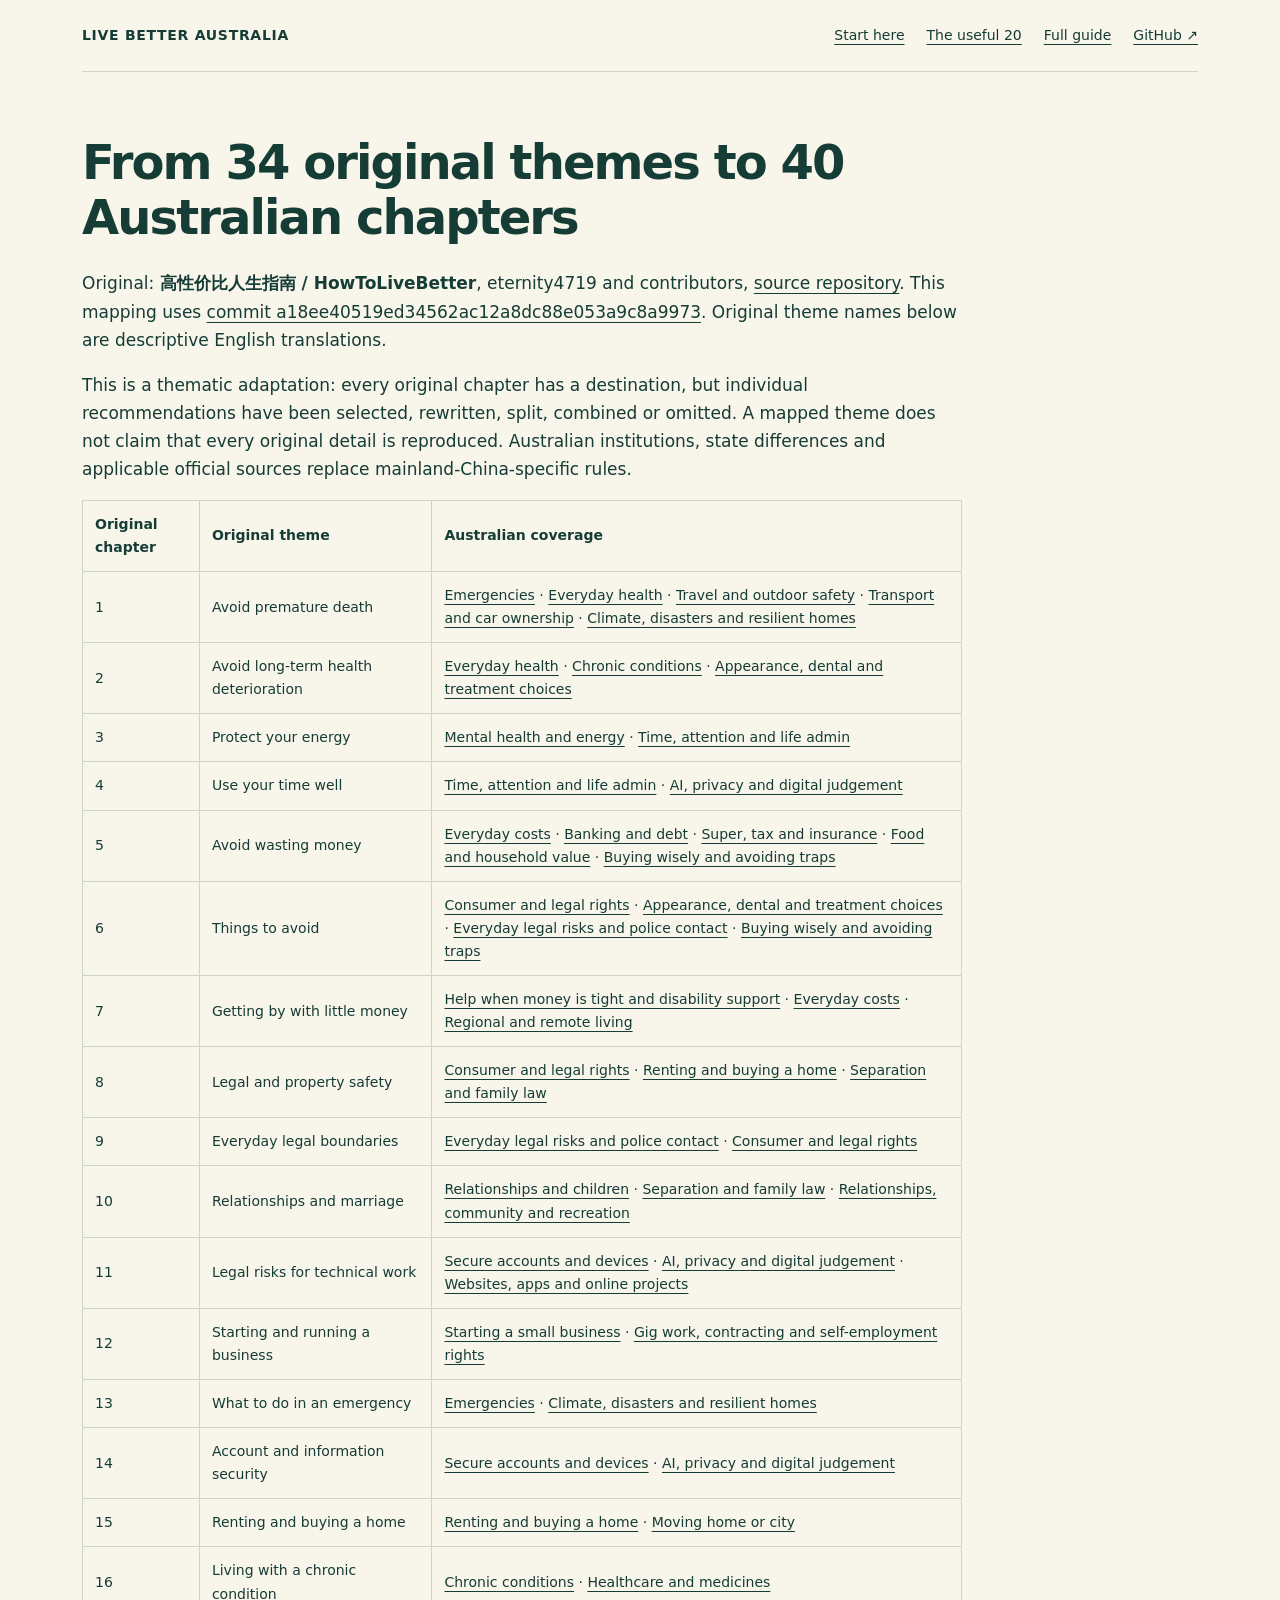
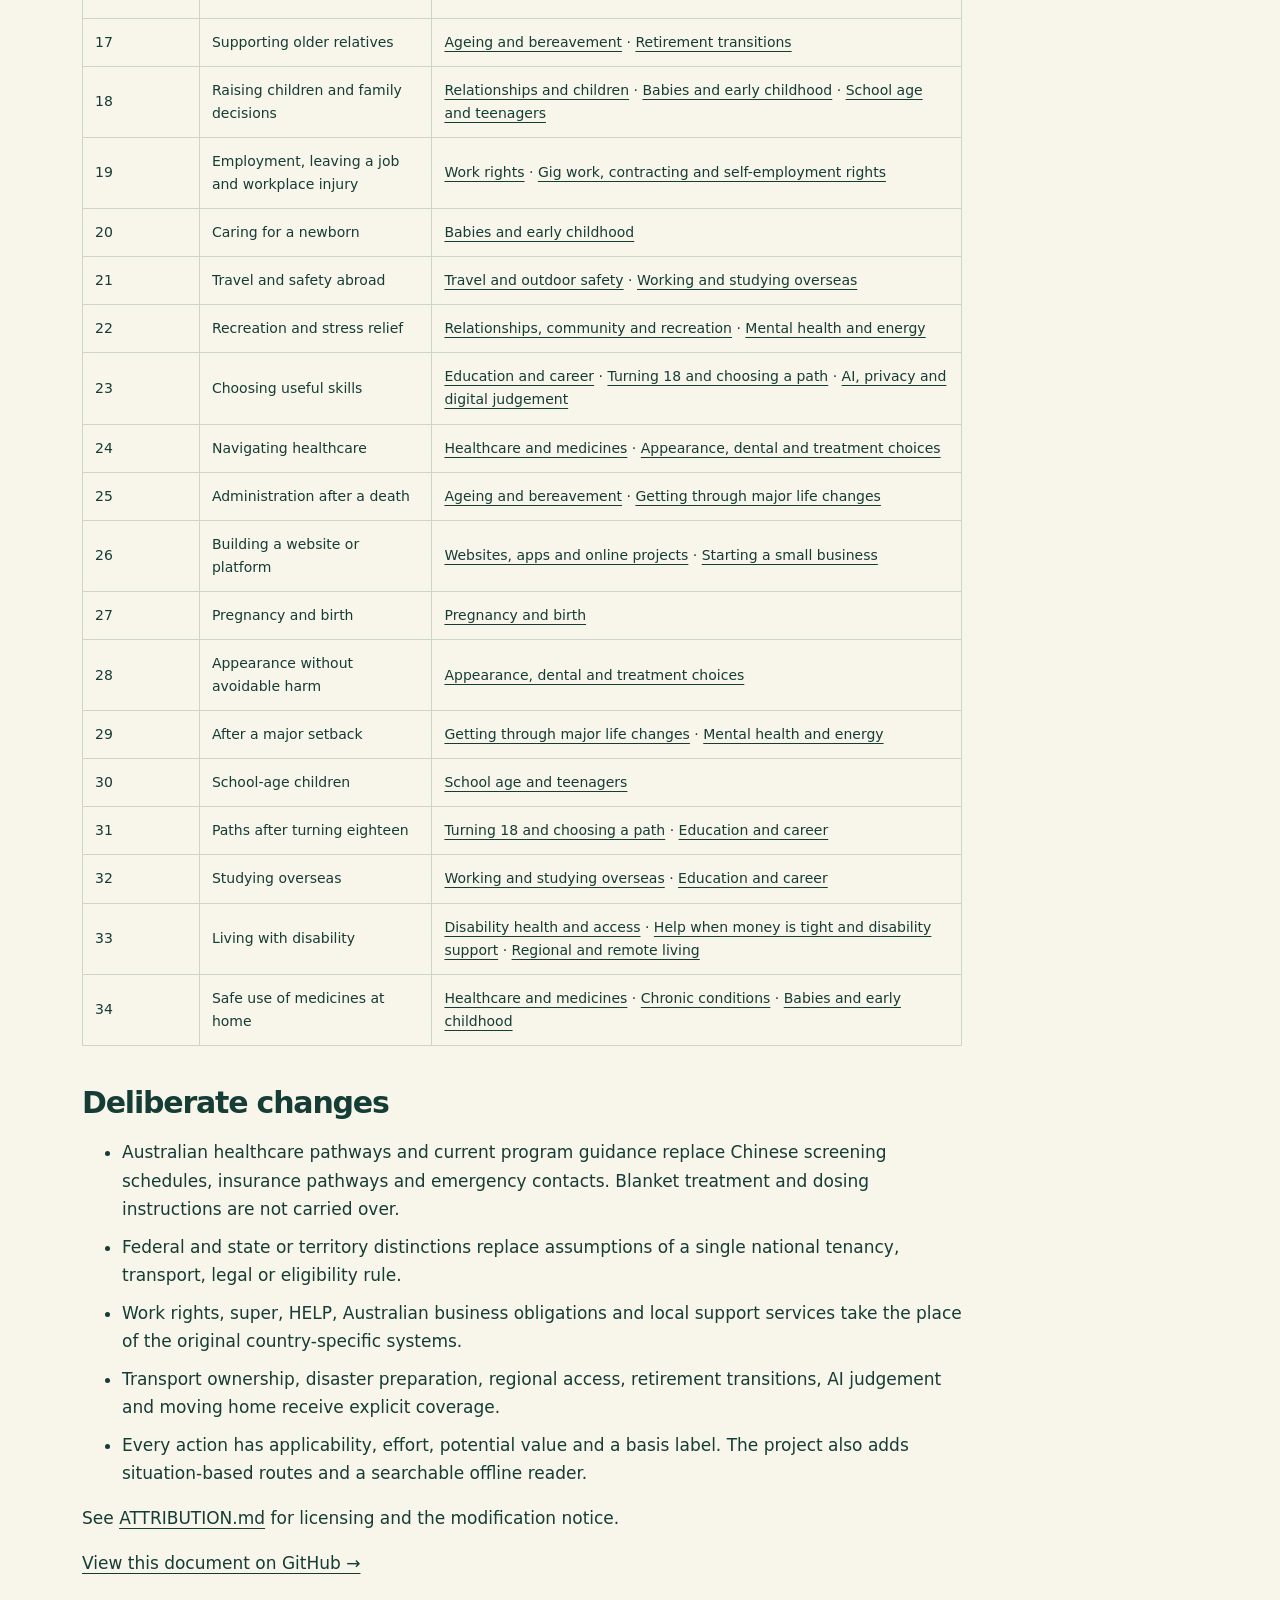
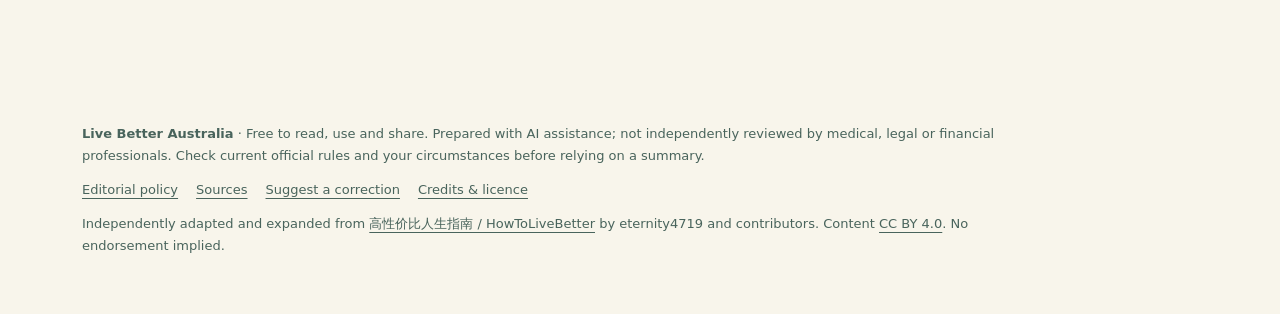
<file: source-map.html>
<!doctype html><html lang="en-AU"><head><meta charset="utf-8"><meta name="viewport" content="width=device-width,initial-scale=1"><title>From 34 original themes to 40 Australian chapters — Live Better Australia</title><meta name="description" content="From 34 original themes to 40 Australian chapters for Live Better Australia, the free Australian life playbook."><link rel="canonical" href="https://gerrygao1995-coder.github.io/live-better-australia/source-map.html"><meta property="og:type" content="website"><meta property="og:locale" content="en_AU"><meta property="og:title" content="From 34 original themes to 40 Australian chapters"><meta property="og:description" content="From 34 original themes to 40 Australian chapters for Live Better Australia, the free Australian life playbook."><meta property="og:url" content="https://gerrygao1995-coder.github.io/live-better-australia/source-map.html"><meta property="og:image" content="https://gerrygao1995-coder.github.io/live-better-australia/social-preview.png"><meta name="twitter:card" content="summary_large_image"><link rel="stylesheet" href="site.css"></head><body data-page=""><a class="skip" href="#main">Skip to content</a><div class="wrap"><nav class="nav" aria-label="Main navigation"><a class="brand" href="index.html">LIVE BETTER AUSTRALIA</a><div class="nav-links"><a href="start-here.html" >Start here</a><a href="20-useful-things.html" >The useful 20</a><a href="index.html#explore">Full guide</a><a href="https://github.com/gerrygao1995-coder/live-better-australia">GitHub ↗</a></div></nav><main id="main"><div class="prose"><h1 id="from-34-original-themes-to-40-australian-chapters">From 34 original themes to 40 Australian chapters</h1><p>Original: <strong>高性价比人生指南 / HowToLiveBetter</strong>, eternity4719 and contributors, <a href="https://github.com/eternity4719/HowToLiveBetter">source repository</a>. This mapping uses <a href="https://github.com/eternity4719/HowToLiveBetter/tree/a18ee40519ed34562ac12a8dc88e053a9c8a9973">commit a18ee40519ed34562ac12a8dc88e053a9c8a9973</a>. Original theme names below are descriptive English translations.</p><p>This is a thematic adaptation: every original chapter has a destination, but individual recommendations have been selected, rewritten, split, combined or omitted. A mapped theme does not claim that every original detail is reproduced. Australian institutions, state differences and applicable official sources replace mainland-China-specific rules.</p><div class="table-wrap"><table><thead><tr><th>Original chapter</th><th>Original theme</th><th>Australian coverage</th></tr></thead><tbody><tr><td>1</td><td>Avoid premature death</td><td><a href="index.html#chapter-1">Emergencies</a> · <a href="index.html#chapter-2">Everyday health</a> · <a href="index.html#chapter-17">Travel and outdoor safety</a> · <a href="index.html#chapter-25">Transport and car ownership</a> · <a href="index.html#chapter-26">Climate, disasters and resilient homes</a></td></tr><tr><td>2</td><td>Avoid long-term health deterioration</td><td><a href="index.html#chapter-2">Everyday health</a> · <a href="index.html#chapter-19">Chronic conditions</a> · <a href="index.html#chapter-24">Appearance, dental and treatment choices</a></td></tr><tr><td>3</td><td>Protect your energy</td><td><a href="index.html#chapter-4">Mental health and energy</a> · <a href="index.html#chapter-18">Time, attention and life admin</a></td></tr><tr><td>4</td><td>Use your time well</td><td><a href="index.html#chapter-18">Time, attention and life admin</a> · <a href="index.html#chapter-35">AI, privacy and digital judgement</a></td></tr><tr><td>5</td><td>Avoid wasting money</td><td><a href="index.html#chapter-5">Everyday costs</a> · <a href="index.html#chapter-7">Banking and debt</a> · <a href="index.html#chapter-8">Super, tax and insurance</a> · <a href="index.html#chapter-27">Food and household value</a> · <a href="index.html#chapter-34">Buying wisely and avoiding traps</a></td></tr><tr><td>6</td><td>Things to avoid</td><td><a href="index.html#chapter-14">Consumer and legal rights</a> · <a href="index.html#chapter-24">Appearance, dental and treatment choices</a> · <a href="index.html#chapter-31">Everyday legal risks and police contact</a> · <a href="index.html#chapter-34">Buying wisely and avoiding traps</a></td></tr><tr><td>7</td><td>Getting by with little money</td><td><a href="index.html#chapter-9">Help when money is tight and disability support</a> · <a href="index.html#chapter-5">Everyday costs</a> · <a href="index.html#chapter-29">Regional and remote living</a></td></tr><tr><td>8</td><td>Legal and property safety</td><td><a href="index.html#chapter-14">Consumer and legal rights</a> · <a href="index.html#chapter-6">Renting and buying a home</a> · <a href="index.html#chapter-30">Separation and family law</a></td></tr><tr><td>9</td><td>Everyday legal boundaries</td><td><a href="index.html#chapter-31">Everyday legal risks and police contact</a> · <a href="index.html#chapter-14">Consumer and legal rights</a></td></tr><tr><td>10</td><td>Relationships and marriage</td><td><a href="index.html#chapter-12">Relationships and children</a> · <a href="index.html#chapter-30">Separation and family law</a> · <a href="index.html#chapter-39">Relationships, community and recreation</a></td></tr><tr><td>11</td><td>Legal risks for technical work</td><td><a href="index.html#chapter-15">Secure accounts and devices</a> · <a href="index.html#chapter-35">AI, privacy and digital judgement</a> · <a href="index.html#chapter-38">Websites, apps and online projects</a></td></tr><tr><td>12</td><td>Starting and running a business</td><td><a href="index.html#chapter-16">Starting a small business</a> · <a href="index.html#chapter-32">Gig work, contracting and self-employment rights</a></td></tr><tr><td>13</td><td>What to do in an emergency</td><td><a href="index.html#chapter-1">Emergencies</a> · <a href="index.html#chapter-26">Climate, disasters and resilient homes</a></td></tr><tr><td>14</td><td>Account and information security</td><td><a href="index.html#chapter-15">Secure accounts and devices</a> · <a href="index.html#chapter-35">AI, privacy and digital judgement</a></td></tr><tr><td>15</td><td>Renting and buying a home</td><td><a href="index.html#chapter-6">Renting and buying a home</a> · <a href="index.html#chapter-36">Moving home or city</a></td></tr><tr><td>16</td><td>Living with a chronic condition</td><td><a href="index.html#chapter-19">Chronic conditions</a> · <a href="index.html#chapter-3">Healthcare and medicines</a></td></tr><tr><td>17</td><td>Supporting older relatives</td><td><a href="index.html#chapter-13">Ageing and bereavement</a> · <a href="index.html#chapter-28">Retirement transitions</a></td></tr><tr><td>18</td><td>Raising children and family decisions</td><td><a href="index.html#chapter-12">Relationships and children</a> · <a href="index.html#chapter-21">Babies and early childhood</a> · <a href="index.html#chapter-22">School age and teenagers</a></td></tr><tr><td>19</td><td>Employment, leaving a job and workplace injury</td><td><a href="index.html#chapter-10">Work rights</a> · <a href="index.html#chapter-32">Gig work, contracting and self-employment rights</a></td></tr><tr><td>20</td><td>Caring for a newborn</td><td><a href="index.html#chapter-21">Babies and early childhood</a></td></tr><tr><td>21</td><td>Travel and safety abroad</td><td><a href="index.html#chapter-17">Travel and outdoor safety</a> · <a href="index.html#chapter-37">Working and studying overseas</a></td></tr><tr><td>22</td><td>Recreation and stress relief</td><td><a href="index.html#chapter-39">Relationships, community and recreation</a> · <a href="index.html#chapter-4">Mental health and energy</a></td></tr><tr><td>23</td><td>Choosing useful skills</td><td><a href="index.html#chapter-11">Education and career</a> · <a href="index.html#chapter-33">Turning 18 and choosing a path</a> · <a href="index.html#chapter-35">AI, privacy and digital judgement</a></td></tr><tr><td>24</td><td>Navigating healthcare</td><td><a href="index.html#chapter-3">Healthcare and medicines</a> · <a href="index.html#chapter-24">Appearance, dental and treatment choices</a></td></tr><tr><td>25</td><td>Administration after a death</td><td><a href="index.html#chapter-13">Ageing and bereavement</a> · <a href="index.html#chapter-40">Getting through major life changes</a></td></tr><tr><td>26</td><td>Building a website or platform</td><td><a href="index.html#chapter-38">Websites, apps and online projects</a> · <a href="index.html#chapter-16">Starting a small business</a></td></tr><tr><td>27</td><td>Pregnancy and birth</td><td><a href="index.html#chapter-20">Pregnancy and birth</a></td></tr><tr><td>28</td><td>Appearance without avoidable harm</td><td><a href="index.html#chapter-24">Appearance, dental and treatment choices</a></td></tr><tr><td>29</td><td>After a major setback</td><td><a href="index.html#chapter-40">Getting through major life changes</a> · <a href="index.html#chapter-4">Mental health and energy</a></td></tr><tr><td>30</td><td>School-age children</td><td><a href="index.html#chapter-22">School age and teenagers</a></td></tr><tr><td>31</td><td>Paths after turning eighteen</td><td><a href="index.html#chapter-33">Turning 18 and choosing a path</a> · <a href="index.html#chapter-11">Education and career</a></td></tr><tr><td>32</td><td>Studying overseas</td><td><a href="index.html#chapter-37">Working and studying overseas</a> · <a href="index.html#chapter-11">Education and career</a></td></tr><tr><td>33</td><td>Living with disability</td><td><a href="index.html#chapter-23">Disability health and access</a> · <a href="index.html#chapter-9">Help when money is tight and disability support</a> · <a href="index.html#chapter-29">Regional and remote living</a></td></tr><tr><td>34</td><td>Safe use of medicines at home</td><td><a href="index.html#chapter-3">Healthcare and medicines</a> · <a href="index.html#chapter-19">Chronic conditions</a> · <a href="index.html#chapter-21">Babies and early childhood</a></td></tr></tbody></table></div><h2 id="deliberate-changes">Deliberate changes</h2><ul><li>Australian healthcare pathways and current program guidance replace Chinese screening schedules, insurance pathways and emergency contacts. Blanket treatment and dosing instructions are not carried over.</li><li>Federal and state or territory distinctions replace assumptions of a single national tenancy, transport, legal or eligibility rule.</li><li>Work rights, super, HELP, Australian business obligations and local support services take the place of the original country-specific systems.</li><li>Transport ownership, disaster preparation, regional access, retirement transitions, AI judgement and moving home receive explicit coverage.</li><li>Every action has applicability, effort, potential value and a basis label. The project also adds situation-based routes and a searchable offline reader.</li></ul><p>See <a href="attribution.html">ATTRIBUTION.md</a> for licensing and the modification notice.</p><p class="no-print"><a href="https://github.com/gerrygao1995-coder/live-better-australia/blob/main/SOURCE-MAP.md">View this document on GitHub →</a></p></div></main><footer><p><strong>Live Better Australia</strong> · Free to read, use and share. Prepared with AI assistance; not independently reviewed by medical, legal or financial professionals. Check current official rules and your circumstances before relying on a summary.</p><div class="footer-links"><a href="editorial-policy.html">Editorial policy</a><a href="sources.html">Sources</a><a href="contributing.html">Suggest a correction</a><a href="attribution.html">Credits & licence</a></div><p>Independently adapted and expanded from <a href="https://github.com/eternity4719/HowToLiveBetter">高性价比人生指南 / HowToLiveBetter</a> by eternity4719 and contributors. Content <a href="https://creativecommons.org/licenses/by/4.0/">CC BY 4.0</a>. No endorsement implied.</p><p class="print-url">https://gerrygao1995-coder.github.io/live-better-australia/source-map.html</p></footer></div></body></html>
</file>
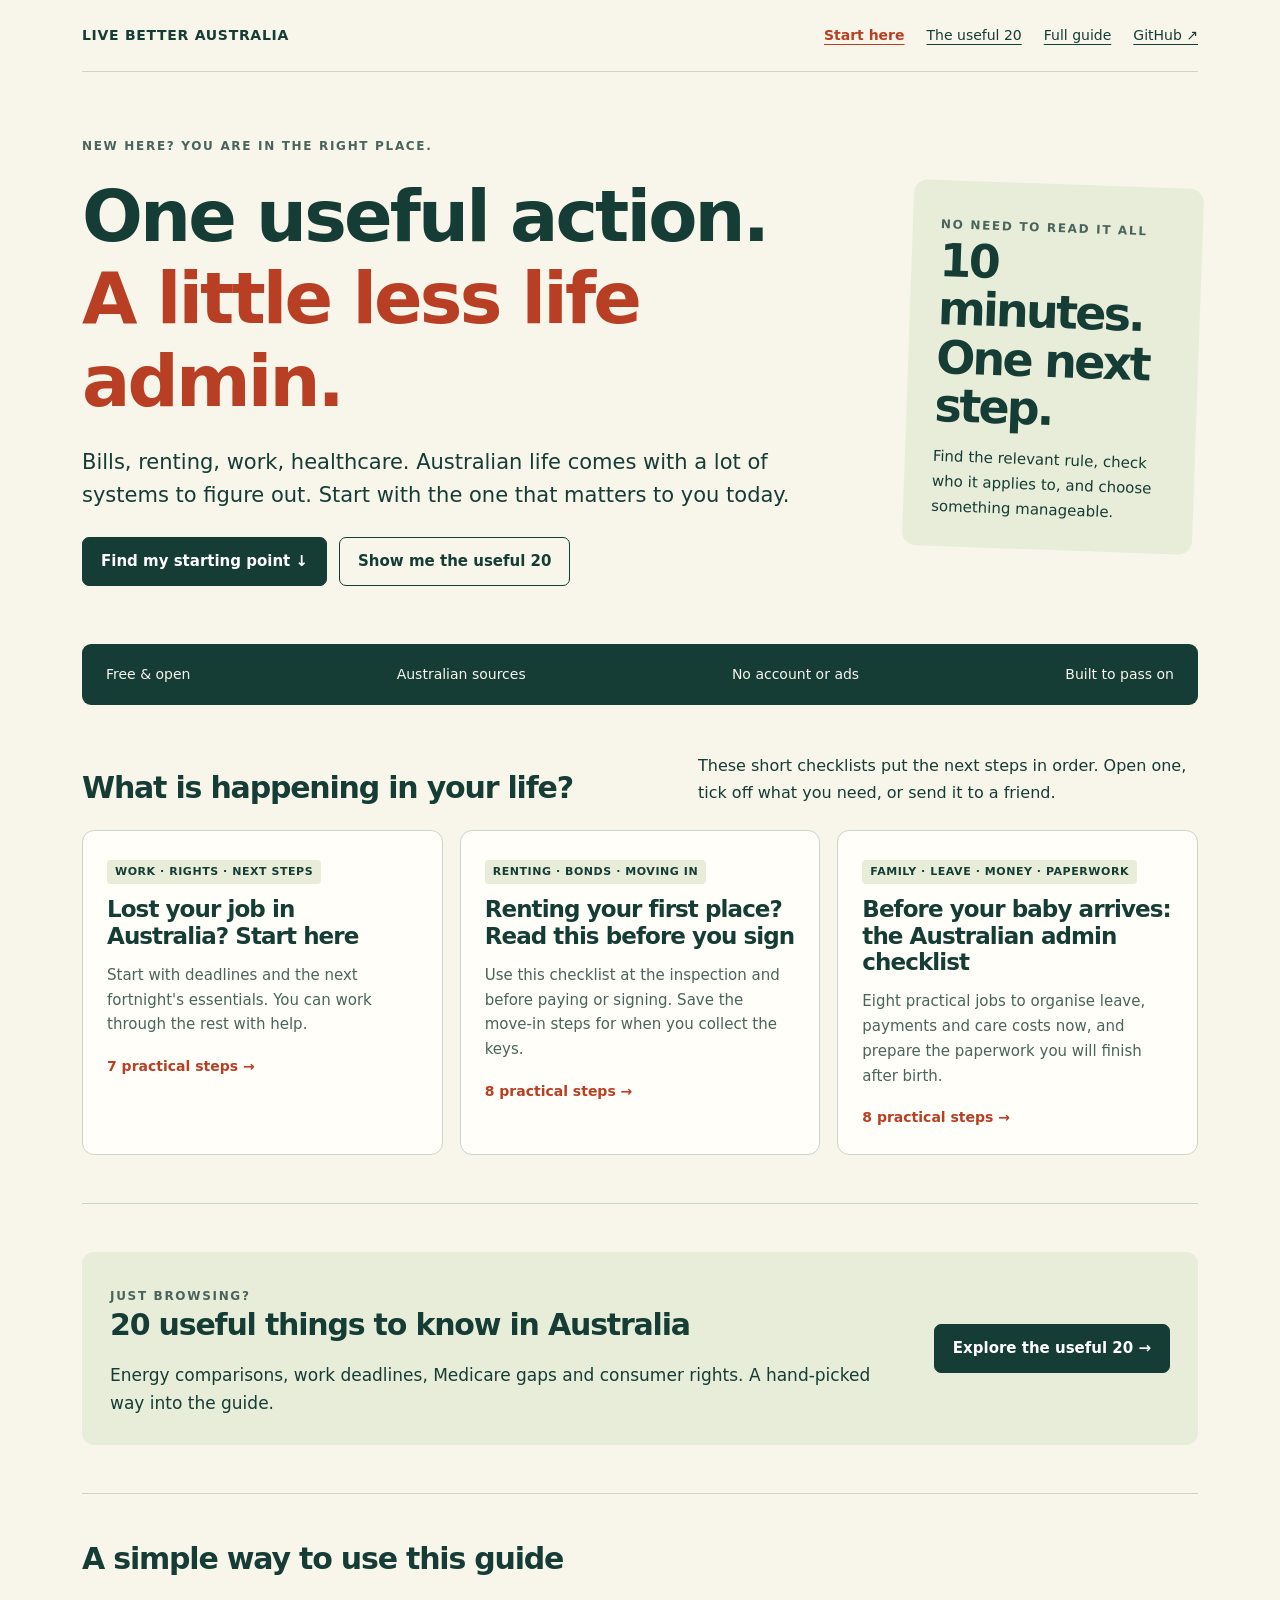
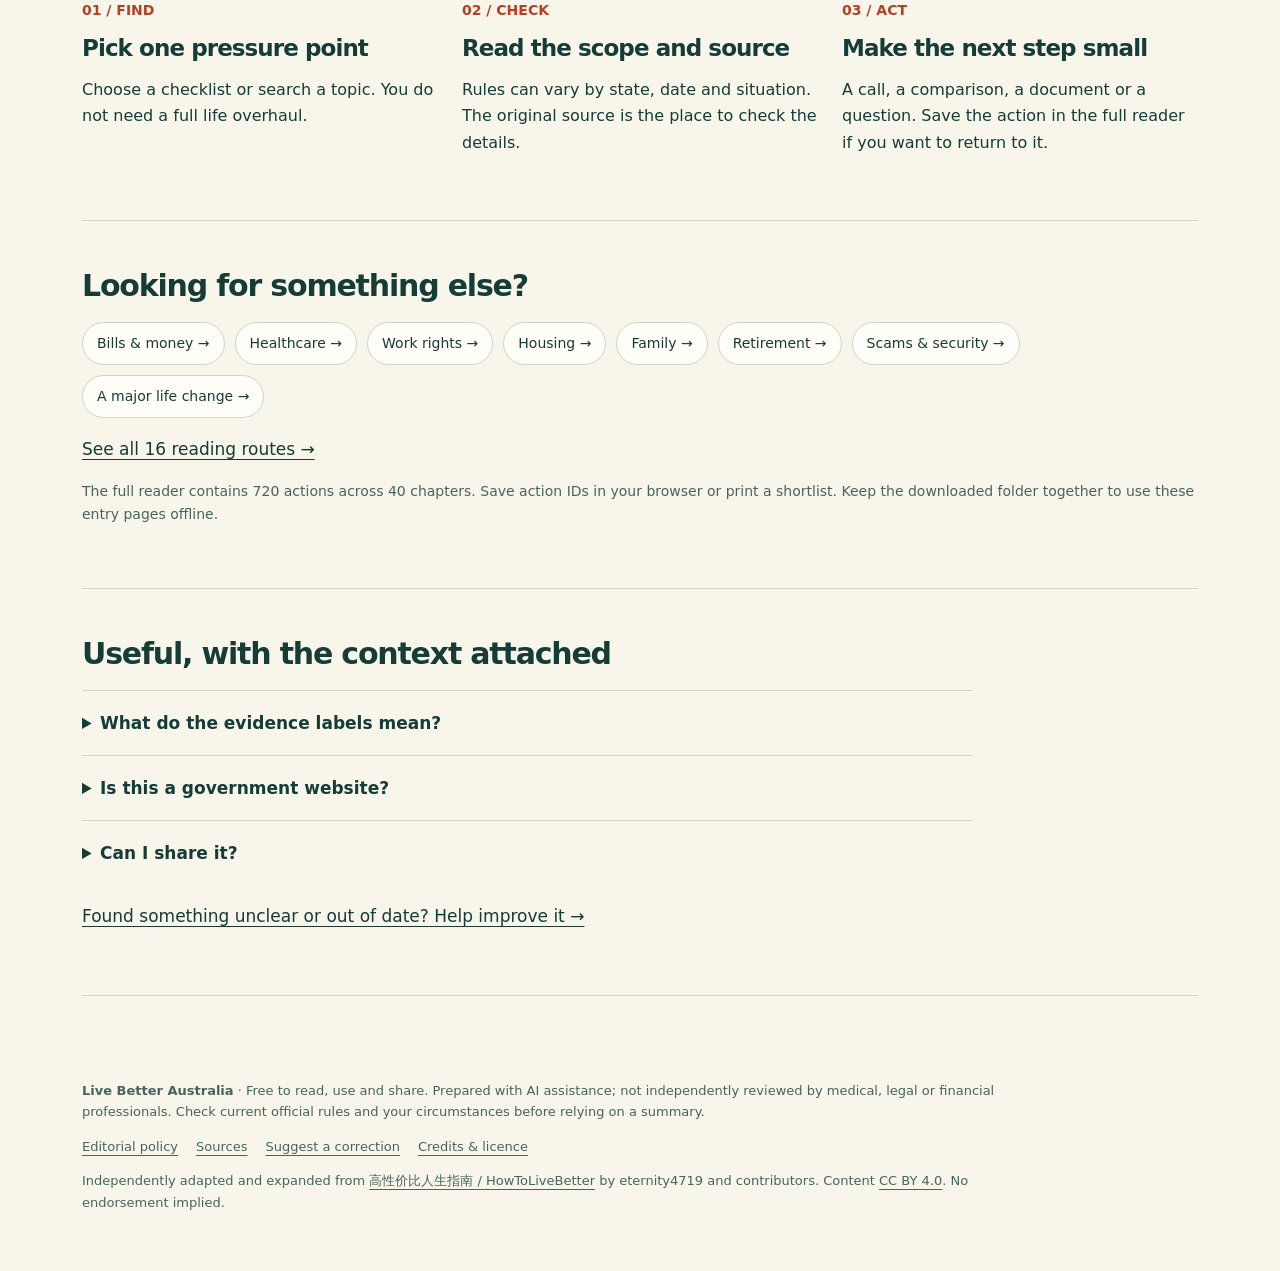
<file: start-here.html>
<!doctype html><html lang="en-AU"><head><meta charset="utf-8"><meta name="viewport" content="width=device-width,initial-scale=1"><title>Start here: one useful action — Live Better Australia</title><meta name="description" content="Find your next step in Australian life. Three practical checklists, 20 useful things to know, and a free searchable guide."><link rel="canonical" href="https://gerrygao1995-coder.github.io/live-better-australia/start-here.html"><meta property="og:type" content="website"><meta property="og:locale" content="en_AU"><meta property="og:title" content="Start here: one useful action"><meta property="og:description" content="Find your next step in Australian life. Three practical checklists, 20 useful things to know, and a free searchable guide."><meta property="og:url" content="https://gerrygao1995-coder.github.io/live-better-australia/start-here.html"><meta property="og:image" content="https://gerrygao1995-coder.github.io/live-better-australia/social-preview.png"><meta name="twitter:card" content="summary_large_image"><link rel="stylesheet" href="site.css"></head><body data-page=""><a class="skip" href="#main">Skip to content</a><div class="wrap"><nav class="nav" aria-label="Main navigation"><a class="brand" href="index.html">LIVE BETTER AUSTRALIA</a><div class="nav-links"><a href="start-here.html" aria-current="page">Start here</a><a href="20-useful-things.html" >The useful 20</a><a href="index.html#explore">Full guide</a><a href="https://github.com/gerrygao1995-coder/live-better-australia">GitHub ↗</a></div></nav><main id="main"><header class="hero hero-split"><div><div class="eyebrow">New here? You are in the right place.</div><h1>One useful action.<br><em>A little less life admin.</em></h1><p class="lede">Bills, renting, work, healthcare. Australian life comes with a lot of systems to figure out. Start with the one that matters to you today.</p><div class="buttons"><a class="button" href="#pick-a-path">Find my starting point ↓</a><a class="button secondary" href="20-useful-things.html">Show me the useful 20</a></div></div><aside class="aside"><span class="eyebrow">No need to read it all</span><strong>10 minutes.<br>One next step.</strong><p>Find the relevant rule, check who it applies to, and choose something manageable.</p></aside></header><div class="ribbon"><span>Free & open</span><span>Australian sources</span><span>No account or ads</span><span>Built to pass on</span></div><section id="pick-a-path" class="section"><div class="section-head"><h2>What is happening in your life?</h2><p>These short checklists put the next steps in order. Open one, tick off what you need, or send it to a friend.</p></div><div class="tiles"><a class="tile" href="lost-your-job.html"><span class="pill">WORK · RIGHTS · NEXT STEPS</span><h3>Lost your job in Australia? Start here</h3><p>Start with deadlines and the next fortnight&#39;s essentials. You can work through the rest with help.</p><span class="arrow">7 practical steps →</span></a><a class="tile" href="first-rental.html"><span class="pill">RENTING · BONDS · MOVING IN</span><h3>Renting your first place? Read this before you sign</h3><p>Use this checklist at the inspection and before paying or signing. Save the move-in steps for when you collect the keys.</p><span class="arrow">8 practical steps →</span></a><a class="tile" href="before-baby-arrives.html"><span class="pill">FAMILY · LEAVE · MONEY · PAPERWORK</span><h3>Before your baby arrives: the Australian admin checklist</h3><p>Eight practical jobs to organise leave, payments and care costs now, and prepare the paperwork you will finish after birth.</p><span class="arrow">8 practical steps →</span></a></div></section><section class="section"><div class="wide-link"><div><span class="eyebrow">Just browsing?</span><h2>20 useful things to know in Australia</h2><p>Energy comparisons, work deadlines, Medicare gaps and consumer rights. A hand-picked way into the guide.</p></div><a class="button" href="20-useful-things.html">Explore the useful 20 →</a></div></section><section class="section"><h2>A simple way to use this guide</h2><div class="steps-intro"><div><span class="step-number">01 / FIND</span><h3>Pick one pressure point</h3><p>Choose a checklist or search a topic. You do not need a full life overhaul.</p></div><div><span class="step-number">02 / CHECK</span><h3>Read the scope and source</h3><p>Rules can vary by state, date and situation. The original source is the place to check the details.</p></div><div><span class="step-number">03 / ACT</span><h3>Make the next step small</h3><p>A call, a comparison, a document or a question. Save the action in the full reader if you want to return to it.</p></div></div></section><section class="section"><h2>Looking for something else?</h2><div class="topic-links"><a href="index.html#chapter-5">Bills & money →</a><a href="index.html#chapter-3">Healthcare →</a><a href="index.html#chapter-10">Work rights →</a><a href="index.html#chapter-6">Housing →</a><a href="index.html#chapter-12">Family →</a><a href="index.html#chapter-28">Retirement →</a><a href="index.html#chapter-15">Scams & security →</a><a href="index.html#chapter-40">A major life change →</a></div><p><a href="scenarios.html">See all 16 reading routes →</a></p><p class="note">The full reader contains 720 actions across 40 chapters. Save action IDs in your browser or print a shortlist. Keep the downloaded folder together to use these entry pages offline.</p></section><section class="section"><h2>Useful, with the context attached</h2><details><summary>What do the evidence labels mean?</summary><p><strong>Official rule</strong> points to a requirement or process. <strong>Official / professional guidance</strong> points to advice from a relevant primary source. <strong>Practical suggestion</strong> is editorial judgement. These are different kinds of support, not quality scores.</p></details><details><summary>Is this a government website?</summary><p>No. This is an independent, community-editable guide. Official sources are linked so you can check them directly. The project has no government or upstream endorsement.</p></details><details><summary>Can I share it?</summary><p>Yes. Share the page that fits someone's situation. Text is available under CC BY 4.0 with attribution. Please retain sources, limits and credits when adapting it.</p></details><p><a href="contributing.html">Found something unclear or out of date? Help improve it →</a></p></section></main><footer><p><strong>Live Better Australia</strong> · Free to read, use and share. Prepared with AI assistance; not independently reviewed by medical, legal or financial professionals. Check current official rules and your circumstances before relying on a summary.</p><div class="footer-links"><a href="editorial-policy.html">Editorial policy</a><a href="sources.html">Sources</a><a href="contributing.html">Suggest a correction</a><a href="attribution.html">Credits & licence</a></div><p>Independently adapted and expanded from <a href="https://github.com/eternity4719/HowToLiveBetter">高性价比人生指南 / HowToLiveBetter</a> by eternity4719 and contributors. Content <a href="https://creativecommons.org/licenses/by/4.0/">CC BY 4.0</a>. No endorsement implied.</p><p class="print-url">https://gerrygao1995-coder.github.io/live-better-australia/start-here.html</p></footer></div></body></html>
</file>
<file: site.css>
:root{--ink:#153c35;--paper:#f8f5eb;--accent:#b83f23;--line:#cbd5c9;--muted:#49645c;--white:#fffef8}*{box-sizing:border-box}[hidden]{display:none!important}html{scroll-behavior:smooth}body{margin:0;background:var(--paper);color:var(--ink);font:17px/1.65 system-ui,-apple-system,BlinkMacSystemFont,"Segoe UI",sans-serif}a{color:inherit;text-underline-offset:4px}button,input{font:inherit}a,button{-webkit-tap-highlight-color:transparent}button{cursor:pointer}a:focus-visible,button:focus-visible,input:focus-visible,summary:focus-visible{outline:3px solid var(--accent);outline-offset:4px}.wrap{max-width:1180px;margin:auto;padding:0 32px}.skip{position:absolute;top:-80px;left:16px;background:white;padding:12px;z-index:3}.skip:focus{top:12px}.nav{padding:24px 0;border-bottom:1px solid var(--line);display:flex;align-items:center;justify-content:space-between;gap:24px;font-size:14px}.brand{font-weight:850;letter-spacing:.05em;text-decoration:none}.nav-links{display:flex;gap:22px;flex-wrap:wrap}.nav-links a[aria-current=page]{color:var(--accent);font-weight:750}.eyebrow{font-size:12px;text-transform:uppercase;letter-spacing:.14em;font-weight:800;color:var(--muted)}h1,h2,h3{line-height:1.15;letter-spacing:-.04em}h1{font-size:clamp(42px,5.6vw,72px);margin:18px 0 24px;max-width:880px}h1 em{font-style:normal;color:var(--accent)}h2{font-size:30px;margin:0 0 18px}h3{font-size:23px;margin:12px 0}.lede{font-size:21px;max-width:740px;line-height:1.55}.hero{padding:65px 0 46px}.hero-split{display:grid;grid-template-columns:1fr 290px;gap:45px;align-items:center}.aside{background:#e8edda;border-radius:14px;padding:28px;transform:rotate(2deg)}.aside strong{display:block;font-size:46px;letter-spacing:-.06em;line-height:1.05}.aside p{font-size:15px;margin-bottom:0}.buttons{display:flex;flex-wrap:wrap;align-items:center;gap:12px;margin:26px 0 12px}.button{border:1px solid var(--ink);border-radius:7px;padding:11px 18px;background:var(--ink);color:white;display:inline-block;font-size:15px;font-weight:750;text-decoration:none}.button:hover{background:#25594b}.button.secondary{background:transparent;color:var(--ink)}.muted,.note{color:var(--muted);font-size:14px}.ribbon{padding:19px 24px;border-radius:9px;background:var(--ink);color:var(--paper);display:flex;gap:24px;justify-content:space-between;font-size:14px}.section{padding:48px 0;border-bottom:1px solid var(--line)}.section-head{display:flex;align-items:end;justify-content:space-between;gap:24px;margin-bottom:24px}.section-head h2{margin:0}.section-head p{max-width:500px;margin:0;font-size:16px}.tiles{display:grid;grid-template-columns:repeat(3,minmax(0,1fr));gap:17px}.tile{display:block;border:1px solid var(--line);border-radius:12px;padding:24px;background:var(--white);text-decoration:none}.tile:hover{border-color:var(--accent);box-shadow:0 6px 16px #153c350b}.tile p{font-size:15px;color:var(--muted);margin:14px 0}.tile .arrow{font-size:14px;font-weight:750;color:var(--accent)}.pill{font-size:11px;letter-spacing:.05em;text-transform:uppercase;font-weight:800;display:inline-block;background:#e8edda;padding:3px 8px;border-radius:4px}.steps-intro{display:grid;grid-template-columns:repeat(3,minmax(0,1fr));gap:24px}.step-number{font-size:14px;font-weight:800;color:var(--accent)}.steps-intro p{font-size:16px}.wide-link{display:flex;gap:25px;align-items:center;justify-content:space-between;background:#e8edda;border-radius:12px;padding:28px}.wide-link p{margin-bottom:0}.wide-link .button{flex-shrink:0}.topic-links{display:flex;flex-wrap:wrap;gap:10px}.topic-links a{padding:9px 14px;border:1px solid var(--line);border-radius:30px;background:var(--white);text-decoration:none;font-size:14px}.featured-grid{display:grid;grid-template-columns:repeat(2,minmax(0,1fr));gap:18px;counter-reset:tip}.feature{border:1px solid var(--line);border-radius:12px;background:var(--white);padding:25px;scroll-margin-top:20px}.feature .number{font-size:12px;font-weight:800;color:var(--accent)}.feature h2{font-size:26px;margin:10px 0 16px}.feature p{font-size:16px}.feature .action{border-top:1px solid var(--line);padding-top:14px}.feature .scope{font-size:13px;color:var(--muted)}.feature .read{font-size:14px;font-weight:750}.source-links{font-size:13px;overflow-wrap:anywhere}.source-links a{display:inline;margin-right:12px}.checklist{max-width:890px;list-style:none;padding:0;counter-reset:steps}.checklist li{counter-increment:steps;background:var(--white);border:1px solid var(--line);border-radius:11px;padding:23px 25px;margin:15px 0;break-inside:avoid}.check-title{display:flex;gap:13px;align-items:start}.check-title input{margin:6px 0 0;width:22px;height:22px;flex-shrink:0;accent-color:var(--ink)}.check-title label{font-weight:750;font-size:21px;line-height:1.3;cursor:pointer}.check-title label:before{content:counter(steps,decimal-leading-zero)' / ';font-size:12px;color:var(--accent);vertical-align:middle}.checklist li:has(input:checked){background:#edf1e5}.checklist p{margin:12px 0}.checklist .links{font-size:13px}.scope-box{max-width:890px;border-left:4px solid var(--accent);padding:8px 20px;background:#efeedd;font-size:15px}.check-toolbar{display:flex;gap:20px;align-items:center;flex-wrap:wrap;margin:24px 0 10px}.check-toolbar p{margin:0}.status{font-size:14px;min-height:24px;color:var(--muted)}.copy-field{display:block;width:100%;max-width:800px;border:1px solid var(--line);padding:10px;border-radius:5px;background:white;color:var(--ink);font-size:14px}.prose{max-width:880px;padding:45px 0}.prose h1{font-size:48px}.prose h2{margin-top:40px}.prose h3{margin-top:30px}.prose li{margin:10px 0}.prose a{overflow-wrap:anywhere}.prose table{border-collapse:collapse;font-size:14px;width:100%}.prose td,.prose th{border:1px solid var(--line);padding:12px;text-align:left}.table-wrap{overflow:auto}.prose blockquote{border-left:3px solid var(--accent);margin:20px 0;padding-left:22px}.prose code{background:#e8edda;padding:2px 5px;font-size:.9em}.prose hr{border:0;border-top:1px solid var(--line);margin:30px 0}details{padding:18px 0;border-top:1px solid var(--line);max-width:890px}summary{cursor:pointer;font-weight:750}footer{padding:35px 0 45px;margin-top:36px;font-size:13px;color:var(--muted)}footer p{max-width:950px}.footer-links{display:flex;gap:18px;flex-wrap:wrap}.print-url{display:none}
@media(max-width:800px){.wrap{padding:0 20px}.nav{align-items:flex-start;gap:18px}.brand{font-size:12px;max-width:125px}.nav-links{gap:10px 16px;font-size:12px;justify-content:flex-end}.hero{padding:36px 0}.hero-split{grid-template-columns:1fr;gap:15px}.aside{display:none}.tiles,.steps-intro,.featured-grid{grid-template-columns:1fr}.section{padding:32px 0}.section-head,.wide-link{display:block}.section-head p{margin-top:15px}.wide-link .button{margin-top:20px}.ribbon{flex-wrap:wrap;gap:8px 20px;font-size:12px}.lede{font-size:18px}.checklist li{padding:20px 17px}.check-title label{font-size:19px}.prose h1{font-size:36px}.prose{padding-top:25px}}
@media(prefers-reduced-motion:reduce){html{scroll-behavior:auto}}
@media print{@page{margin:14mm}body{background:white;color:#111;font-size:10pt;line-height:1.4}.wrap{max-width:none;padding:0}.nav,.buttons,.check-toolbar,.status,.copy-field,.no-print,.skip,.section.related{display:none!important}.hero{padding:0 0 12px}h1{font-size:26pt;max-width:none;margin:9px 0}.lede{font-size:11pt}.eyebrow,.note,.muted{font-size:9pt}.scope-box{font-size:9pt;padding:7px 12px}.checklist{max-width:none}.checklist li{margin:8px 0;padding:10px 12px;border-color:#aaa}.check-title label{font-size:12pt}.check-title input{width:14px;height:14px;margin-top:2px}.checklist p{margin:5px 0}.checklist .source-links,.checklist .links{font-size:8pt}.print-url{display:block;font-size:8pt;overflow-wrap:anywhere}footer{font-size:8pt;margin:15px 0;padding:10px 0;border-top:1px solid #bbb}.footer-links{display:none}.featured-grid{display:block}.feature{break-inside:avoid;margin-bottom:12px;padding:15px}.feature h2{font-size:16pt}.feature p{font-size:10pt}a{text-decoration:none}.aside{display:none}}
</file>
